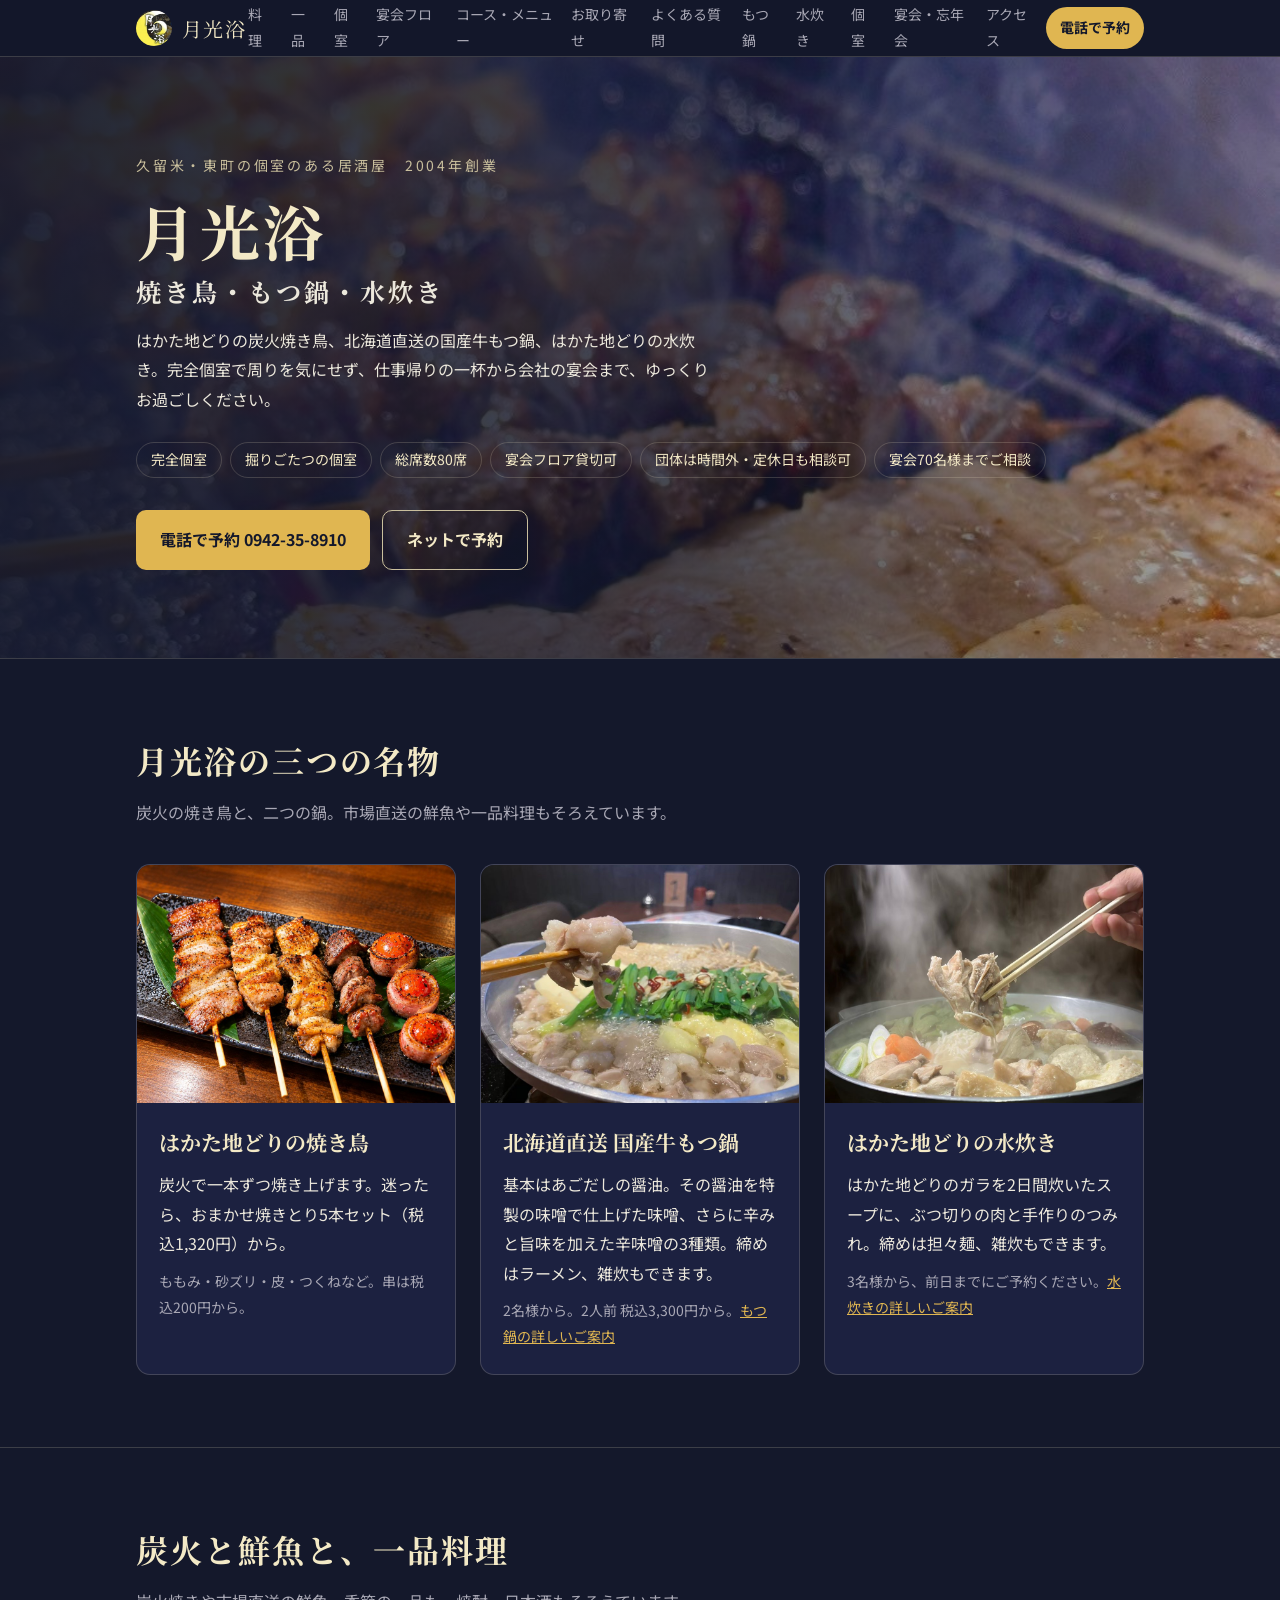
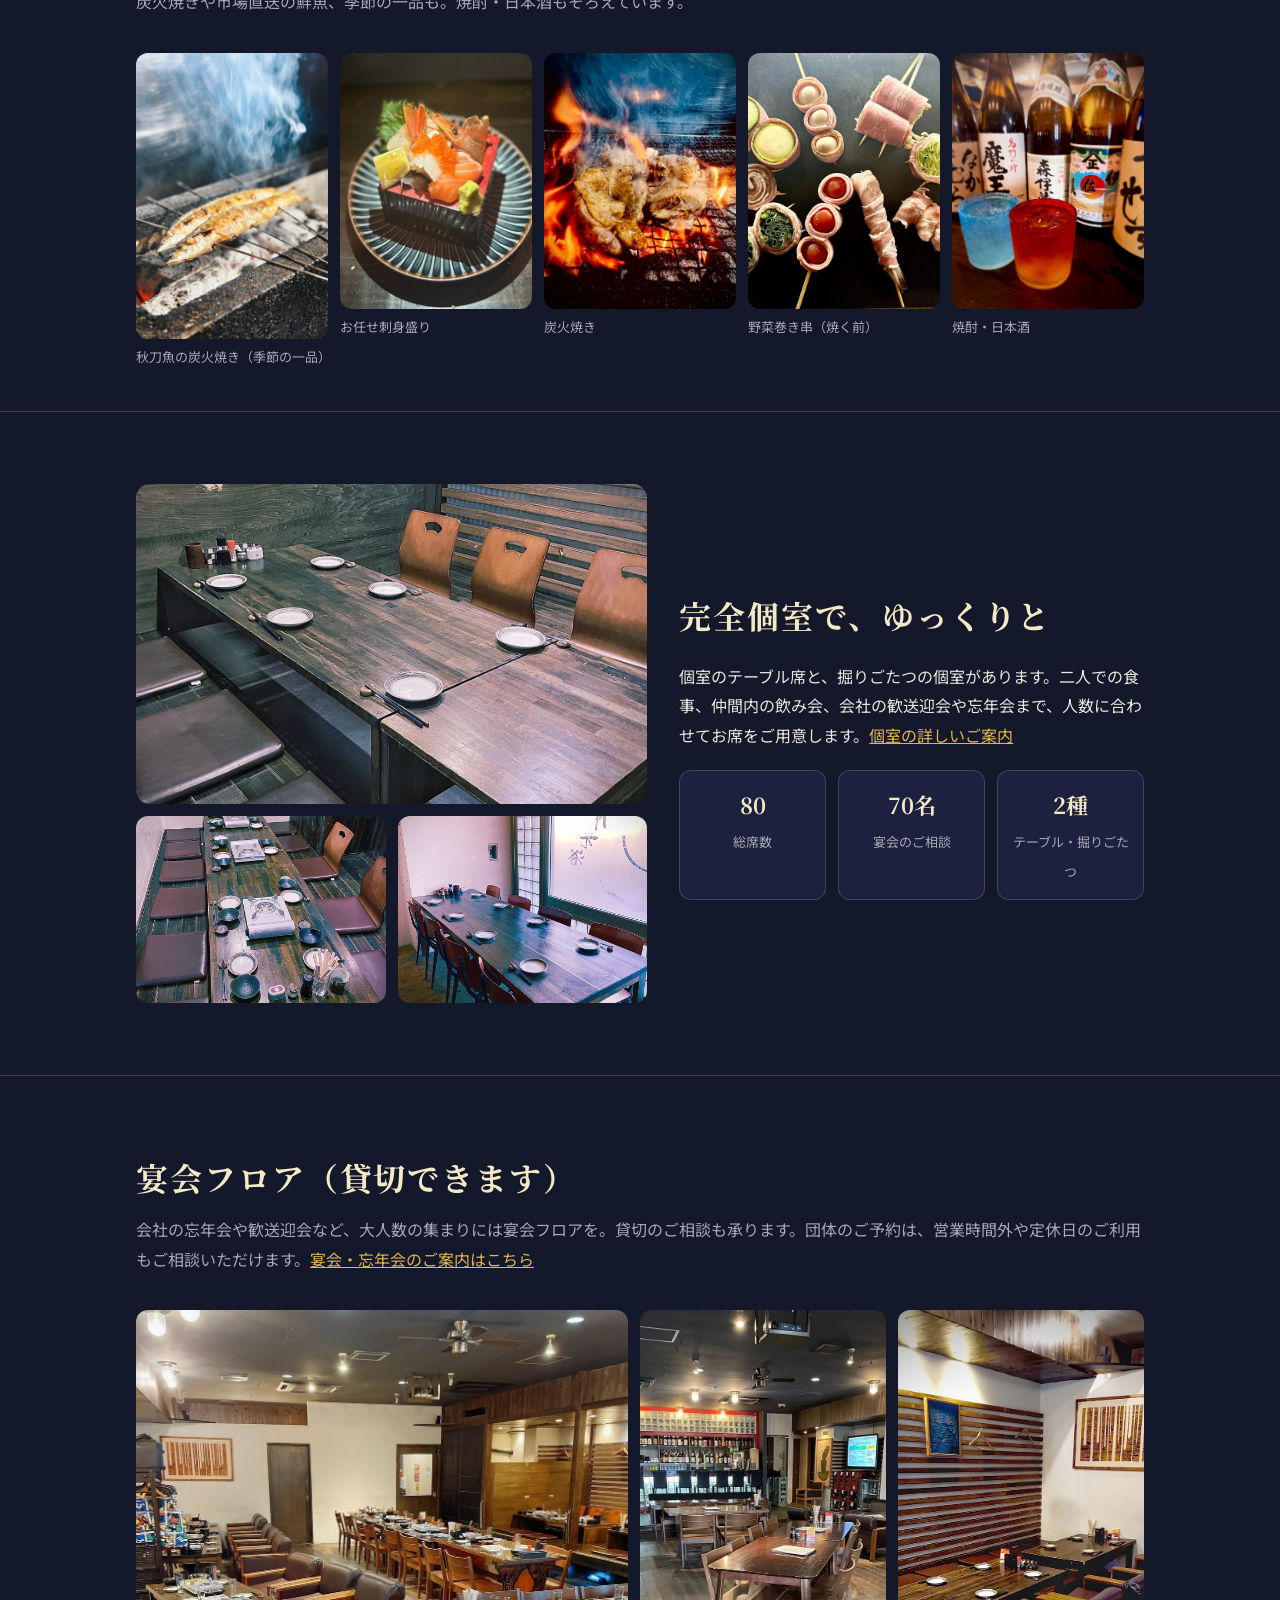
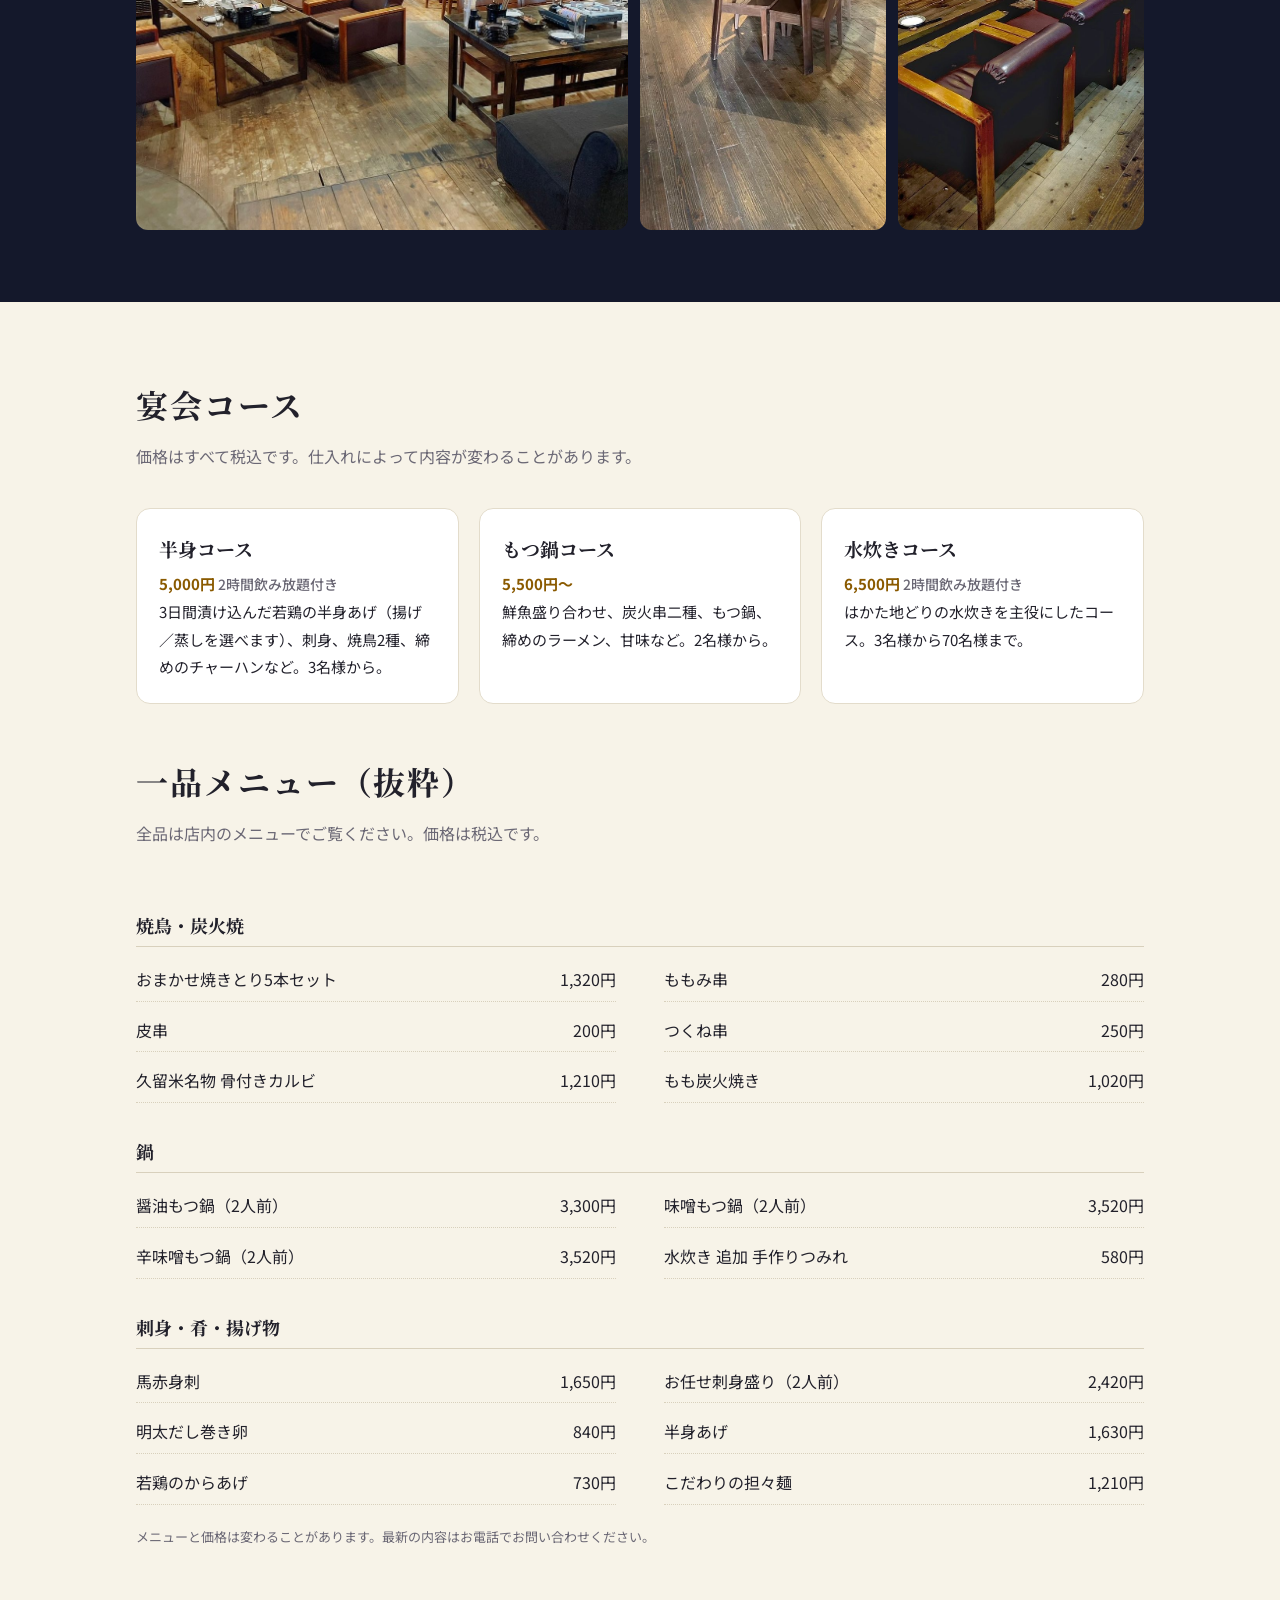
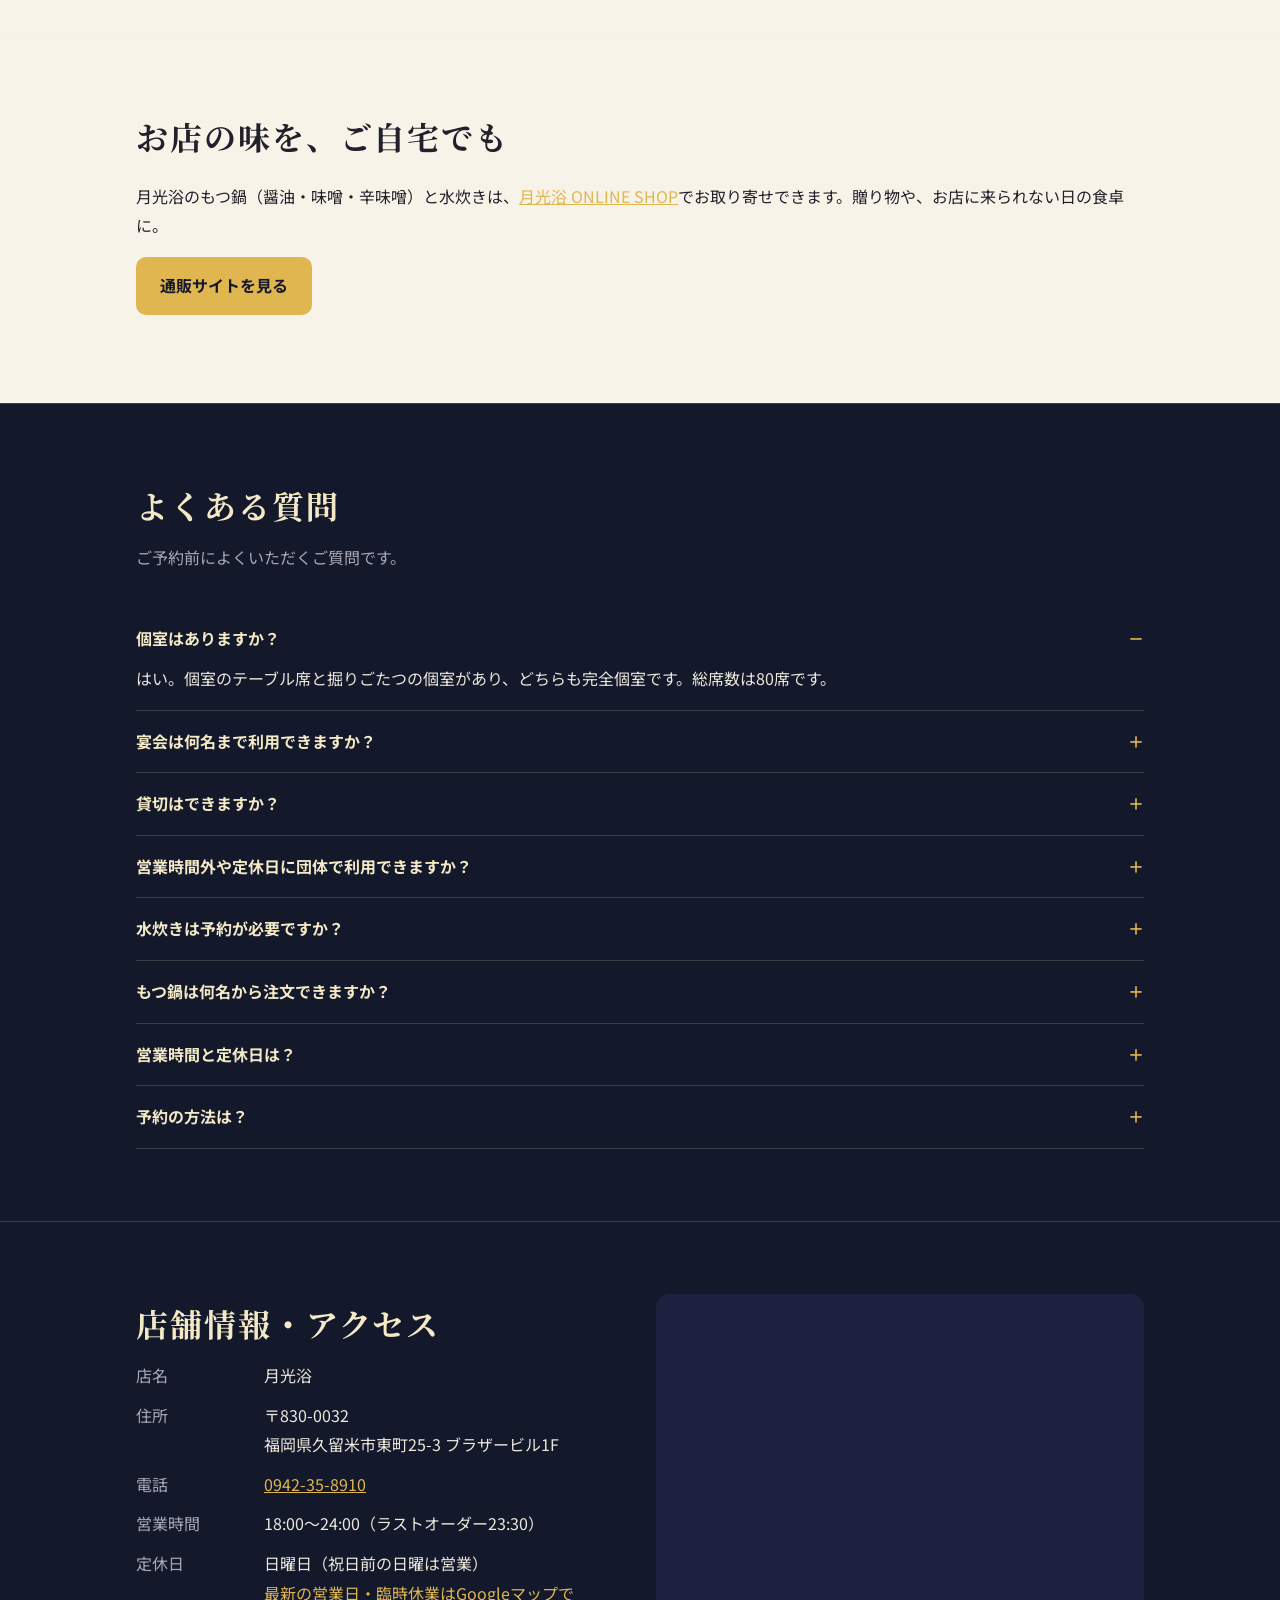
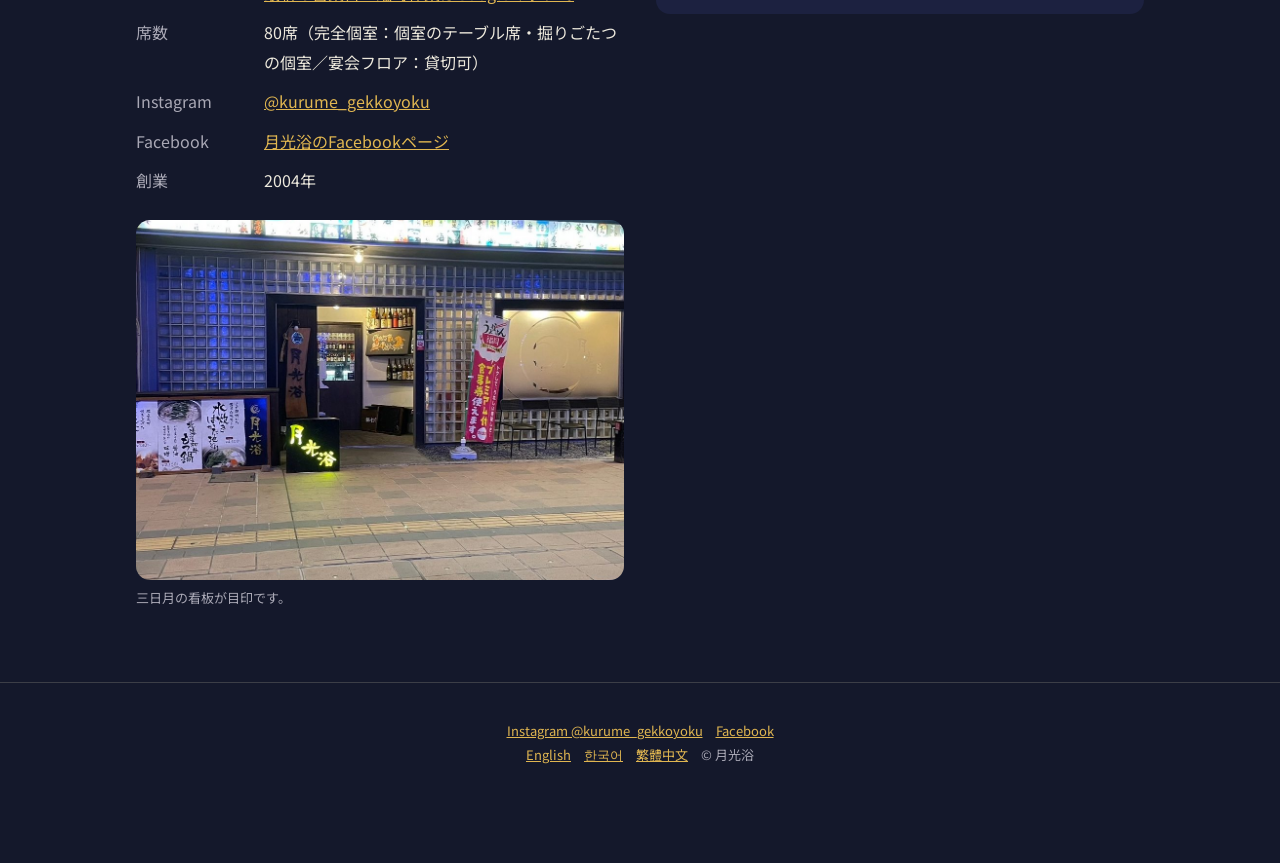
<file: index.html>
<!doctype html>
<html lang="ja">
<head>
<meta name="google-site-verification" content="cUD_s_K6UNd8lzvkbgrQ7DsgsO1ivqpZCBE9WH7XTWg" />
<meta charset="utf-8">
<meta name="viewport" content="width=device-width, initial-scale=1">
<title>月光浴｜久留米 個室のある居酒屋・焼き鳥・もつ鍋・水炊き</title>
<meta name="description" content="久留米・東町の居酒屋「月光浴」。完全個室・掘りごたつの個室あり。はかた地どりの炭火焼き鳥、北海道直送の国産牛もつ鍋、はかた地どりの水炊き。総席数80席で、少人数のお食事から会社の宴会まで。ご予約は0942-35-8910。">
<meta property="og:type" content="restaurant">
<meta property="og:title" content="月光浴｜久留米 個室のある居酒屋">
<meta property="og:description" content="はかた地どりの焼き鳥・もつ鍋・水炊き。完全個室の居酒屋（久留米・東町、2004年創業）">
<meta property="og:image" content="https://imprint283-boop.github.io/gekkoyoku/images/og.jpg">
<meta property="og:url" content="https://imprint283-boop.github.io/gekkoyoku/">
<link rel="canonical" href="https://imprint283-boop.github.io/gekkoyoku/">
<link rel="alternate" hreflang="ja" href="https://imprint283-boop.github.io/gekkoyoku/">
<link rel="alternate" hreflang="en" href="https://imprint283-boop.github.io/gekkoyoku/en/">
<link rel="alternate" hreflang="ko" href="https://imprint283-boop.github.io/gekkoyoku/ko/">
<link rel="alternate" hreflang="zh-Hant" href="https://imprint283-boop.github.io/gekkoyoku/zh-hant/">
<link rel="alternate" hreflang="x-default" href="https://imprint283-boop.github.io/gekkoyoku/">
<meta name="theme-color" content="#14182b">
<link rel="preconnect" href="https://fonts.googleapis.com">
<link rel="preconnect" href="https://fonts.gstatic.com" crossorigin>
<link href="https://fonts.googleapis.com/css2?family=Noto+Serif+JP:wght@500;700&family=Noto+Sans+JP:wght@400;500;700&display=swap" rel="stylesheet">

<script type="application/ld+json">
{
  "@context": "https://schema.org",
  "@type": "Restaurant",
  "@id": "https://imprint283-boop.github.io/gekkoyoku/#restaurant",
  "name": "月光浴",
  "alternateName": "月光浴",
  "url": "https://imprint283-boop.github.io/gekkoyoku/",
  "description": "久留米・東町の個室のある居酒屋。はかた地どりの炭火焼き鳥、北海道直送の国産牛もつ鍋、はかた地どりの水炊き。完全個室、総席数80席。2004年創業。",
  "image": [
    "https://imprint283-boop.github.io/gekkoyoku/images/og.jpg",
    "https://imprint283-boop.github.io/gekkoyoku/images/yakitori.jpg",
    "https://imprint283-boop.github.io/gekkoyoku/images/motsunabe.jpg",
    "https://imprint283-boop.github.io/gekkoyoku/images/mizutaki.jpg",
    "https://imprint283-boop.github.io/gekkoyoku/images/koshitsu.jpg",
    "https://imprint283-boop.github.io/gekkoyoku/images/gaikan.jpg"
  ],
  "logo": "https://imprint283-boop.github.io/gekkoyoku/images/logo.jpg",
  "foundingDate": "2004-11",
  "telephone": "+81-942-35-8910",
  "address": {
    "@type": "PostalAddress",
    "streetAddress": "東町25-3 ブラザービル1F",
    "addressLocality": "久留米市",
    "addressRegion": "福岡県",
    "postalCode": "830-0032",
    "addressCountry": "JP"
  },
  "geo": {
    "@type": "GeoCoordinates",
    "latitude": 33.3133041,
    "longitude": 130.5167326
  },
  "hasMap": "https://www.google.com/maps/search/?api=1&query=%E6%9C%88%E5%85%89%E6%B5%B4%20%E4%B9%85%E7%95%99%E7%B1%B3%E5%B8%82%E6%9D%B1%E7%94%BA25-3",
  "openingHoursSpecification": [
    {
      "@type": "OpeningHoursSpecification",
      "dayOfWeek": [
        "Monday",
        "Tuesday",
        "Wednesday",
        "Thursday",
        "Friday",
        "Saturday"
      ],
      "opens": "18:00",
      "closes": "24:00"
    }
  ],
  "servesCuisine": [
    "居酒屋",
    "焼き鳥",
    "もつ鍋",
    "水炊き"
  ],
  "acceptsReservations": true,
  "maximumAttendeeCapacity": 80,
  "hasMenu": {
    "@type": "Menu",
    "name": "月光浴のメニュー（抜粋・税込）",
    "hasMenuSection": [
      {
        "@type": "MenuSection",
        "name": "宴会コース",
        "hasMenuItem": [
          {
            "@type": "MenuItem",
            "name": "半身コース（2時間飲み放題付き）",
            "offers": {
              "@type": "Offer",
              "price": "5000",
              "priceCurrency": "JPY"
            },
            "description": "若鶏の半身あげ、刺身、焼鳥2種、締めのチャーハンなど。3名様から。"
          },
          {
            "@type": "MenuItem",
            "name": "もつ鍋コース",
            "offers": {
              "@type": "Offer",
              "price": "5500",
              "priceCurrency": "JPY"
            },
            "description": "鮮魚盛り合わせ、炭火串二種、もつ鍋、締めのラーメン、甘味など。2名様から。5,500円〜。"
          },
          {
            "@type": "MenuItem",
            "name": "水炊きコース（2時間飲み放題付き）",
            "offers": {
              "@type": "Offer",
              "price": "6500",
              "priceCurrency": "JPY"
            },
            "description": "はかた地どりの水炊きのコース。3名様から70名様まで。"
          }
        ]
      },
      {
        "@type": "MenuSection",
        "name": "焼鳥・炭火焼",
        "hasMenuItem": [
          {
            "@type": "MenuItem",
            "name": "おまかせ焼きとり5本セット",
            "offers": {
              "@type": "Offer",
              "price": "1320",
              "priceCurrency": "JPY"
            }
          },
          {
            "@type": "MenuItem",
            "name": "ももみ串",
            "offers": {
              "@type": "Offer",
              "price": "280",
              "priceCurrency": "JPY"
            }
          },
          {
            "@type": "MenuItem",
            "name": "皮串",
            "offers": {
              "@type": "Offer",
              "price": "200",
              "priceCurrency": "JPY"
            }
          },
          {
            "@type": "MenuItem",
            "name": "つくね串",
            "offers": {
              "@type": "Offer",
              "price": "250",
              "priceCurrency": "JPY"
            }
          },
          {
            "@type": "MenuItem",
            "name": "久留米名物 骨付きカルビ",
            "offers": {
              "@type": "Offer",
              "price": "1210",
              "priceCurrency": "JPY"
            }
          },
          {
            "@type": "MenuItem",
            "name": "もも炭火焼き",
            "offers": {
              "@type": "Offer",
              "price": "1020",
              "priceCurrency": "JPY"
            }
          }
        ]
      },
      {
        "@type": "MenuSection",
        "name": "鍋",
        "hasMenuItem": [
          {
            "@type": "MenuItem",
            "name": "醤油もつ鍋（2人前）",
            "offers": {
              "@type": "Offer",
              "price": "3300",
              "priceCurrency": "JPY"
            }
          },
          {
            "@type": "MenuItem",
            "name": "味噌もつ鍋（2人前）",
            "offers": {
              "@type": "Offer",
              "price": "3520",
              "priceCurrency": "JPY"
            }
          },
          {
            "@type": "MenuItem",
            "name": "辛味噌もつ鍋（2人前）",
            "offers": {
              "@type": "Offer",
              "price": "3520",
              "priceCurrency": "JPY"
            }
          }
        ]
      },
      {
        "@type": "MenuSection",
        "name": "刺身・肴・揚げ物",
        "hasMenuItem": [
          {
            "@type": "MenuItem",
            "name": "馬赤身刺",
            "offers": {
              "@type": "Offer",
              "price": "1650",
              "priceCurrency": "JPY"
            }
          },
          {
            "@type": "MenuItem",
            "name": "お任せ刺身盛り（2人前）",
            "offers": {
              "@type": "Offer",
              "price": "2420",
              "priceCurrency": "JPY"
            }
          },
          {
            "@type": "MenuItem",
            "name": "明太だし巻き卵",
            "offers": {
              "@type": "Offer",
              "price": "840",
              "priceCurrency": "JPY"
            }
          },
          {
            "@type": "MenuItem",
            "name": "半身あげ",
            "offers": {
              "@type": "Offer",
              "price": "1630",
              "priceCurrency": "JPY"
            }
          },
          {
            "@type": "MenuItem",
            "name": "若鶏のからあげ",
            "offers": {
              "@type": "Offer",
              "price": "730",
              "priceCurrency": "JPY"
            }
          },
          {
            "@type": "MenuItem",
            "name": "こだわりの担々麺",
            "offers": {
              "@type": "Offer",
              "price": "1210",
              "priceCurrency": "JPY"
            }
          }
        ]
      }
    ]
  },
  "currenciesAccepted": "JPY",
  "amenityFeature": [
    {
      "@type": "LocationFeatureSpecification",
      "name": "完全個室",
      "value": true
    },
    {
      "@type": "LocationFeatureSpecification",
      "name": "掘りごたつの個室",
      "value": true
    },
    {
      "@type": "LocationFeatureSpecification",
      "name": "宴会フロア（貸切可）",
      "value": true
    },
    {
      "@type": "LocationFeatureSpecification",
      "name": "総席数80席",
      "value": true
    }
  ],
  "sameAs": [
    "https://tabelog.com/fukuoka/A4008/A400801/40008478/",
    "https://r.gnavi.co.jp/faw2800/",
    "https://www.instagram.com/kurume_gekkoyoku/",
    "https://www.facebook.com/profile.php?id=61574297613695",
    "https://gekkoyoku.com/"
  ]
}
</script>
<script type="application/ld+json">
{
  "@context": "https://schema.org",
  "@type": "FAQPage",
  "mainEntity": [
    { "@type": "Question", "name": "個室はありますか？",
      "acceptedAnswer": { "@type": "Answer", "text": "はい。個室のテーブル席と掘りごたつの個室があり、どちらも完全個室です。総席数は80席です。" } },
    { "@type": "Question", "name": "宴会は何名まで利用できますか？",
      "acceptedAnswer": { "@type": "Answer", "text": "宴会コースは70名様までご相談いただけます。人数や日時に合わせたお席は、お電話（0942-35-8910）でご相談ください。" } },
    { "@type": "Question", "name": "貸切はできますか？",
      "acceptedAnswer": { "@type": "Answer", "text": "はい。宴会フロアの貸切をご相談いただけます。日時と人数をお電話（0942-35-8910）でお知らせください。" } },
    { "@type": "Question", "name": "営業時間外や定休日に団体で利用できますか？",
      "acceptedAnswer": { "@type": "Answer", "text": "はい。団体のご予約は、営業時間外や定休日のご利用もご相談いただけます。日時と人数をお電話（0942-35-8910）でお知らせください。" } },
    { "@type": "Question", "name": "水炊きは予約が必要ですか？",
      "acceptedAnswer": { "@type": "Answer", "text": "はかた地どりの水炊きは3名様から、前日までのご予約が必要です。" } },
    { "@type": "Question", "name": "もつ鍋は何名から注文できますか？",
      "acceptedAnswer": { "@type": "Answer", "text": "もつ鍋は2名様からご注文いただけます。味は醤油・味噌・辛味噌の3種類です。" } },
    { "@type": "Question", "name": "営業時間と定休日は？",
      "acceptedAnswer": { "@type": "Answer", "text": "営業時間は18:00〜24:00（ラストオーダー23:30）です。定休日は日曜日ですが、祝日前の日曜は営業します。休業日は暦によって変わるため、最新の営業日はGoogleマップでご確認ください。" } },
    { "@type": "Question", "name": "予約の方法は？",
      "acceptedAnswer": { "@type": "Answer", "text": "お電話（0942-35-8910）のほか、食べログ・ぐるなびのネット予約もご利用いただけます。" } }
  ]
}
</script>

<link rel="preload" as="image" href="images/hero.jpg">
<link rel="stylesheet" href="style.css">
</head>
<body>

<header class="bar">
  <div class="wrap">
    <a class="logo" href="#top"><img src="https://imprint283-boop.github.io/gekkoyoku/images/logo.jpg" alt="" width="36" height="36">月光浴</a>
    <nav aria-label="ページ内">
      <a href="#ryouri">料理</a>
      <a href="#ippin">一品</a>
      <a href="#koshitsu">個室</a>
      <a href="#enkai">宴会フロア</a>
      <a href="#menu">コース・メニュー</a>
      <a href="#otoriyose">お取り寄せ</a>
      <a href="#faq">よくある質問</a>
      <a href="motsunabe/">もつ鍋</a>
      <a href="mizutaki/">水炊き</a>
      <a href="koshitsu/">個室</a>
      <a href="enkai/">宴会・忘年会</a>
      <a href="#access">アクセス</a>
    </nav>
    <a class="tel-btn" href="tel:0942358910">電話で予約</a>
  </div>
</header>

<main id="top">
  <div class="hero">
    <div class="wrap">
      <p class="eyebrow">久留米・東町の個室のある居酒屋　2004年創業</p>
      <h1>月光浴<small>焼き鳥・もつ鍋・水炊き</small></h1>
      <p class="lead">はかた地どりの炭火焼き鳥、北海道直送の国産牛もつ鍋、はかた地どりの水炊き。完全個室で周りを気にせず、仕事帰りの一杯から会社の宴会まで、ゆっくりお過ごしください。</p>
      <ul class="chips">
        <li>完全個室</li><li>掘りごたつの個室</li><li>総席数80席</li><li>宴会フロア貸切可</li><li>団体は時間外・定休日も相談可</li><li>宴会70名様までご相談</li>
      </ul>
      <div class="cta">
        <a class="btn primary" href="tel:0942358910">電話で予約 0942-35-8910</a>
        <a class="btn ghost" href="https://tabelog.com/fukuoka/A4008/A400801/40008478/" rel="noopener">ネットで予約</a>
      </div>
    </div>
  </div>

  <section id="ryouri">
    <div class="wrap">
      <h2>月光浴の三つの名物</h2>
      <p class="sub">炭火の焼き鳥と、二つの鍋。市場直送の鮮魚や一品料理もそろえています。</p>
      <div class="dishes">
        <article class="dish">
          <img class="photo" src="https://imprint283-boop.github.io/gekkoyoku/images/yakitori.jpg" alt="炭火で焼いている焼き鳥" width="1000" height="750" loading="lazy">
          <div class="body">
            <h3>はかた地どりの焼き鳥</h3>
            <p>炭火で一本ずつ焼き上げます。迷ったら、おまかせ焼きとり5本セット（税込1,320円）から。</p>
            <p class="note">ももみ・砂ズリ・皮・つくねなど。串は税込200円から。</p>
          </div>
        </article>
        <article class="dish">
          <img class="photo" src="https://imprint283-boop.github.io/gekkoyoku/images/motsunabe.jpg" alt="湯気の立つもつ鍋" width="1000" height="750" loading="lazy">
          <div class="body">
            <h3>北海道直送 国産牛もつ鍋</h3>
            <p>基本はあごだしの醤油。その醤油を特製の味噌で仕上げた味噌、さらに辛みと旨味を加えた辛味噌の3種類。締めはラーメン、雑炊もできます。</p>
            <p class="note">2名様から。2人前 税込3,300円から。<a href="motsunabe/">もつ鍋の詳しいご案内</a></p>
          </div>
        </article>
        <article class="dish">
          <img class="photo" src="https://imprint283-boop.github.io/gekkoyoku/images/mizutaki.jpg" alt="はかた地どりの水炊き" width="1000" height="750" loading="lazy">
          <div class="body">
            <h3>はかた地どりの水炊き</h3>
            <p>はかた地どりのガラを2日間炊いたスープに、ぶつ切りの肉と手作りのつみれ。締めは担々麺、雑炊もできます。</p>
            <p class="note">3名様から、前日までにご予約ください。<a href="mizutaki/">水炊きの詳しいご案内</a></p>
          </div>
        </article>
      </div>
    </div>
  </section>

  <section id="ippin">
    <div class="wrap">
      <h2>炭火と鮮魚と、一品料理</h2>
      <p class="sub">炭火焼きや市場直送の鮮魚、季節の一品も。焼酎・日本酒もそろえています。</p>
      <div class="gallery">
        <figure><img src="https://imprint283-boop.github.io/gekkoyoku/images/sanma.jpg" width="900" height="1200" alt="炭火で焼く秋刀魚" loading="lazy"><figcaption>秋刀魚の炭火焼き（季節の一品）</figcaption></figure>
        <figure><img src="https://imprint283-boop.github.io/gekkoyoku/images/sashimi.jpg" width="900" height="1085" alt="お任せ刺身盛り" loading="lazy"><figcaption>お任せ刺身盛り</figcaption></figure>
        <figure><img src="https://imprint283-boop.github.io/gekkoyoku/images/momo.jpg" width="900" height="1200" alt="炭火で焼く鶏肉" loading="lazy"><figcaption>炭火焼き</figcaption></figure>
        <figure><img src="https://imprint283-boop.github.io/gekkoyoku/images/makigushi.jpg" width="900" height="666" alt="焼く前の野菜巻き串" loading="lazy"><figcaption>野菜巻き串（焼く前）</figcaption></figure>
        <figure><img src="https://imprint283-boop.github.io/gekkoyoku/images/shochu.jpg" width="900" height="1200" alt="焼酎のボトルとグラス" loading="lazy"><figcaption>焼酎・日本酒</figcaption></figure>
      </div>
    </div>
  </section>

  <section id="koshitsu">
    <div class="wrap room">
      <div>
        <img class="photo" src="https://imprint283-boop.github.io/gekkoyoku/images/koshitsu.jpg" alt="掘りごたつの個室" width="1200" height="1600" loading="lazy">
        <div class="room-sub">
          <img src="https://imprint283-boop.github.io/gekkoyoku/images/horigotatsu.jpg" width="900" height="1200" alt="鍋の準備ができた掘りごたつの個室" loading="lazy">
          <img src="https://imprint283-boop.github.io/gekkoyoku/images/table-room.jpg" width="900" height="1200" alt="窓のある個室のテーブル席" loading="lazy">
        </div>
      </div>
      <div>
        <h2>完全個室で、ゆっくりと</h2>
        <p>個室のテーブル席と、掘りごたつの個室があります。二人での食事、仲間内の飲み会、会社の歓送迎会や忘年会まで、人数に合わせてお席をご用意します。<a href="koshitsu/">個室の詳しいご案内</a></p>
        <ul class="facts">
          <li><b>80</b><small>総席数</small></li>
          <li><b>70名</b><small>宴会のご相談</small></li>
          <li><b>2種</b><small>テーブル・掘りごたつ</small></li>
        </ul>
      </div>
    </div>
  </section>

  <section id="enkai">
    <div class="wrap">
      <h2>宴会フロア（貸切できます）</h2>
      <p class="sub">会社の忘年会や歓送迎会など、大人数の集まりには宴会フロアを。貸切のご相談も承ります。団体のご予約は、営業時間外や定休日のご利用もご相談いただけます。<a href="enkai/">宴会・忘年会のご案内はこちら</a></p>
      <div class="floor">
        <img src="https://imprint283-boop.github.io/gekkoyoku/images/floor.jpg" width="1000" height="1333" alt="長テーブルが並ぶ宴会フロア" loading="lazy">
        <img src="https://imprint283-boop.github.io/gekkoyoku/images/counter.jpg" width="1000" height="1333" alt="カウンターとテーブル席のあるフロア" loading="lazy">
        <img src="https://imprint283-boop.github.io/gekkoyoku/images/sofa.jpg" width="1000" height="1333" alt="ソファ席" loading="lazy">
      </div>
    </div>
  </section>

  <section id="menu" class="paper">
    <div class="wrap">
      <h2>宴会コース</h2>
      <p class="sub">価格はすべて税込です。仕入れによって内容が変わることがあります。</p>
      <div class="courses">
        <div class="course">
          <h3>半身コース</h3>
          <p class="price">5,000円 <small>2時間飲み放題付き</small></p>
          <p>3日間漬け込んだ若鶏の半身あげ（揚げ／蒸しを選べます）、刺身、焼鳥2種、締めのチャーハンなど。3名様から。</p>
        </div>
        <div class="course">
          <h3>もつ鍋コース</h3>
          <p class="price">5,500円〜</p>
          <p>鮮魚盛り合わせ、炭火串二種、もつ鍋、締めのラーメン、甘味など。2名様から。</p>
        </div>
        <div class="course">
          <h3>水炊きコース</h3>
          <p class="price">6,500円 <small>2時間飲み放題付き</small></p>
          <p>はかた地どりの水炊きを主役にしたコース。3名様から70名様まで。</p>
        </div>
      </div>

      <h2>一品メニュー（抜粋）</h2>
      <p class="sub">全品は店内のメニューでご覧ください。価格は税込です。</p>
      <div class="menu">
        <h3>焼鳥・炭火焼</h3>
        <div class="item"><span>おまかせ焼きとり5本セット</span><span>1,320円</span></div>
        <div class="item"><span>ももみ串</span><span>280円</span></div>
        <div class="item"><span>皮串</span><span>200円</span></div>
        <div class="item"><span>つくね串</span><span>250円</span></div>
        <div class="item"><span>久留米名物 骨付きカルビ</span><span>1,210円</span></div>
        <div class="item"><span>もも炭火焼き</span><span>1,020円</span></div>
        <h3>鍋</h3>
        <div class="item"><span>醤油もつ鍋（2人前）</span><span>3,300円</span></div>
        <div class="item"><span>味噌もつ鍋（2人前）</span><span>3,520円</span></div>
        <div class="item"><span>辛味噌もつ鍋（2人前）</span><span>3,520円</span></div>
        <div class="item"><span>水炊き 追加 手作りつみれ</span><span>580円</span></div>
        <h3>刺身・肴・揚げ物</h3>
        <div class="item"><span>馬赤身刺</span><span>1,650円</span></div>
        <div class="item"><span>お任せ刺身盛り（2人前）</span><span>2,420円</span></div>
        <div class="item"><span>明太だし巻き卵</span><span>840円</span></div>
        <div class="item"><span>半身あげ</span><span>1,630円</span></div>
        <div class="item"><span>若鶏のからあげ</span><span>730円</span></div>
        <div class="item"><span>こだわりの担々麺</span><span>1,210円</span></div>
      </div>
      <p class="fine">メニューと価格は変わることがあります。最新の内容はお電話でお問い合わせください。</p>
    </div>
  </section>

  <section id="otoriyose" class="paper">
    <div class="wrap">
      <h2>お店の味を、ご自宅でも</h2>
      <p>月光浴のもつ鍋（醤油・味噌・辛味噌）と水炊きは、<a href="https://gekkoyoku.com/" rel="noopener">月光浴 ONLINE SHOP</a>でお取り寄せできます。贈り物や、お店に来られない日の食卓に。</p>
      <p><a class="btn primary" href="https://gekkoyoku.com/" rel="noopener">通販サイトを見る</a></p>
    </div>
  </section>

  <section id="faq">
    <div class="wrap">
      <h2>よくある質問</h2>
      <p class="sub">ご予約前によくいただくご質問です。</p>
      <details open><summary>個室はありますか？</summary><p>はい。個室のテーブル席と掘りごたつの個室があり、どちらも完全個室です。総席数は80席です。</p></details>
      <details><summary>宴会は何名まで利用できますか？</summary><p>宴会コースは70名様までご相談いただけます。人数や日時に合わせたお席は、お電話（0942-35-8910）でご相談ください。</p></details>
      <details><summary>貸切はできますか？</summary><p>はい。宴会フロアの貸切をご相談いただけます。日時と人数をお電話（0942-35-8910）でお知らせください。</p></details>
      <details><summary>営業時間外や定休日に団体で利用できますか？</summary><p>はい。団体のご予約は、営業時間外や定休日のご利用もご相談いただけます。日時と人数をお電話（0942-35-8910）でお知らせください。</p></details>
      <details><summary>水炊きは予約が必要ですか？</summary><p>はかた地どりの水炊きは3名様から、前日までのご予約が必要です。</p></details>
      <details><summary>もつ鍋は何名から注文できますか？</summary><p>もつ鍋は2名様からご注文いただけます。味は醤油・味噌・辛味噌の3種類です。</p></details>
      <details><summary>営業時間と定休日は？</summary><p>営業時間は18:00〜24:00（ラストオーダー23:30）です。定休日は日曜日ですが、祝日前の日曜は営業します。休業日は暦によって変わるため、最新の営業日は<a href="https://www.google.com/maps/search/?api=1&amp;query=%E6%9C%88%E5%85%89%E6%B5%B4%20%E4%B9%85%E7%95%99%E7%B1%B3%E5%B8%82%E6%9D%B1%E7%94%BA25-3" rel="noopener">Googleマップ</a>でご確認ください。</p></details>
      <details><summary>予約の方法は？</summary><p>お電話（0942-35-8910）のほか、<a href="https://tabelog.com/fukuoka/A4008/A400801/40008478/" rel="noopener">食べログ</a>・<a href="https://r.gnavi.co.jp/faw2800/" rel="noopener">ぐるなび</a>のネット予約もご利用いただけます。</p></details>
    </div>
  </section>

  <section id="access">
    <div class="wrap info">
      <div>
        <h2>店舗情報・アクセス</h2>
        <dl>
          <dt>店名</dt><dd>月光浴</dd>
          <dt>住所</dt><dd>〒830-0032<br>福岡県久留米市東町25-3 ブラザービル1F</dd>
          <dt>電話</dt><dd><a href="tel:0942358910">0942-35-8910</a></dd>
          <dt>営業時間</dt><dd>18:00〜24:00（ラストオーダー23:30）</dd>
          <dt>定休日</dt><dd>日曜日（祝日前の日曜は営業）<br><a href="https://www.google.com/maps/search/?api=1&amp;query=%E6%9C%88%E5%85%89%E6%B5%B4%20%E4%B9%85%E7%95%99%E7%B1%B3%E5%B8%82%E6%9D%B1%E7%94%BA25-3" rel="noopener">最新の営業日・臨時休業はGoogleマップで</a></dd>
          <dt>席数</dt><dd>80席（完全個室：個室のテーブル席・掘りごたつの個室／宴会フロア：貸切可）</dd>
          <dt>Instagram</dt><dd><a href="https://www.instagram.com/kurume_gekkoyoku/" rel="noopener">@kurume_gekkoyoku</a></dd>
          <dt>Facebook</dt><dd><a href="https://www.facebook.com/profile.php?id=61574297613695" rel="noopener">月光浴のFacebookページ</a></dd>
          <dt>創業</dt><dd>2004年</dd>
        </dl>
        <figure class="front"><img src="https://imprint283-boop.github.io/gekkoyoku/images/gaikan.jpg" width="1000" height="1333" alt="月光浴の店の入口" loading="lazy"><figcaption>三日月の看板が目印です。</figcaption></figure>
      </div>
      <iframe class="map" title="月光浴の地図" loading="lazy" referrerpolicy="no-referrer-when-downgrade"
        src="https://maps.google.com/maps?q=33.3133041,130.5167326&z=17&output=embed"></iframe>
    </div>
  </section>
</main>

<footer>
  <div class="wrap"><a href="https://www.instagram.com/kurume_gekkoyoku/" rel="noopener">Instagram @kurume_gekkoyoku</a>　<a href="https://www.facebook.com/profile.php?id=61574297613695" rel="noopener">Facebook</a>　<br><a href="en/" hreflang="en" lang="en">English</a>　<a href="ko/" hreflang="ko" lang="ko">한국어</a>　<a href="zh-hant/" hreflang="zh-Hant" lang="zh-Hant">繁體中文</a>　© 月光浴</div>
</footer>

<div class="float-tel"><a class="btn primary" href="tel:0942358910">電話で予約 0942-35-8910</a></div>

</body>
</html>
</file>
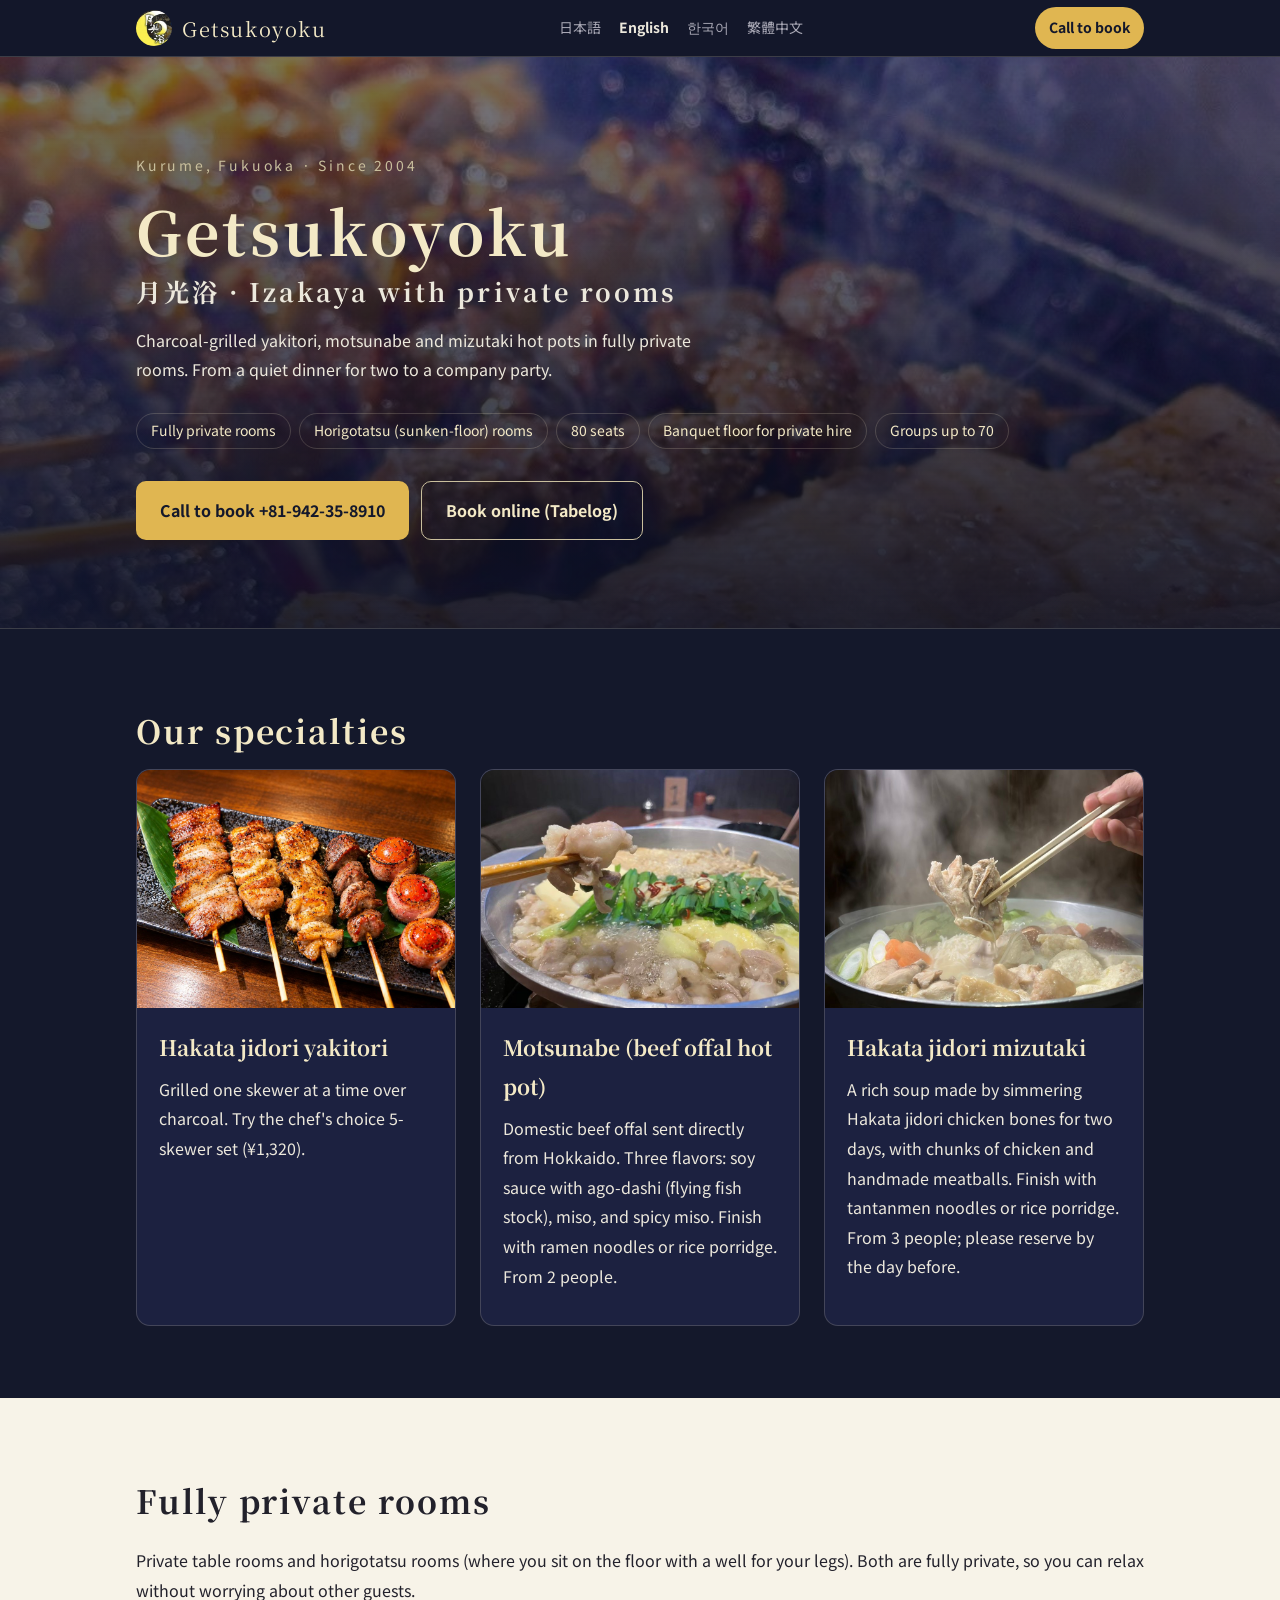
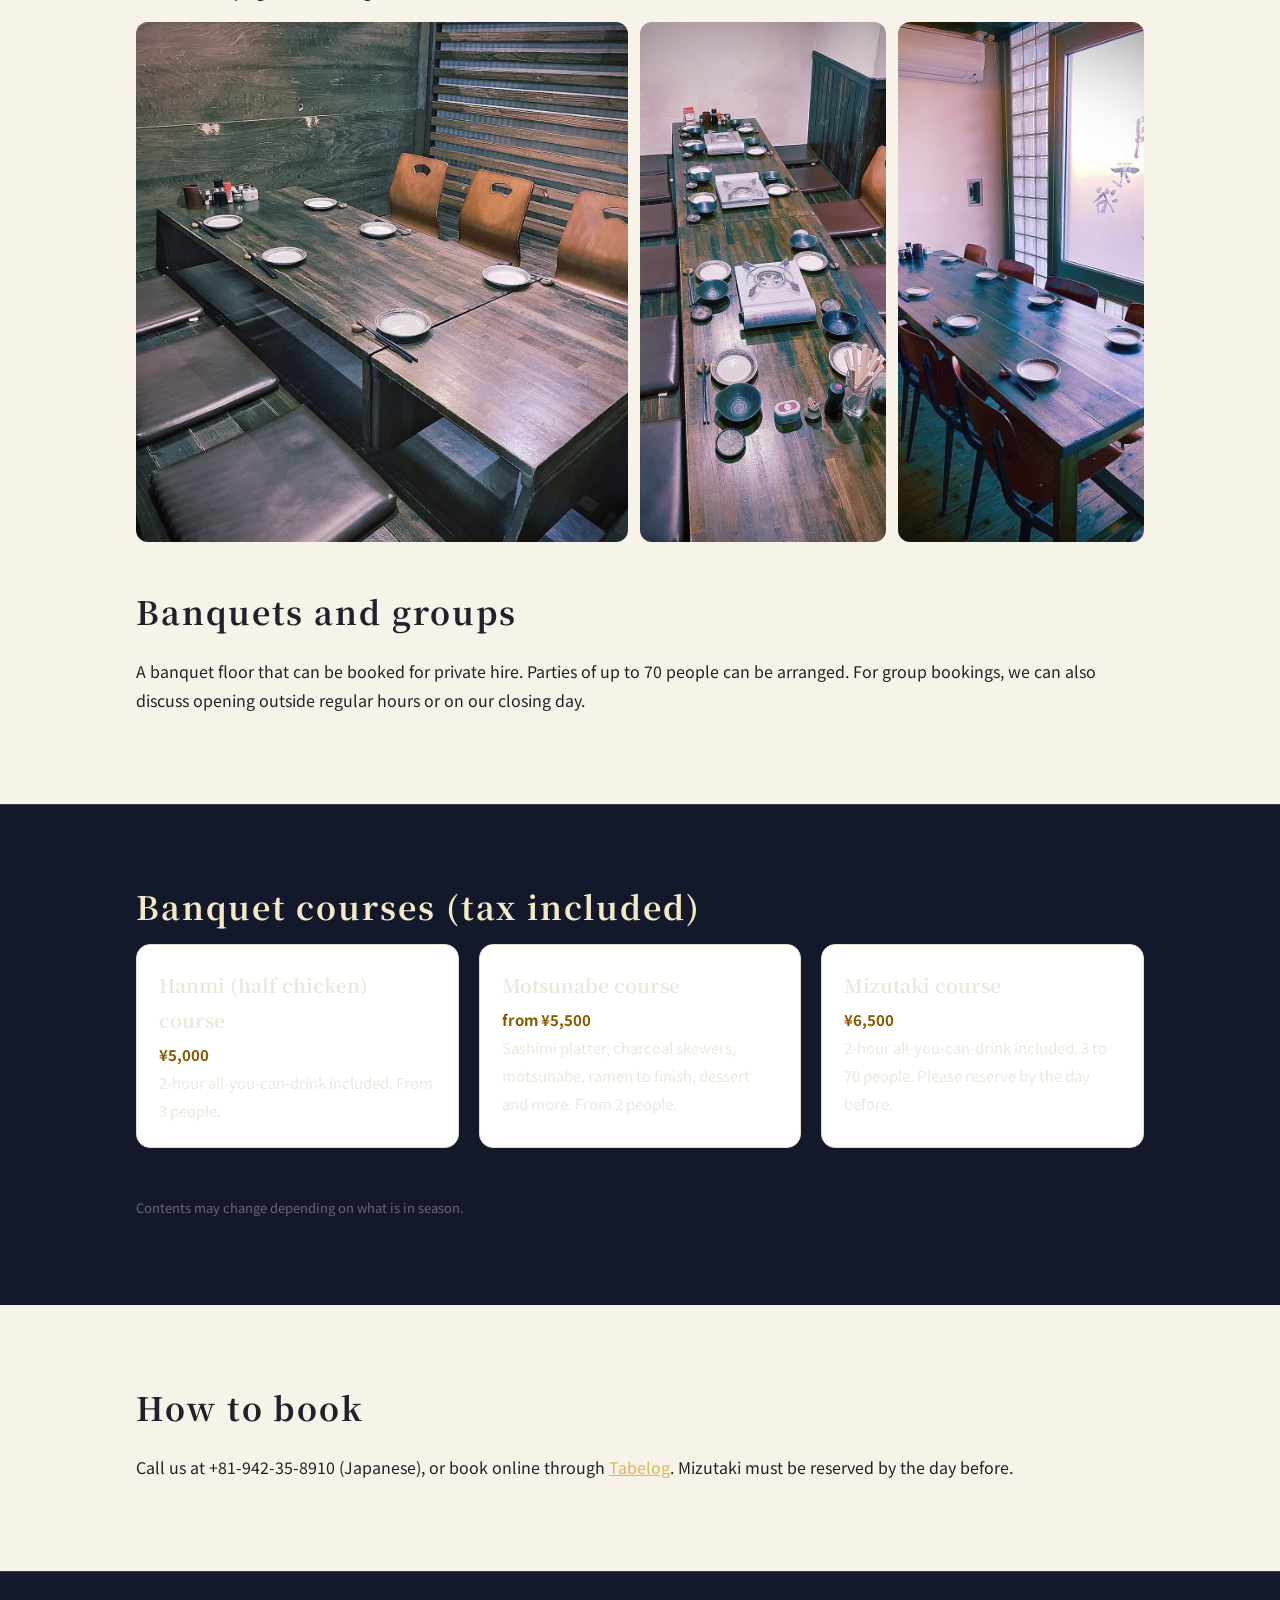
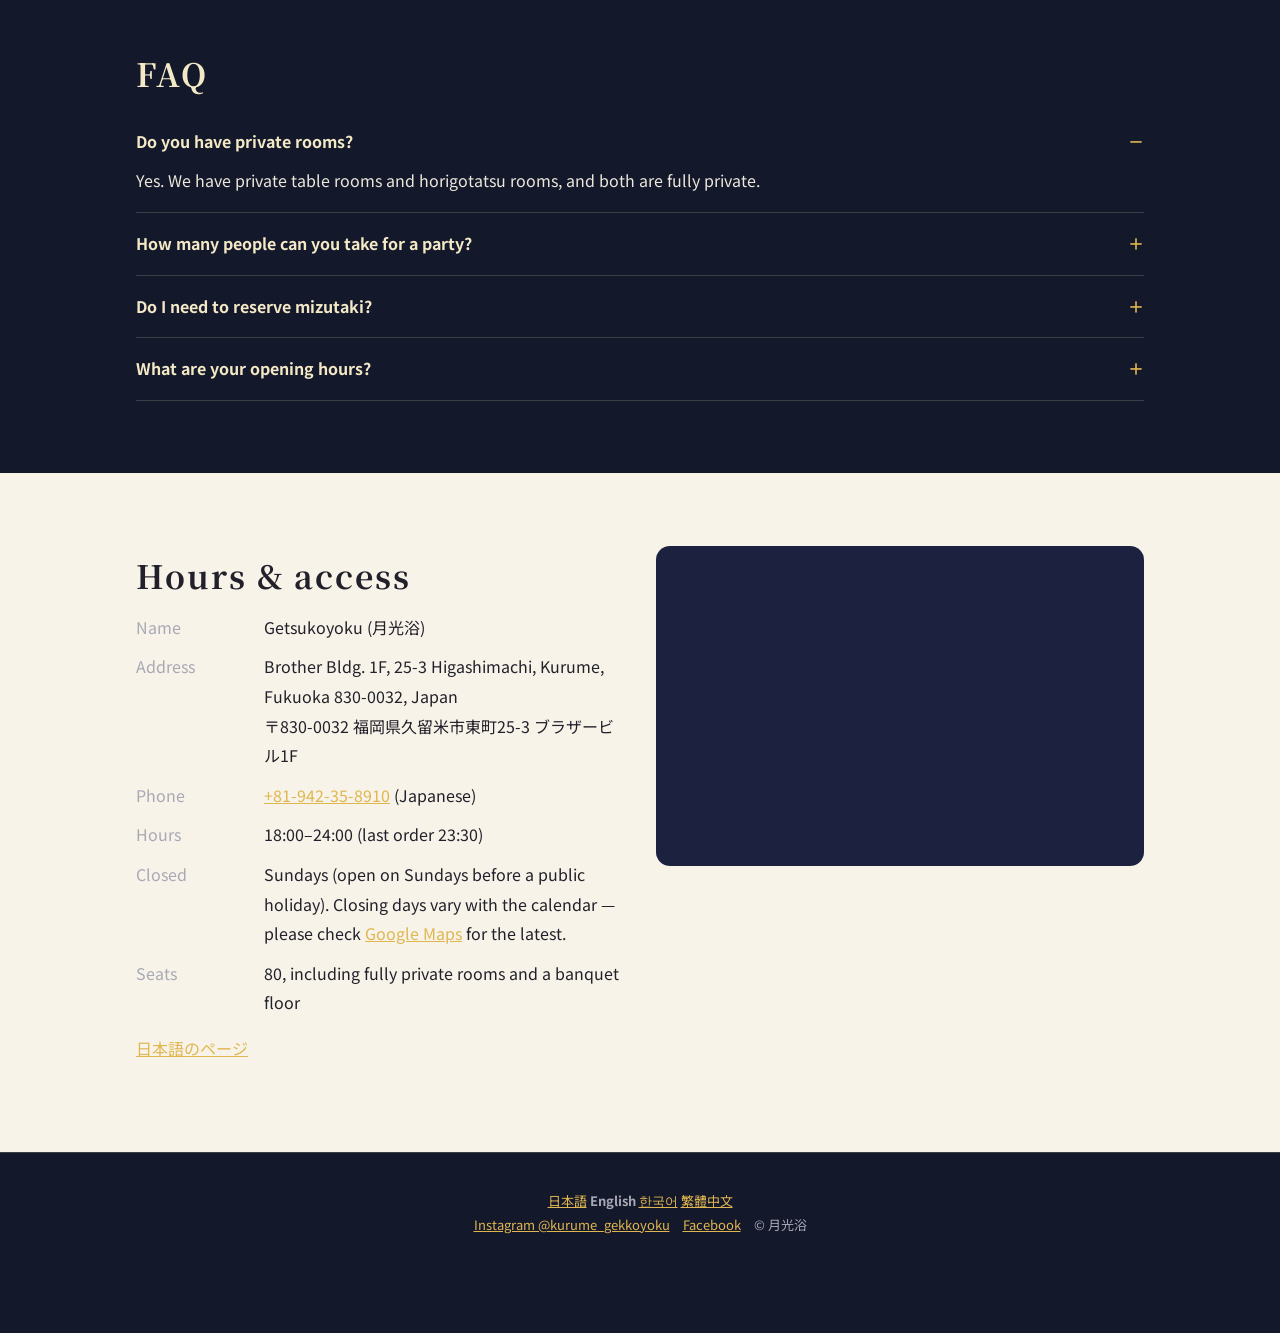
<file: en/index.html>
<!doctype html>
<html lang="en">
<head>
<meta charset="utf-8">
<meta name="viewport" content="width=device-width, initial-scale=1">
<title>Getsukoyoku | Izakaya with private rooms in Kurume, Fukuoka – yakitori, motsunabe, mizutaki</title>
<meta name="description" content="Getsukoyoku (月光浴) is an izakaya in Higashimachi, Kurume, Fukuoka, open since 2004. Charcoal-grilled Hakata jidori yakitori, motsunabe hot pot and mizutaki chicken hot pot, served in fully private rooms. Banquet floor for groups up to 70.">
<meta property="og:type" content="restaurant">
<meta property="og:title" content="Getsukoyoku | Izakaya with private rooms in Kurume, Fukuoka – yakitori, motsunabe, mizutaki">
<meta property="og:description" content="Getsukoyoku (月光浴) is an izakaya in Higashimachi, Kurume, Fukuoka, open since 2004. Charcoal-grilled Hakata jidori yakitori, motsunabe hot pot and mizutaki chicken hot pot, served in fully private rooms. Banquet floor for groups up to 70.">
<meta property="og:image" content="https://imprint283-boop.github.io/gekkoyoku/images/og.jpg">
<meta property="og:url" content="https://imprint283-boop.github.io/gekkoyoku/en/">
<link rel="canonical" href="https://imprint283-boop.github.io/gekkoyoku/en/">
<link rel="alternate" hreflang="ja" href="https://imprint283-boop.github.io/gekkoyoku/">
<link rel="alternate" hreflang="en" href="https://imprint283-boop.github.io/gekkoyoku/en/">
<link rel="alternate" hreflang="ko" href="https://imprint283-boop.github.io/gekkoyoku/ko/">
<link rel="alternate" hreflang="zh-Hant" href="https://imprint283-boop.github.io/gekkoyoku/zh-hant/">
<link rel="alternate" hreflang="x-default" href="https://imprint283-boop.github.io/gekkoyoku/">
<meta name="theme-color" content="#14182b">
<link rel="preconnect" href="https://fonts.googleapis.com">
<link rel="preconnect" href="https://fonts.gstatic.com" crossorigin>
<link href="https://fonts.googleapis.com/css2?family=Noto+Serif+JP:wght@500;700&family=Noto+Sans+JP:wght@400;500;700&display=swap" rel="stylesheet">
<link rel="stylesheet" href="../style.css">
<script type="application/ld+json">
{
  "@context": "https://schema.org",
  "@type": "Restaurant",
  "@id": "https://imprint283-boop.github.io/gekkoyoku/#restaurant",
  "name": "月光浴",
  "alternateName": "Getsukoyoku",
  "url": "https://imprint283-boop.github.io/gekkoyoku/",
  "telephone": "+81-942-35-8910",
  "inLanguage": "en",
  "description": "Getsukoyoku (月光浴) is an izakaya in Higashimachi, Kurume, Fukuoka, open since 2004. Charcoal-grilled Hakata jidori yakitori, motsunabe hot pot and mizutaki chicken hot pot, served in fully private rooms. Banquet floor for groups up to 70.",
  "address": {
    "@type": "PostalAddress",
    "streetAddress": "東町25-3 ブラザービル1F",
    "addressLocality": "久留米市",
    "addressRegion": "福岡県",
    "postalCode": "830-0032",
    "addressCountry": "JP"
  }
}
</script>
<script type="application/ld+json">
{
  "@context": "https://schema.org",
  "@type": "FAQPage",
  "inLanguage": "en",
  "about": {
    "@id": "https://imprint283-boop.github.io/gekkoyoku/#restaurant"
  },
  "mainEntity": [
    {
      "@type": "Question",
      "name": "Do you have private rooms?",
      "acceptedAnswer": {
        "@type": "Answer",
        "text": "Yes. We have private table rooms and horigotatsu rooms, and both are fully private."
      }
    },
    {
      "@type": "Question",
      "name": "How many people can you take for a party?",
      "acceptedAnswer": {
        "@type": "Answer",
        "text": "Parties of up to 70 people can be arranged, and the banquet floor can be booked for private hire."
      }
    },
    {
      "@type": "Question",
      "name": "Do I need to reserve mizutaki?",
      "acceptedAnswer": {
        "@type": "Answer",
        "text": "Yes. Mizutaki is for 3 or more people and must be reserved by the day before."
      }
    },
    {
      "@type": "Question",
      "name": "What are your opening hours?",
      "acceptedAnswer": {
        "@type": "Answer",
        "text": "18:00–24:00 (last order 23:30). Closed on Sundays, except Sundays before a public holiday. Please check Google Maps for the latest opening days."
      }
    }
  ]
}
</script>
</head>
<body>

<header class="bar">
  <div class="wrap">
    <a class="logo" href="./"><img src="https://imprint283-boop.github.io/gekkoyoku/images/logo.jpg" alt="" width="36" height="36">Getsukoyoku</a>
    <nav aria-label="Language">
      <a href="https://imprint283-boop.github.io/gekkoyoku/" hreflang="ja" lang="ja">日本語</a> <strong>English</strong> <a href="https://imprint283-boop.github.io/gekkoyoku/ko/" hreflang="ko" lang="ko">한국어</a> <a href="https://imprint283-boop.github.io/gekkoyoku/zh-hant/" hreflang="zh-Hant" lang="zh-Hant">繁體中文</a>
    </nav>
    <a class="tel-btn" href="tel:+81942358910">Call to book</a>
  </div>
</header>

<main id="top">
  <div class="hero" style="background-image:linear-gradient(180deg, rgba(14,17,36,.55), rgba(14,17,36,.92)), url(../images/hero.jpg)">
    <div class="wrap">
      <p class="eyebrow">Kurume, Fukuoka · Since 2004</p>
      <h1>Getsukoyoku<small>月光浴 · Izakaya with private rooms</small></h1>
      <p class="lead">Charcoal-grilled yakitori, motsunabe and mizutaki hot pots in fully private rooms. From a quiet dinner for two to a company party.</p>
      <ul class="chips"><li>Fully private rooms</li><li>Horigotatsu (sunken-floor) rooms</li><li>80 seats</li><li>Banquet floor for private hire</li><li>Groups up to 70</li></ul>
      <div class="cta">
        <a class="btn primary" href="tel:+81942358910">Call to book +81-942-35-8910</a>
        <a class="btn ghost" href="https://tabelog.com/fukuoka/A4008/A400801/40008478/" rel="noopener">Book online (Tabelog)</a>
      </div>
    </div>
  </div>

  <section>
    <div class="wrap">
      <h2>Our specialties</h2>
      <div class="dishes">
        <article class="dish">
          <img class="photo" src="https://imprint283-boop.github.io/gekkoyoku/images/yakitori.jpg" width="1000" height="750" alt="Charcoal-grilled yakitori" loading="lazy">
          <div class="body">
            <h3>Hakata jidori yakitori</h3>
            <p>Grilled one skewer at a time over charcoal. Try the chef's choice 5-skewer set (¥1,320).</p>
          </div>
        </article>
        <article class="dish">
          <img class="photo" src="https://imprint283-boop.github.io/gekkoyoku/images/motsunabe.jpg" width="1000" height="750" alt="Motsunabe hot pot" loading="lazy">
          <div class="body">
            <h3>Motsunabe (beef offal hot pot)</h3>
            <p>Domestic beef offal sent directly from Hokkaido. Three flavors: soy sauce with ago-dashi (flying fish stock), miso, and spicy miso. Finish with ramen noodles or rice porridge. From 2 people.</p>
          </div>
        </article>
        <article class="dish">
          <img class="photo" src="https://imprint283-boop.github.io/gekkoyoku/images/mizutaki.jpg" width="1000" height="750" alt="Mizutaki chicken hot pot" loading="lazy">
          <div class="body">
            <h3>Hakata jidori mizutaki</h3>
            <p>A rich soup made by simmering Hakata jidori chicken bones for two days, with chunks of chicken and handmade meatballs. Finish with tantanmen noodles or rice porridge. From 3 people; please reserve by the day before.</p>
          </div>
        </article>
      </div>
    </div>
  </section>

  <section class="paper">
    <div class="wrap">
      <h2>Fully private rooms</h2>
      <p>Private table rooms and horigotatsu rooms (where you sit on the floor with a well for your legs). Both are fully private, so you can relax without worrying about other guests.</p>
      <div class="floor"><img src="https://imprint283-boop.github.io/gekkoyoku/images/koshitsu.jpg" width="1200" height="1600" alt="Fully private rooms" loading="lazy"><img src="https://imprint283-boop.github.io/gekkoyoku/images/horigotatsu.jpg" width="900" height="1200" alt="Fully private rooms" loading="lazy"><img src="https://imprint283-boop.github.io/gekkoyoku/images/table-room.jpg" width="900" height="1200" alt="Fully private rooms" loading="lazy"></div>
      <h2 style="margin-top:40px">Banquets and groups</h2>
      <p>A banquet floor that can be booked for private hire. Parties of up to 70 people can be arranged. For group bookings, we can also discuss opening outside regular hours or on our closing day.</p>
    </div>
  </section>

  <section>
    <div class="wrap">
      <h2>Banquet courses (tax included)</h2>
      <div class="courses">
        <div class="course">
          <h3>Hanmi (half chicken) course</h3>
          <p class="price">¥5,000</p>
          <p>2-hour all-you-can-drink included. From 3 people.</p>
        </div>
        <div class="course">
          <h3>Motsunabe course</h3>
          <p class="price">from ¥5,500</p>
          <p>Sashimi platter, charcoal skewers, motsunabe, ramen to finish, dessert and more. From 2 people.</p>
        </div>
        <div class="course">
          <h3>Mizutaki course</h3>
          <p class="price">¥6,500</p>
          <p>2-hour all-you-can-drink included. 3 to 70 people. Please reserve by the day before.</p>
        </div>
      </div>
      <p class="fine">Contents may change depending on what is in season.</p>
    </div>
  </section>

  <section class="paper">
    <div class="wrap">
      <h2>How to book</h2>
      <p>Call us at +81-942-35-8910 (Japanese), or book online through <a href="https://tabelog.com/fukuoka/A4008/A400801/40008478/" rel="noopener">Tabelog</a>. Mizutaki must be reserved by the day before.</p>
    </div>
  </section>

  <section id="faq">
    <div class="wrap">
      <h2>FAQ</h2>
      <details open><summary>Do you have private rooms?</summary><p>Yes. We have private table rooms and horigotatsu rooms, and both are fully private.</p></details>
      <details><summary>How many people can you take for a party?</summary><p>Parties of up to 70 people can be arranged, and the banquet floor can be booked for private hire.</p></details>
      <details><summary>Do I need to reserve mizutaki?</summary><p>Yes. Mizutaki is for 3 or more people and must be reserved by the day before.</p></details>
      <details><summary>What are your opening hours?</summary><p>18:00–24:00 (last order 23:30). Closed on Sundays, except Sundays before a public holiday. Please check Google Maps for the latest opening days.</p></details>
    </div>
  </section>

  <section id="access" class="paper">
    <div class="wrap info">
      <div>
        <h2>Hours & access</h2>
        <dl>
          <dt>Name</dt><dd>Getsukoyoku (月光浴)</dd>
          <dt>Address</dt><dd>Brother Bldg. 1F, 25-3 Higashimachi, Kurume, Fukuoka 830-0032, Japan<br><span lang="ja">〒830-0032 福岡県久留米市東町25-3 ブラザービル1F</span></dd>
          <dt>Phone</dt><dd><a href="tel:+81942358910">+81-942-35-8910</a> (Japanese)</dd>
          <dt>Hours</dt><dd>18:00–24:00 (last order 23:30)</dd>
          <dt>Closed</dt><dd>Sundays (open on Sundays before a public holiday). Closing days vary with the calendar — please check <a href="https://www.google.com/maps/search/?api=1&amp;query=%E6%9C%88%E5%85%89%E6%B5%B4%20%E4%B9%85%E7%95%99%E7%B1%B3%E5%B8%82%E6%9D%B1%E7%94%BA25-3" rel="noopener">Google Maps</a> for the latest.</dd>
          <dt>Seats</dt><dd>80, including fully private rooms and a banquet floor</dd>
        </dl>
        <p><a href="https://imprint283-boop.github.io/gekkoyoku/" hreflang="ja" lang="ja">日本語のページ</a></p>
      </div>
      <iframe class="map" title="Map" loading="lazy" referrerpolicy="no-referrer-when-downgrade"
        src="https://maps.google.com/maps?q=33.3133041,130.5167326&z=17&output=embed"></iframe>
    </div>
  </section>
</main>

<footer>
  <div class="wrap"><a href="https://imprint283-boop.github.io/gekkoyoku/" hreflang="ja" lang="ja">日本語</a> <strong>English</strong> <a href="https://imprint283-boop.github.io/gekkoyoku/ko/" hreflang="ko" lang="ko">한국어</a> <a href="https://imprint283-boop.github.io/gekkoyoku/zh-hant/" hreflang="zh-Hant" lang="zh-Hant">繁體中文</a><br><a href="https://www.instagram.com/kurume_gekkoyoku/" rel="noopener">Instagram @kurume_gekkoyoku</a>　<a href="https://www.facebook.com/profile.php?id=61574297613695" rel="noopener">Facebook</a>　© 月光浴</div>
</footer>

<div class="float-tel"><a class="btn primary" href="tel:+81942358910">Call to book +81-942-35-8910</a></div>
</body>
</html>
</file>
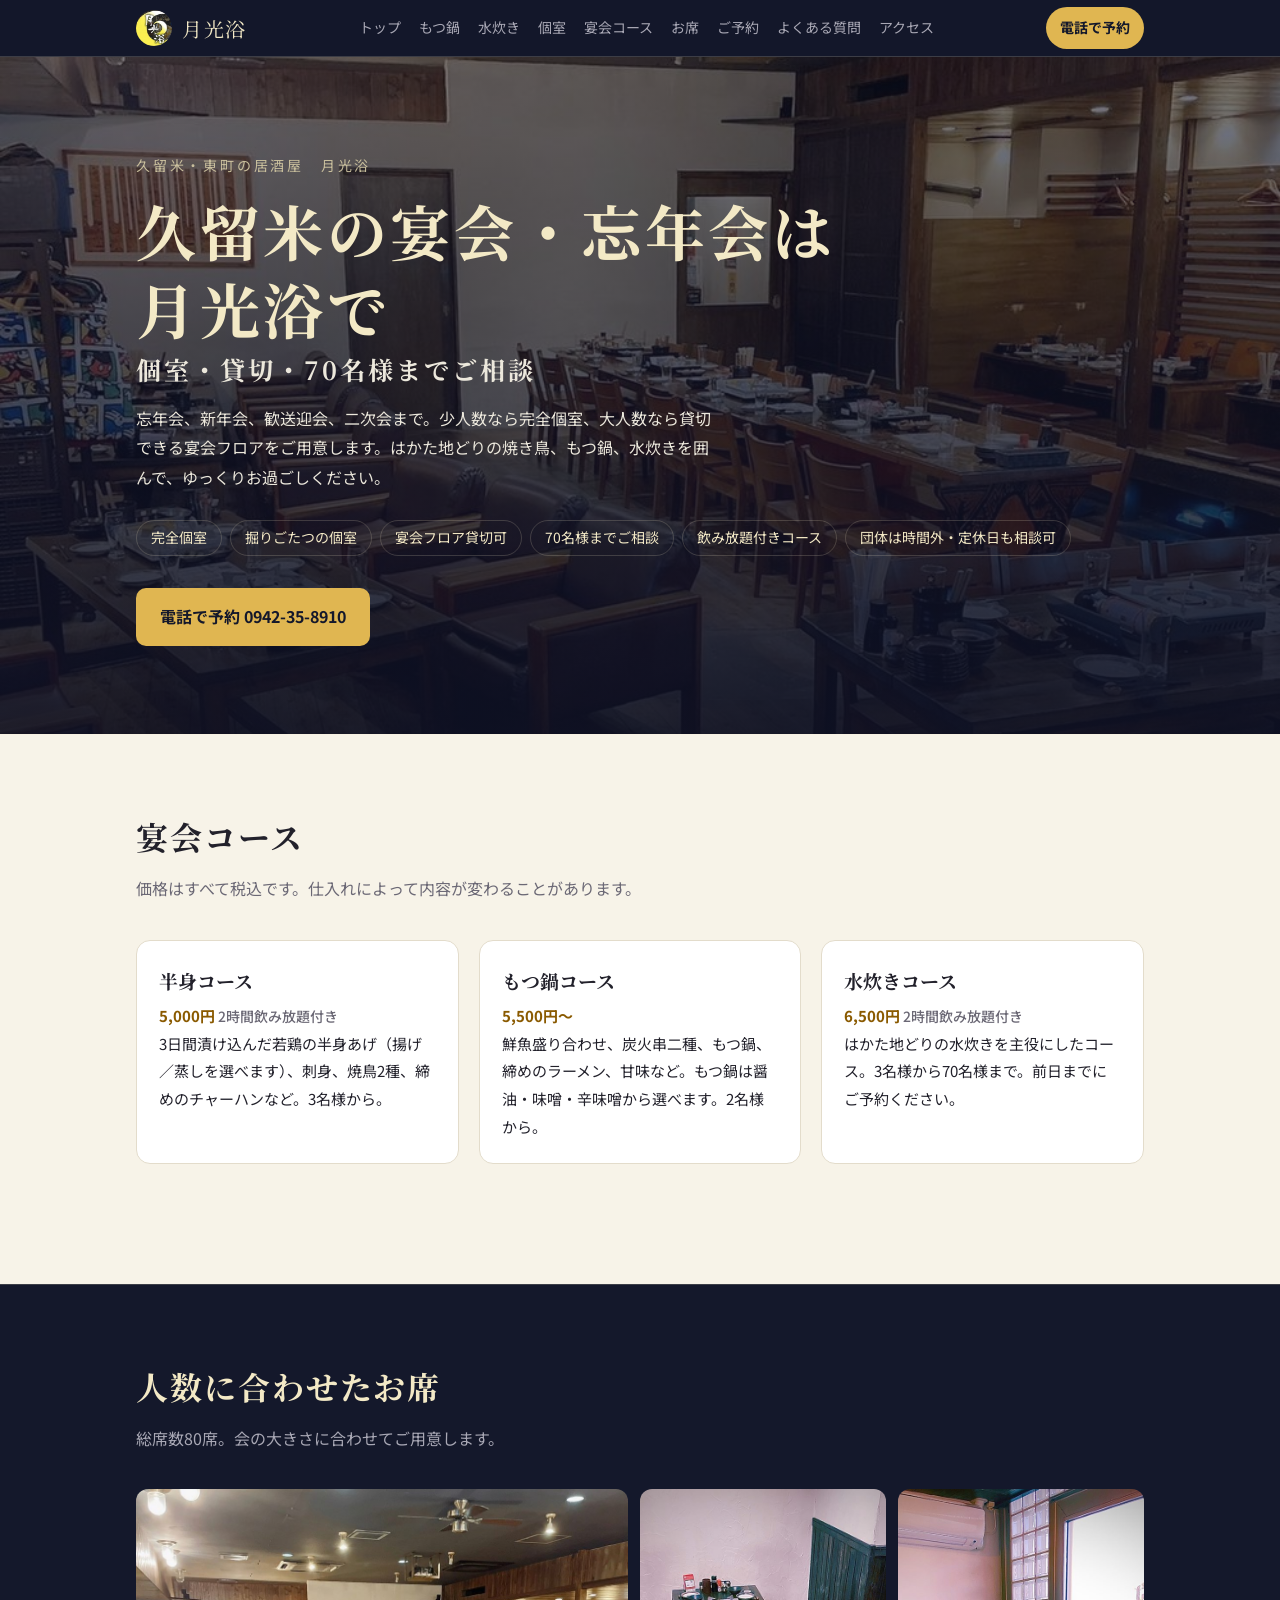
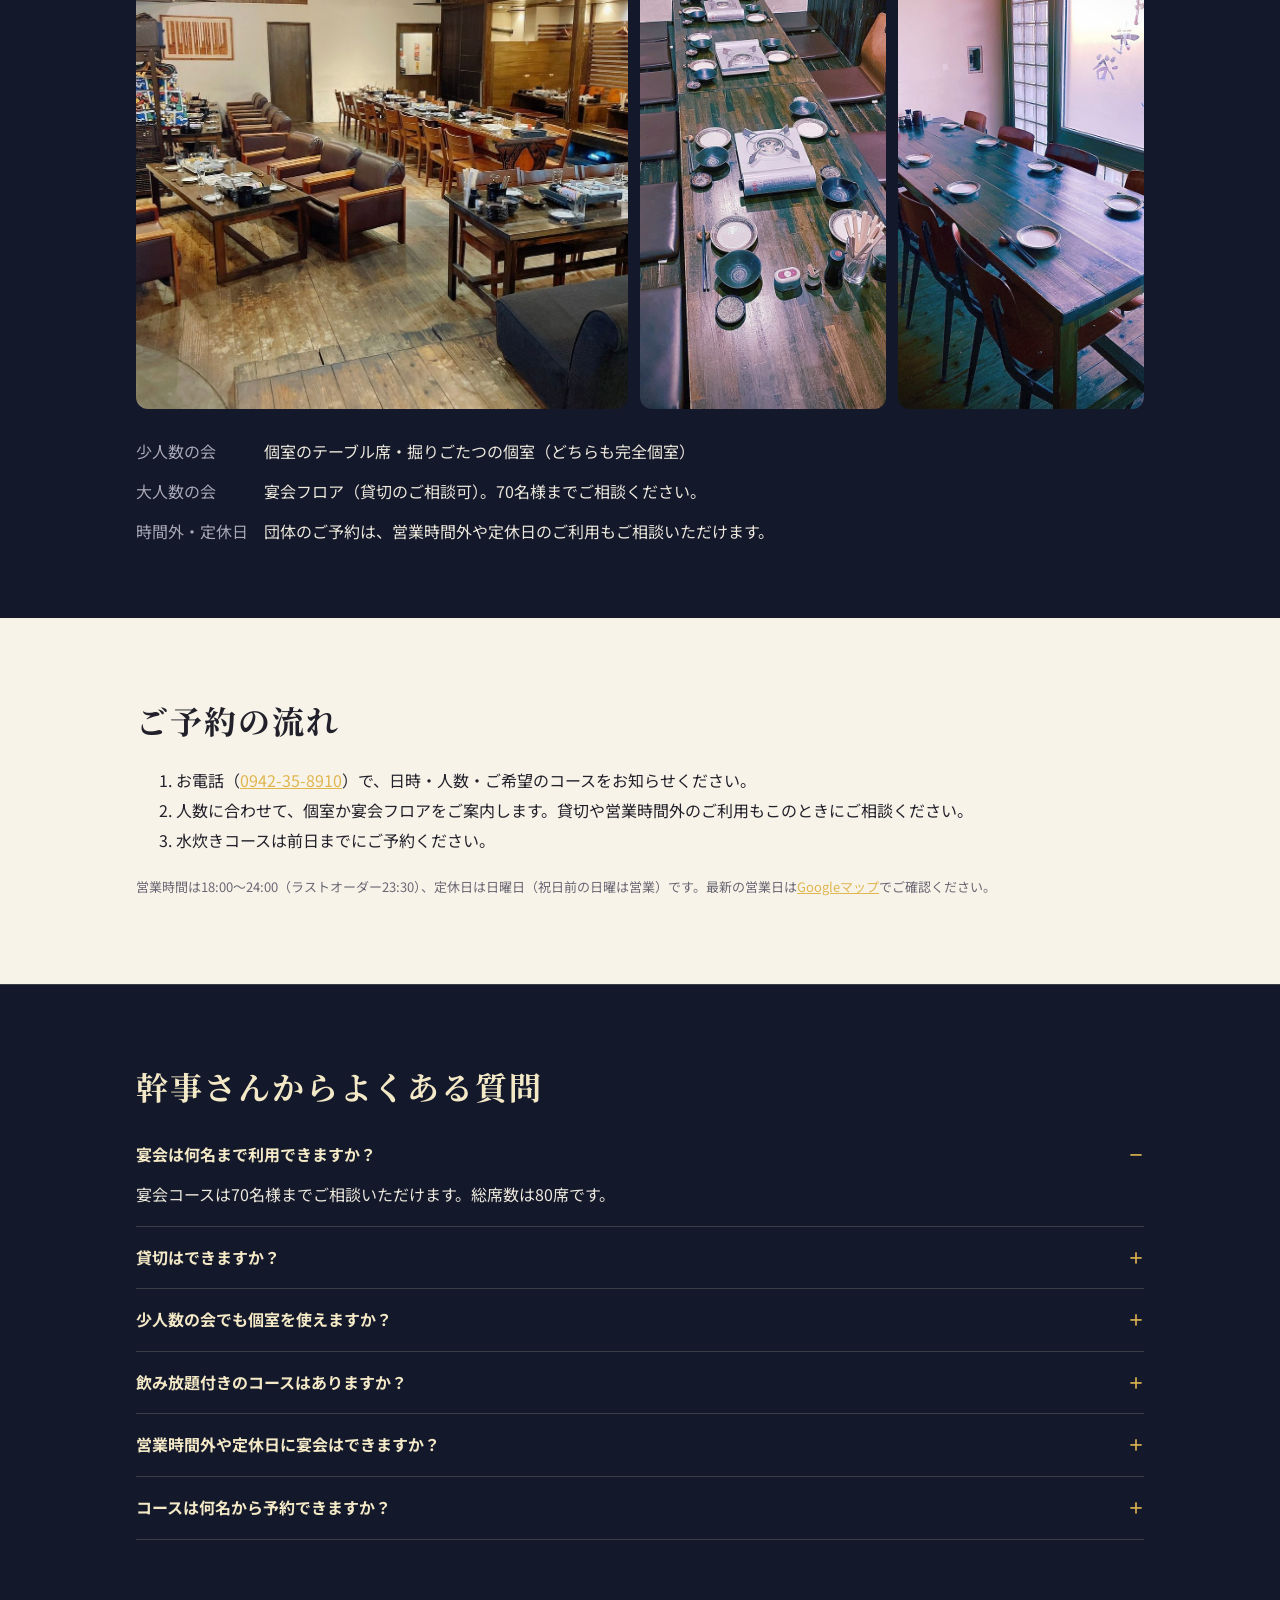
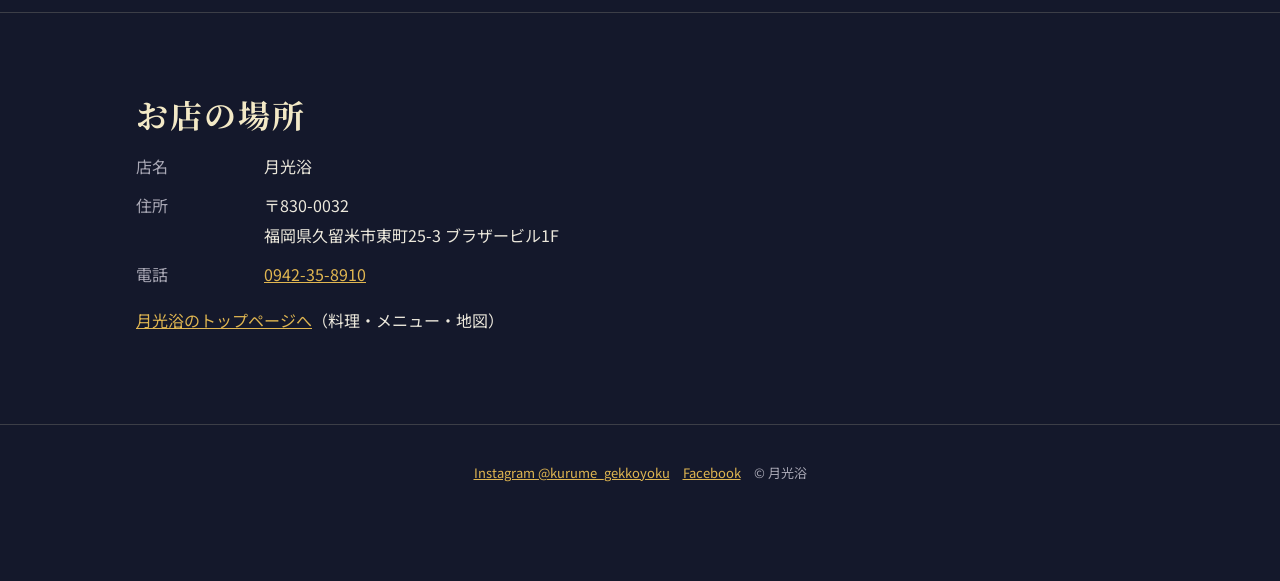
<file: enkai/index.html>
<!doctype html>
<html lang="ja">
<head>
<meta charset="utf-8">
<meta name="viewport" content="width=device-width, initial-scale=1">
<title>久留米の宴会・忘年会・歓送迎会｜月光浴（個室・貸切・70名様まで）</title>
<meta name="description" content="久留米・東町の居酒屋「月光浴」の宴会案内。完全個室と貸切できる宴会フロア、飲み放題付きコース5,000円から。忘年会・新年会・歓送迎会・二次会に。70名様までご相談、団体は営業時間外や定休日もご相談ください。ご予約は0942-35-8910。">
<meta property="og:type" content="website">
<meta property="og:title" content="久留米の宴会・忘年会は月光浴｜個室・貸切・70名様まで">
<meta property="og:description" content="完全個室と貸切できる宴会フロア。飲み放題付きコース5,000円から。">
<meta property="og:image" content="https://imprint283-boop.github.io/gekkoyoku/images/floor.jpg">
<meta property="og:url" content="https://imprint283-boop.github.io/gekkoyoku/enkai/">
<link rel="canonical" href="https://imprint283-boop.github.io/gekkoyoku/enkai/">
<meta name="theme-color" content="#14182b">
<link rel="preconnect" href="https://fonts.googleapis.com">
<link rel="preconnect" href="https://fonts.gstatic.com" crossorigin>
<link href="https://fonts.googleapis.com/css2?family=Noto+Serif+JP:wght@500;700&family=Noto+Sans+JP:wght@400;500;700&display=swap" rel="stylesheet">
<link rel="stylesheet" href="../style.css">
<script type="application/ld+json">
{
  "@context": "https://schema.org",
  "@type": "BreadcrumbList",
  "itemListElement": [
    { "@type": "ListItem", "position": 1, "name": "月光浴", "item": "https://imprint283-boop.github.io/gekkoyoku/" },
    { "@type": "ListItem", "position": 2, "name": "宴会・忘年会", "item": "https://imprint283-boop.github.io/gekkoyoku/enkai/" }
  ]
}
</script>
<script type="application/ld+json">
{
  "@context": "https://schema.org",
  "@type": "FAQPage",
  "about": { "@id": "https://imprint283-boop.github.io/gekkoyoku/#restaurant" },
  "mainEntity": [
    { "@type": "Question", "name": "宴会は何名まで利用できますか？",
      "acceptedAnswer": { "@type": "Answer", "text": "宴会コースは70名様までご相談いただけます。総席数は80席です。" } },
    { "@type": "Question", "name": "貸切はできますか？",
      "acceptedAnswer": { "@type": "Answer", "text": "はい。宴会フロアの貸切をご相談いただけます。日時と人数をお電話（0942-35-8910）でお知らせください。" } },
    { "@type": "Question", "name": "少人数の会でも個室を使えますか？",
      "acceptedAnswer": { "@type": "Answer", "text": "はい。個室のテーブル席と掘りごたつの個室があり、どちらも完全個室です。人数に合わせてお席をご用意します。" } },
    { "@type": "Question", "name": "飲み放題付きのコースはありますか？",
      "acceptedAnswer": { "@type": "Answer", "text": "半身コース（5,000円）と水炊きコース（6,500円）は2時間飲み放題付きです。もつ鍋コースは5,500円からです。価格はすべて税込です。" } },
    { "@type": "Question", "name": "営業時間外や定休日に宴会はできますか？",
      "acceptedAnswer": { "@type": "Answer", "text": "団体のご予約は、営業時間外や定休日のご利用もご相談いただけます。お早めにお電話でご相談ください。" } },
    { "@type": "Question", "name": "コースは何名から予約できますか？",
      "acceptedAnswer": { "@type": "Answer", "text": "半身コースと水炊きコースは3名様から、もつ鍋コースは2名様からです。水炊きは前日までのご予約が必要です。" } }
  ]
}
</script>
</head>
<body>

<header class="bar">
  <div class="wrap">
    <a class="logo" href="../"><img src="https://imprint283-boop.github.io/gekkoyoku/images/logo.jpg" alt="" width="36" height="36">月光浴</a>
    <nav aria-label="サイト内">
      <a href="../">トップ</a>
      <a href="../motsunabe/">もつ鍋</a>
      <a href="../mizutaki/">水炊き</a>
      <a href="../koshitsu/">個室</a>
      <a href="#course">宴会コース</a>
      <a href="#seki">お席</a>
      <a href="#yoyaku">ご予約</a>
      <a href="#faq">よくある質問</a>
      <a href="../#access">アクセス</a>
    </nav>
    <a class="tel-btn" href="tel:0942358910">電話で予約</a>
  </div>
</header>

<main id="top">
  <div class="hero" style="background-image:linear-gradient(180deg, rgba(14,17,36,.55), rgba(14,17,36,.92)), url(../images/floor.jpg)">
    <div class="wrap">
      <p class="eyebrow">久留米・東町の居酒屋　月光浴</p>
      <h1>久留米の宴会・忘年会は<br>月光浴で<small>個室・貸切・70名様までご相談</small></h1>
      <p class="lead">忘年会、新年会、歓送迎会、二次会まで。少人数なら完全個室、大人数なら貸切できる宴会フロアをご用意します。はかた地どりの焼き鳥、もつ鍋、水炊きを囲んで、ゆっくりお過ごしください。</p>
      <ul class="chips">
        <li>完全個室</li><li>掘りごたつの個室</li><li>宴会フロア貸切可</li><li>70名様までご相談</li><li>飲み放題付きコース</li><li>団体は時間外・定休日も相談可</li>
      </ul>
      <div class="cta">
        <a class="btn primary" href="tel:0942358910">電話で予約 0942-35-8910</a>
      </div>
    </div>
  </div>

  <section id="course" class="paper">
    <div class="wrap">
      <h2>宴会コース</h2>
      <p class="sub">価格はすべて税込です。仕入れによって内容が変わることがあります。</p>
      <div class="courses">
        <div class="course">
          <h3>半身コース</h3>
          <p class="price">5,000円 <small>2時間飲み放題付き</small></p>
          <p>3日間漬け込んだ若鶏の半身あげ（揚げ／蒸しを選べます）、刺身、焼鳥2種、締めのチャーハンなど。3名様から。</p>
        </div>
        <div class="course">
          <h3>もつ鍋コース</h3>
          <p class="price">5,500円〜</p>
          <p>鮮魚盛り合わせ、炭火串二種、もつ鍋、締めのラーメン、甘味など。もつ鍋は醤油・味噌・辛味噌から選べます。2名様から。</p>
        </div>
        <div class="course">
          <h3>水炊きコース</h3>
          <p class="price">6,500円 <small>2時間飲み放題付き</small></p>
          <p>はかた地どりの水炊きを主役にしたコース。3名様から70名様まで。前日までにご予約ください。</p>
        </div>
      </div>
    </div>
  </section>

  <section id="seki">
    <div class="wrap">
      <h2>人数に合わせたお席</h2>
      <p class="sub">総席数80席。会の大きさに合わせてご用意します。</p>
      <div class="floor">
        <img src="https://imprint283-boop.github.io/gekkoyoku/images/floor.jpg" width="1000" height="1333" alt="長テーブルが並ぶ宴会フロア" loading="lazy">
        <img src="https://imprint283-boop.github.io/gekkoyoku/images/horigotatsu.jpg" width="900" height="1200" alt="鍋の準備ができた掘りごたつの個室" loading="lazy">
        <img src="https://imprint283-boop.github.io/gekkoyoku/images/table-room.jpg" width="900" height="1200" alt="窓のある個室のテーブル席" loading="lazy">
      </div>
      <dl style="margin-top:28px">
        <dt>少人数の会</dt><dd>個室のテーブル席・掘りごたつの個室（どちらも完全個室）</dd>
        <dt>大人数の会</dt><dd>宴会フロア（貸切のご相談可）。70名様までご相談ください。</dd>
        <dt>時間外・定休日</dt><dd>団体のご予約は、営業時間外や定休日のご利用もご相談いただけます。</dd>
      </dl>
    </div>
  </section>

  <section id="yoyaku" class="paper">
    <div class="wrap">
      <h2>ご予約の流れ</h2>
      <ol>
        <li>お電話（<a href="tel:0942358910">0942-35-8910</a>）で、日時・人数・ご希望のコースをお知らせください。</li>
        <li>人数に合わせて、個室か宴会フロアをご案内します。貸切や営業時間外のご利用もこのときにご相談ください。</li>
        <li>水炊きコースは前日までにご予約ください。</li>
      </ol>
      <p class="fine">営業時間は18:00〜24:00（ラストオーダー23:30）、定休日は日曜日（祝日前の日曜は営業）です。最新の営業日は<a href="https://www.google.com/maps/search/?api=1&amp;query=%E6%9C%88%E5%85%89%E6%B5%B4%20%E4%B9%85%E7%95%99%E7%B1%B3%E5%B8%82%E6%9D%B1%E7%94%BA25-3" rel="noopener">Googleマップ</a>でご確認ください。</p>
    </div>
  </section>

  <section id="faq">
    <div class="wrap">
      <h2>幹事さんからよくある質問</h2>
      <details open><summary>宴会は何名まで利用できますか？</summary><p>宴会コースは70名様までご相談いただけます。総席数は80席です。</p></details>
      <details><summary>貸切はできますか？</summary><p>はい。宴会フロアの貸切をご相談いただけます。日時と人数をお電話（0942-35-8910）でお知らせください。</p></details>
      <details><summary>少人数の会でも個室を使えますか？</summary><p>はい。個室のテーブル席と掘りごたつの個室があり、どちらも完全個室です。人数に合わせてお席をご用意します。</p></details>
      <details><summary>飲み放題付きのコースはありますか？</summary><p>半身コース（5,000円）と水炊きコース（6,500円）は2時間飲み放題付きです。もつ鍋コースは5,500円からです。価格はすべて税込です。</p></details>
      <details><summary>営業時間外や定休日に宴会はできますか？</summary><p>団体のご予約は、営業時間外や定休日のご利用もご相談いただけます。お早めにお電話でご相談ください。</p></details>
      <details><summary>コースは何名から予約できますか？</summary><p>半身コースと水炊きコースは3名様から、もつ鍋コースは2名様からです。水炊きは前日までのご予約が必要です。</p></details>
    </div>
  </section>

  <section id="access">
    <div class="wrap">
      <h2>お店の場所</h2>
      <dl>
        <dt>店名</dt><dd>月光浴</dd>
        <dt>住所</dt><dd>〒830-0032<br>福岡県久留米市東町25-3 ブラザービル1F</dd>
        <dt>電話</dt><dd><a href="tel:0942358910">0942-35-8910</a></dd>
      </dl>
      <p><a href="../">月光浴のトップページへ</a>（料理・メニュー・地図）</p>
    </div>
  </section>
</main>

<footer>
  <div class="wrap"><a href="https://www.instagram.com/kurume_gekkoyoku/" rel="noopener">Instagram @kurume_gekkoyoku</a>　<a href="https://www.facebook.com/profile.php?id=61574297613695" rel="noopener">Facebook</a>　© 月光浴</div>
</footer>

<div class="float-tel"><a class="btn primary" href="tel:0942358910">電話で予約 0942-35-8910</a></div>
</body>
</html>
</file>
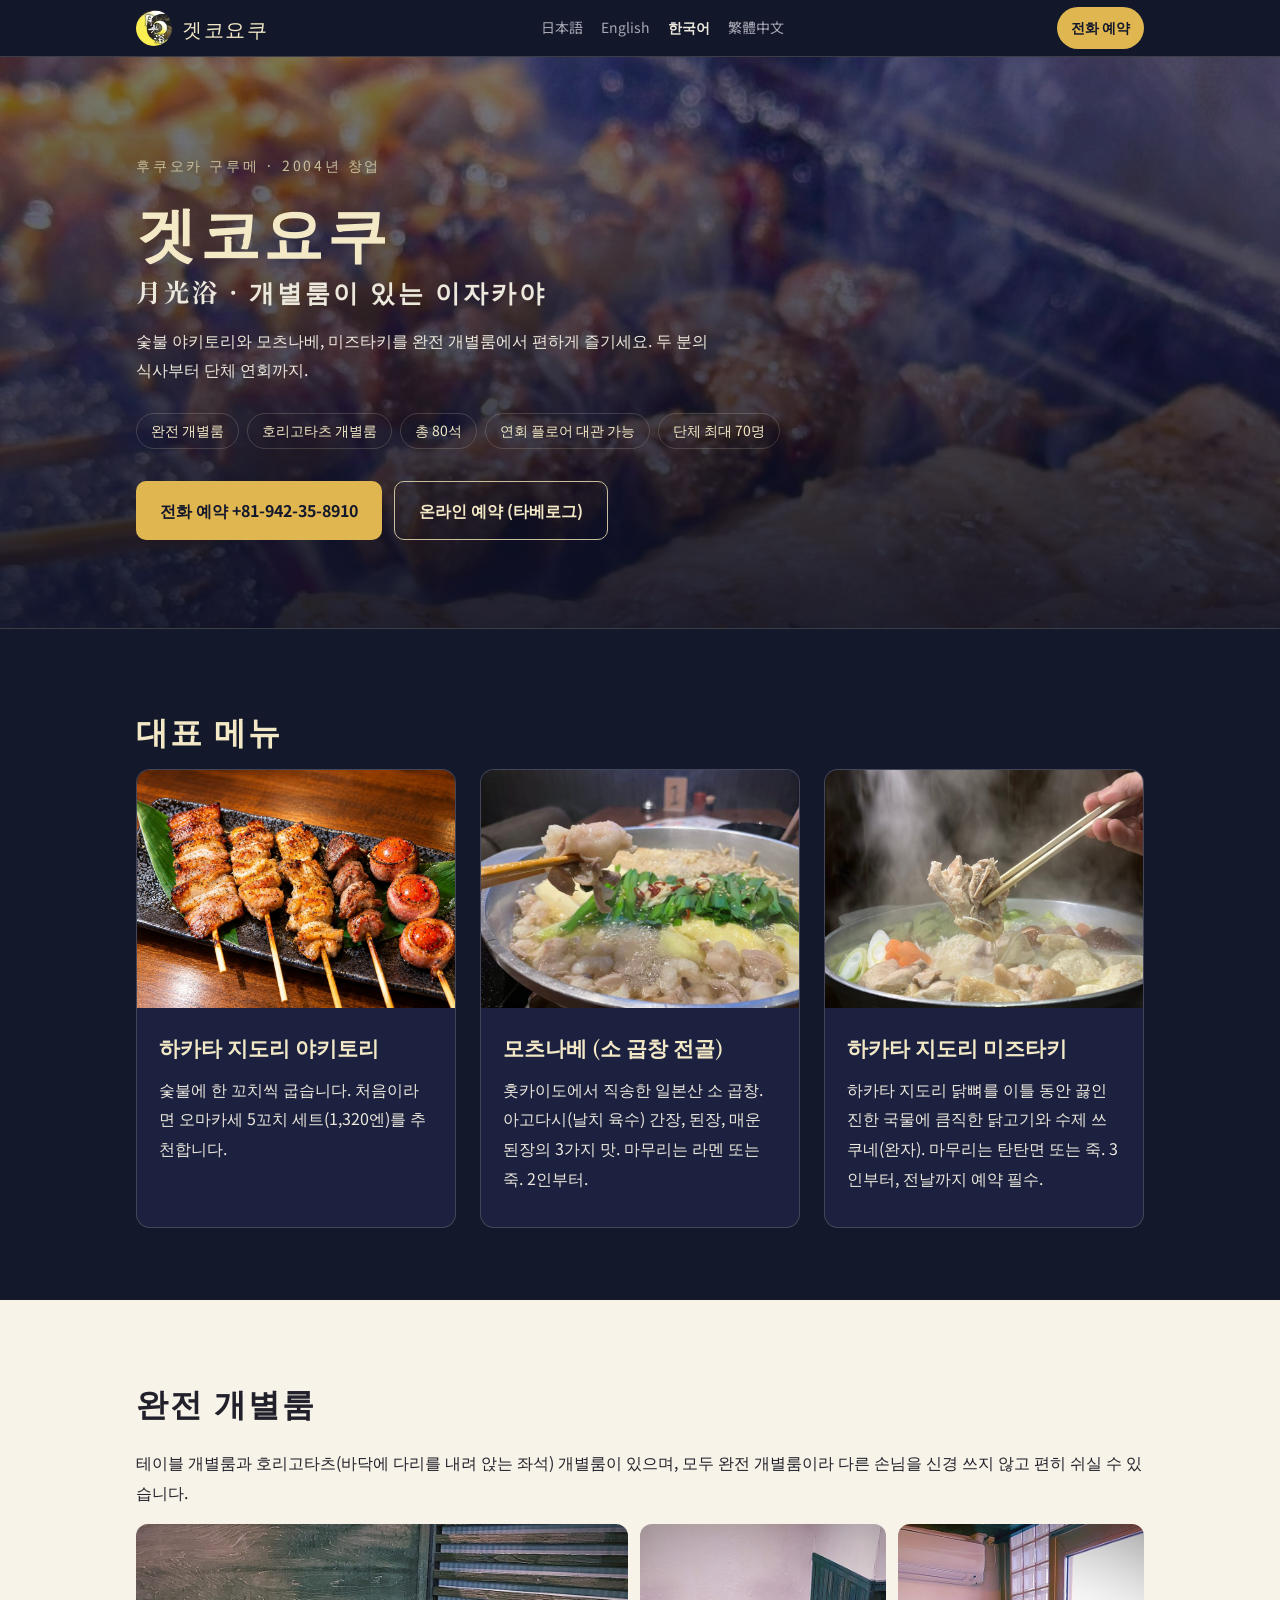
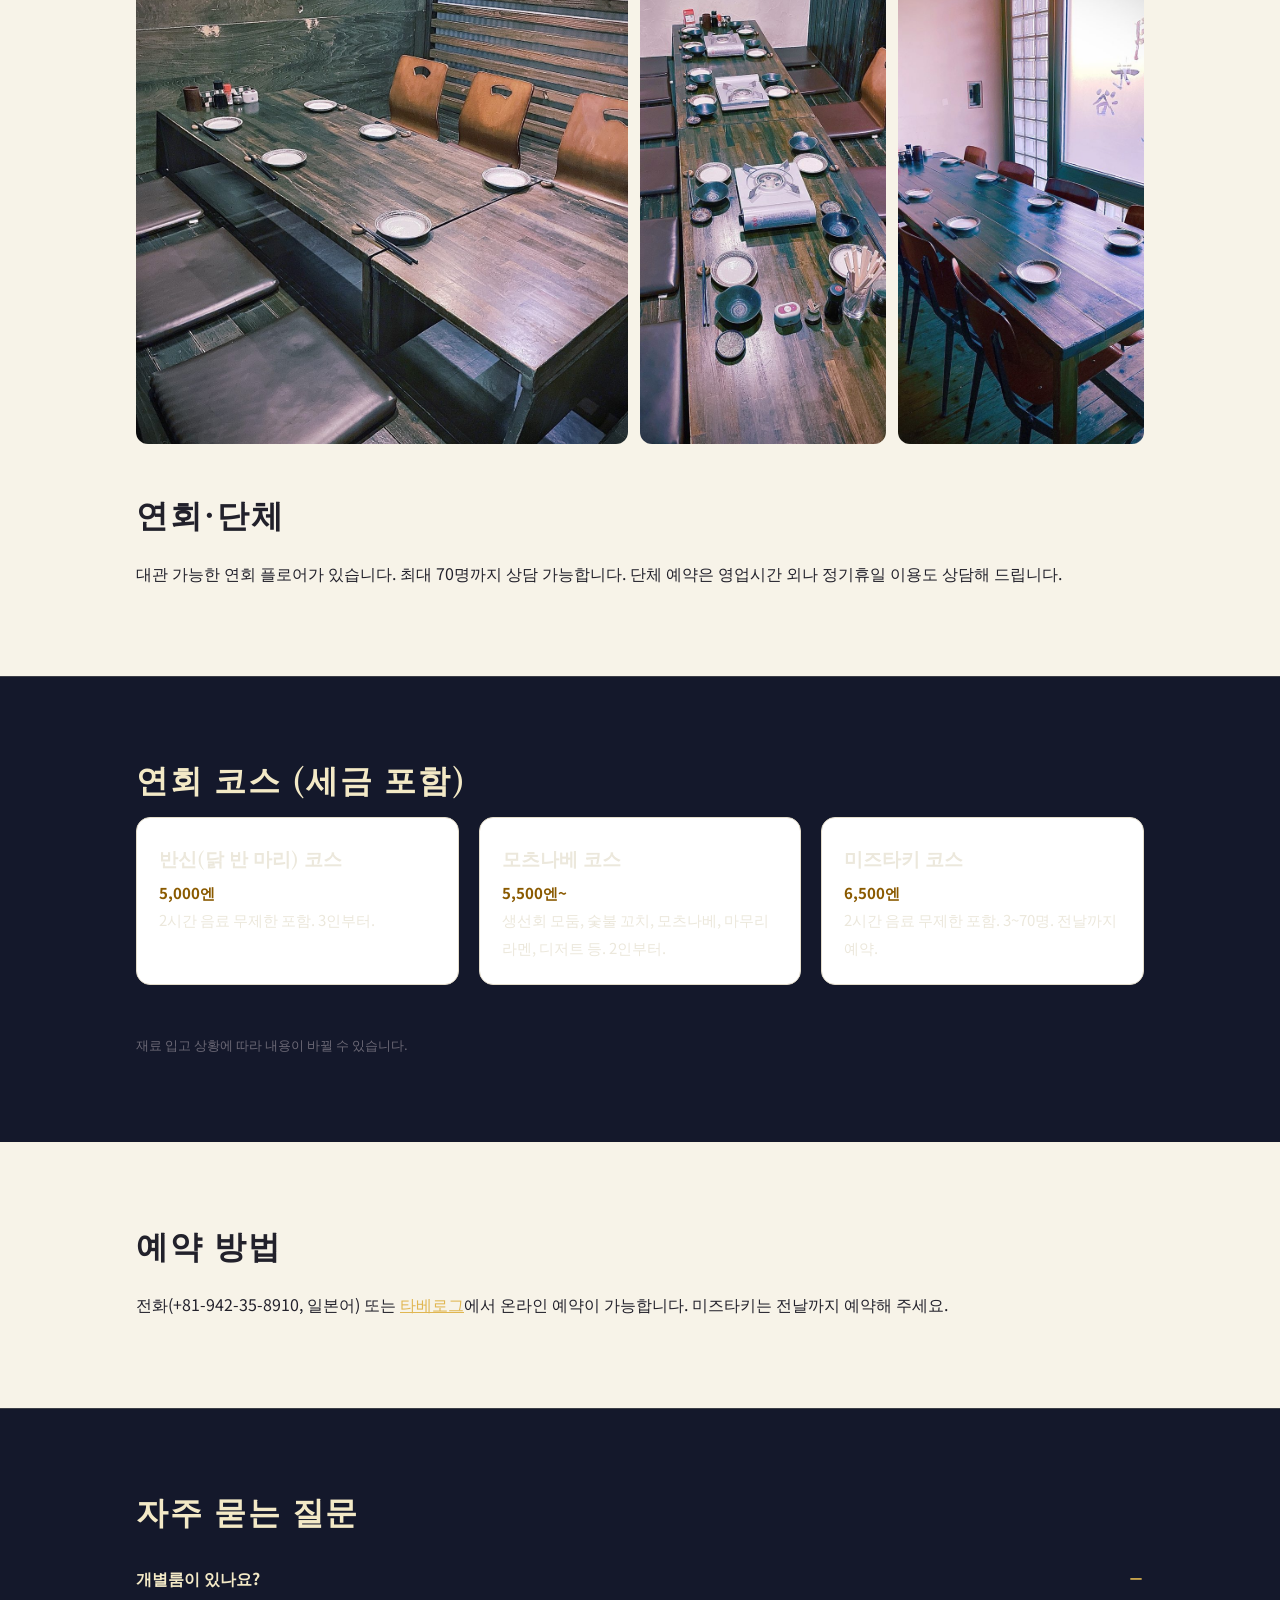
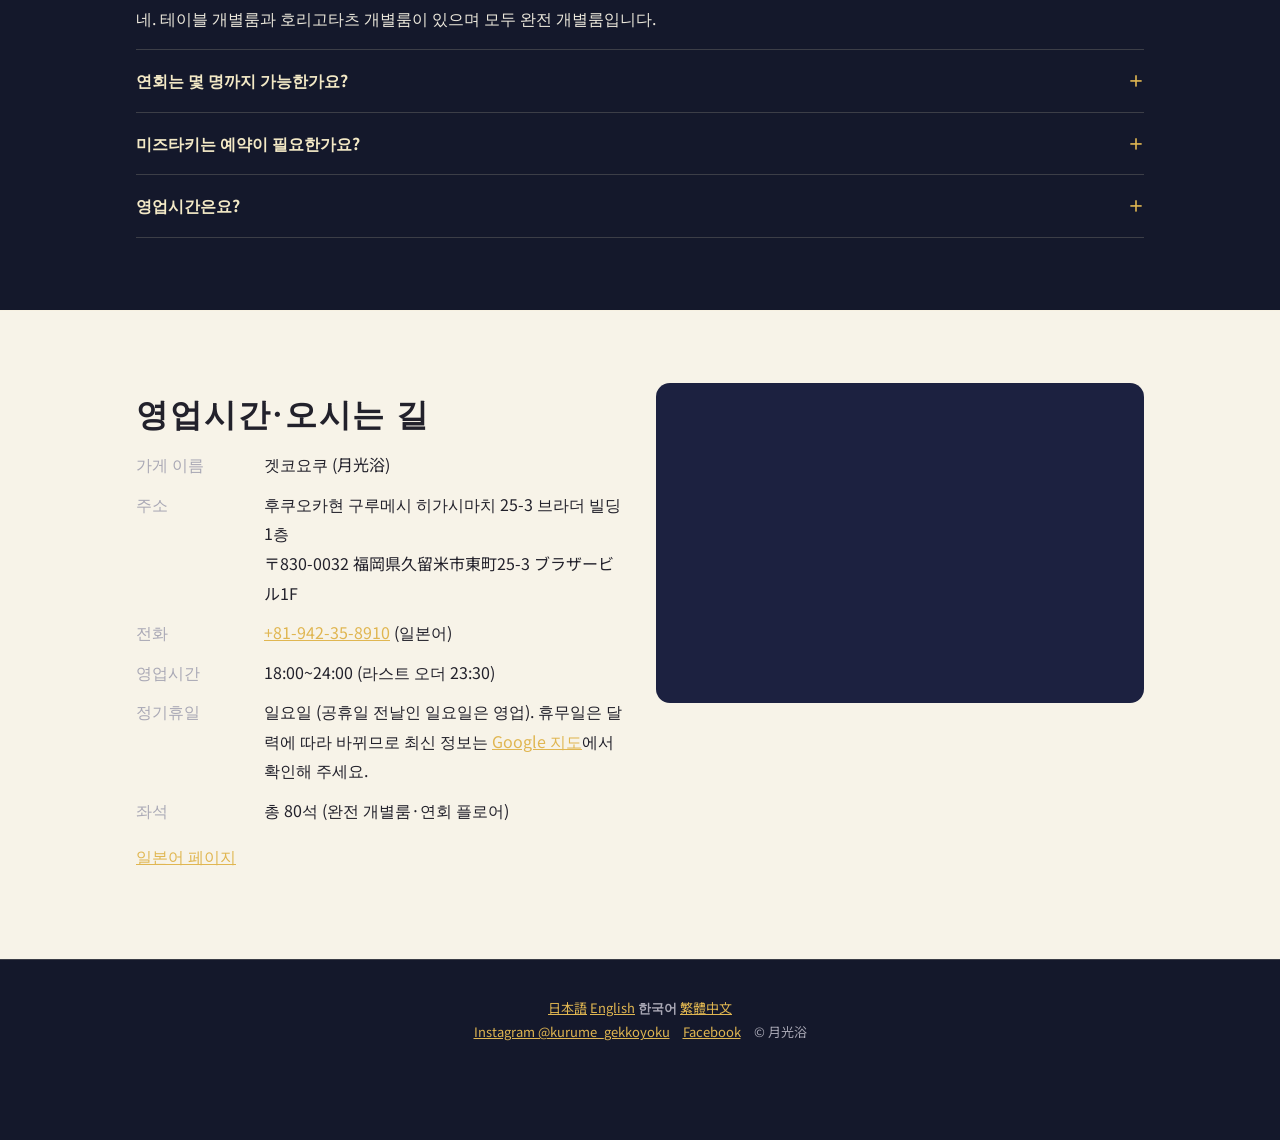
<file: ko/index.html>
<!doctype html>
<html lang="ko">
<head>
<meta charset="utf-8">
<meta name="viewport" content="width=device-width, initial-scale=1">
<title>겟코요쿠(月光浴)｜후쿠오카 구루메 개별룸 이자카야 – 야키토리·모츠나베·미즈타키</title>
<meta name="description" content="후쿠오카현 구루메시 히가시마치의 이자카야 ‘겟코요쿠(月光浴)’. 2004년 창업. 하카타 지도리 숯불 야키토리, 모츠나베, 미즈타키를 완전 개별룸에서. 최대 70명까지 연회 상담 가능.">
<meta property="og:type" content="restaurant">
<meta property="og:title" content="겟코요쿠(月光浴)｜후쿠오카 구루메 개별룸 이자카야 – 야키토리·모츠나베·미즈타키">
<meta property="og:description" content="후쿠오카현 구루메시 히가시마치의 이자카야 ‘겟코요쿠(月光浴)’. 2004년 창업. 하카타 지도리 숯불 야키토리, 모츠나베, 미즈타키를 완전 개별룸에서. 최대 70명까지 연회 상담 가능.">
<meta property="og:image" content="https://imprint283-boop.github.io/gekkoyoku/images/og.jpg">
<meta property="og:url" content="https://imprint283-boop.github.io/gekkoyoku/ko/">
<link rel="canonical" href="https://imprint283-boop.github.io/gekkoyoku/ko/">
<link rel="alternate" hreflang="ja" href="https://imprint283-boop.github.io/gekkoyoku/">
<link rel="alternate" hreflang="en" href="https://imprint283-boop.github.io/gekkoyoku/en/">
<link rel="alternate" hreflang="ko" href="https://imprint283-boop.github.io/gekkoyoku/ko/">
<link rel="alternate" hreflang="zh-Hant" href="https://imprint283-boop.github.io/gekkoyoku/zh-hant/">
<link rel="alternate" hreflang="x-default" href="https://imprint283-boop.github.io/gekkoyoku/">
<meta name="theme-color" content="#14182b">
<link rel="preconnect" href="https://fonts.googleapis.com">
<link rel="preconnect" href="https://fonts.gstatic.com" crossorigin>
<link href="https://fonts.googleapis.com/css2?family=Noto+Serif+JP:wght@500;700&family=Noto+Sans+JP:wght@400;500;700&display=swap" rel="stylesheet">
<link rel="stylesheet" href="../style.css">
<script type="application/ld+json">
{
  "@context": "https://schema.org",
  "@type": "Restaurant",
  "@id": "https://imprint283-boop.github.io/gekkoyoku/#restaurant",
  "name": "月光浴",
  "alternateName": "Getsukoyoku",
  "url": "https://imprint283-boop.github.io/gekkoyoku/",
  "telephone": "+81-942-35-8910",
  "inLanguage": "ko",
  "description": "후쿠오카현 구루메시 히가시마치의 이자카야 ‘겟코요쿠(月光浴)’. 2004년 창업. 하카타 지도리 숯불 야키토리, 모츠나베, 미즈타키를 완전 개별룸에서. 최대 70명까지 연회 상담 가능.",
  "address": {
    "@type": "PostalAddress",
    "streetAddress": "東町25-3 ブラザービル1F",
    "addressLocality": "久留米市",
    "addressRegion": "福岡県",
    "postalCode": "830-0032",
    "addressCountry": "JP"
  }
}
</script>
<script type="application/ld+json">
{
  "@context": "https://schema.org",
  "@type": "FAQPage",
  "inLanguage": "ko",
  "about": {
    "@id": "https://imprint283-boop.github.io/gekkoyoku/#restaurant"
  },
  "mainEntity": [
    {
      "@type": "Question",
      "name": "개별룸이 있나요?",
      "acceptedAnswer": {
        "@type": "Answer",
        "text": "네. 테이블 개별룸과 호리고타츠 개별룸이 있으며 모두 완전 개별룸입니다."
      }
    },
    {
      "@type": "Question",
      "name": "연회는 몇 명까지 가능한가요?",
      "acceptedAnswer": {
        "@type": "Answer",
        "text": "최대 70명까지 상담 가능하며, 연회 플로어 대관도 가능합니다."
      }
    },
    {
      "@type": "Question",
      "name": "미즈타키는 예약이 필요한가요?",
      "acceptedAnswer": {
        "@type": "Answer",
        "text": "네. 미즈타키는 3인부터이며 전날까지 예약이 필요합니다."
      }
    },
    {
      "@type": "Question",
      "name": "영업시간은요?",
      "acceptedAnswer": {
        "@type": "Answer",
        "text": "18:00~24:00 (라스트 오더 23:30). 일요일 휴무이며 공휴일 전날인 일요일은 영업합니다. 최신 영업일은 Google 지도에서 확인해 주세요."
      }
    }
  ]
}
</script>
</head>
<body>

<header class="bar">
  <div class="wrap">
    <a class="logo" href="./"><img src="https://imprint283-boop.github.io/gekkoyoku/images/logo.jpg" alt="" width="36" height="36">겟코요쿠</a>
    <nav aria-label="언어">
      <a href="https://imprint283-boop.github.io/gekkoyoku/" hreflang="ja" lang="ja">日本語</a> <a href="https://imprint283-boop.github.io/gekkoyoku/en/" hreflang="en" lang="en">English</a> <strong>한국어</strong> <a href="https://imprint283-boop.github.io/gekkoyoku/zh-hant/" hreflang="zh-Hant" lang="zh-Hant">繁體中文</a>
    </nav>
    <a class="tel-btn" href="tel:+81942358910">전화 예약</a>
  </div>
</header>

<main id="top">
  <div class="hero" style="background-image:linear-gradient(180deg, rgba(14,17,36,.55), rgba(14,17,36,.92)), url(../images/hero.jpg)">
    <div class="wrap">
      <p class="eyebrow">후쿠오카 구루메 · 2004년 창업</p>
      <h1>겟코요쿠<small>月光浴 · 개별룸이 있는 이자카야</small></h1>
      <p class="lead">숯불 야키토리와 모츠나베, 미즈타키를 완전 개별룸에서 편하게 즐기세요. 두 분의 식사부터 단체 연회까지.</p>
      <ul class="chips"><li>완전 개별룸</li><li>호리고타츠 개별룸</li><li>총 80석</li><li>연회 플로어 대관 가능</li><li>단체 최대 70명</li></ul>
      <div class="cta">
        <a class="btn primary" href="tel:+81942358910">전화 예약 +81-942-35-8910</a>
        <a class="btn ghost" href="https://tabelog.com/fukuoka/A4008/A400801/40008478/" rel="noopener">온라인 예약 (타베로그)</a>
      </div>
    </div>
  </div>

  <section>
    <div class="wrap">
      <h2>대표 메뉴</h2>
      <div class="dishes">
        <article class="dish">
          <img class="photo" src="https://imprint283-boop.github.io/gekkoyoku/images/yakitori.jpg" width="1000" height="750" alt="숯불 야키토리" loading="lazy">
          <div class="body">
            <h3>하카타 지도리 야키토리</h3>
            <p>숯불에 한 꼬치씩 굽습니다. 처음이라면 오마카세 5꼬치 세트(1,320엔)를 추천합니다.</p>
          </div>
        </article>
        <article class="dish">
          <img class="photo" src="https://imprint283-boop.github.io/gekkoyoku/images/motsunabe.jpg" width="1000" height="750" alt="모츠나베" loading="lazy">
          <div class="body">
            <h3>모츠나베 (소 곱창 전골)</h3>
            <p>홋카이도에서 직송한 일본산 소 곱창. 아고다시(날치 육수) 간장, 된장, 매운 된장의 3가지 맛. 마무리는 라멘 또는 죽. 2인부터.</p>
          </div>
        </article>
        <article class="dish">
          <img class="photo" src="https://imprint283-boop.github.io/gekkoyoku/images/mizutaki.jpg" width="1000" height="750" alt="미즈타키" loading="lazy">
          <div class="body">
            <h3>하카타 지도리 미즈타키</h3>
            <p>하카타 지도리 닭뼈를 이틀 동안 끓인 진한 국물에 큼직한 닭고기와 수제 쓰쿠네(완자). 마무리는 탄탄면 또는 죽. 3인부터, 전날까지 예약 필수.</p>
          </div>
        </article>
      </div>
    </div>
  </section>

  <section class="paper">
    <div class="wrap">
      <h2>완전 개별룸</h2>
      <p>테이블 개별룸과 호리고타츠(바닥에 다리를 내려 앉는 좌석) 개별룸이 있으며, 모두 완전 개별룸이라 다른 손님을 신경 쓰지 않고 편히 쉬실 수 있습니다.</p>
      <div class="floor"><img src="https://imprint283-boop.github.io/gekkoyoku/images/koshitsu.jpg" width="1200" height="1600" alt="완전 개별룸" loading="lazy"><img src="https://imprint283-boop.github.io/gekkoyoku/images/horigotatsu.jpg" width="900" height="1200" alt="완전 개별룸" loading="lazy"><img src="https://imprint283-boop.github.io/gekkoyoku/images/table-room.jpg" width="900" height="1200" alt="완전 개별룸" loading="lazy"></div>
      <h2 style="margin-top:40px">연회·단체</h2>
      <p>대관 가능한 연회 플로어가 있습니다. 최대 70명까지 상담 가능합니다. 단체 예약은 영업시간 외나 정기휴일 이용도 상담해 드립니다.</p>
    </div>
  </section>

  <section>
    <div class="wrap">
      <h2>연회 코스 (세금 포함)</h2>
      <div class="courses">
        <div class="course">
          <h3>반신(닭 반 마리) 코스</h3>
          <p class="price">5,000엔</p>
          <p>2시간 음료 무제한 포함. 3인부터.</p>
        </div>
        <div class="course">
          <h3>모츠나베 코스</h3>
          <p class="price">5,500엔~</p>
          <p>생선회 모둠, 숯불 꼬치, 모츠나베, 마무리 라멘, 디저트 등. 2인부터.</p>
        </div>
        <div class="course">
          <h3>미즈타키 코스</h3>
          <p class="price">6,500엔</p>
          <p>2시간 음료 무제한 포함. 3~70명. 전날까지 예약.</p>
        </div>
      </div>
      <p class="fine">재료 입고 상황에 따라 내용이 바뀔 수 있습니다.</p>
    </div>
  </section>

  <section class="paper">
    <div class="wrap">
      <h2>예약 방법</h2>
      <p>전화(+81-942-35-8910, 일본어) 또는 <a href="https://tabelog.com/fukuoka/A4008/A400801/40008478/" rel="noopener">타베로그</a>에서 온라인 예약이 가능합니다. 미즈타키는 전날까지 예약해 주세요.</p>
    </div>
  </section>

  <section id="faq">
    <div class="wrap">
      <h2>자주 묻는 질문</h2>
      <details open><summary>개별룸이 있나요?</summary><p>네. 테이블 개별룸과 호리고타츠 개별룸이 있으며 모두 완전 개별룸입니다.</p></details>
      <details><summary>연회는 몇 명까지 가능한가요?</summary><p>최대 70명까지 상담 가능하며, 연회 플로어 대관도 가능합니다.</p></details>
      <details><summary>미즈타키는 예약이 필요한가요?</summary><p>네. 미즈타키는 3인부터이며 전날까지 예약이 필요합니다.</p></details>
      <details><summary>영업시간은요?</summary><p>18:00~24:00 (라스트 오더 23:30). 일요일 휴무이며 공휴일 전날인 일요일은 영업합니다. 최신 영업일은 Google 지도에서 확인해 주세요.</p></details>
    </div>
  </section>

  <section id="access" class="paper">
    <div class="wrap info">
      <div>
        <h2>영업시간·오시는 길</h2>
        <dl>
          <dt>가게 이름</dt><dd>겟코요쿠 (月光浴)</dd>
          <dt>주소</dt><dd>후쿠오카현 구루메시 히가시마치 25-3 브라더 빌딩 1층<br><span lang="ja">〒830-0032 福岡県久留米市東町25-3 ブラザービル1F</span></dd>
          <dt>전화</dt><dd><a href="tel:+81942358910">+81-942-35-8910</a> (일본어)</dd>
          <dt>영업시간</dt><dd>18:00~24:00 (라스트 오더 23:30)</dd>
          <dt>정기휴일</dt><dd>일요일 (공휴일 전날인 일요일은 영업). 휴무일은 달력에 따라 바뀌므로 최신 정보는 <a href="https://www.google.com/maps/search/?api=1&amp;query=%E6%9C%88%E5%85%89%E6%B5%B4%20%E4%B9%85%E7%95%99%E7%B1%B3%E5%B8%82%E6%9D%B1%E7%94%BA25-3" rel="noopener">Google 지도</a>에서 확인해 주세요.</dd>
          <dt>좌석</dt><dd>총 80석 (완전 개별룸·연회 플로어)</dd>
        </dl>
        <p><a href="https://imprint283-boop.github.io/gekkoyoku/" hreflang="ja" lang="ja">일본어 페이지</a></p>
      </div>
      <iframe class="map" title="Map" loading="lazy" referrerpolicy="no-referrer-when-downgrade"
        src="https://maps.google.com/maps?q=33.3133041,130.5167326&z=17&output=embed"></iframe>
    </div>
  </section>
</main>

<footer>
  <div class="wrap"><a href="https://imprint283-boop.github.io/gekkoyoku/" hreflang="ja" lang="ja">日本語</a> <a href="https://imprint283-boop.github.io/gekkoyoku/en/" hreflang="en" lang="en">English</a> <strong>한국어</strong> <a href="https://imprint283-boop.github.io/gekkoyoku/zh-hant/" hreflang="zh-Hant" lang="zh-Hant">繁體中文</a><br><a href="https://www.instagram.com/kurume_gekkoyoku/" rel="noopener">Instagram @kurume_gekkoyoku</a>　<a href="https://www.facebook.com/profile.php?id=61574297613695" rel="noopener">Facebook</a>　© 月光浴</div>
</footer>

<div class="float-tel"><a class="btn primary" href="tel:+81942358910">전화 예약 +81-942-35-8910</a></div>
</body>
</html>
</file>
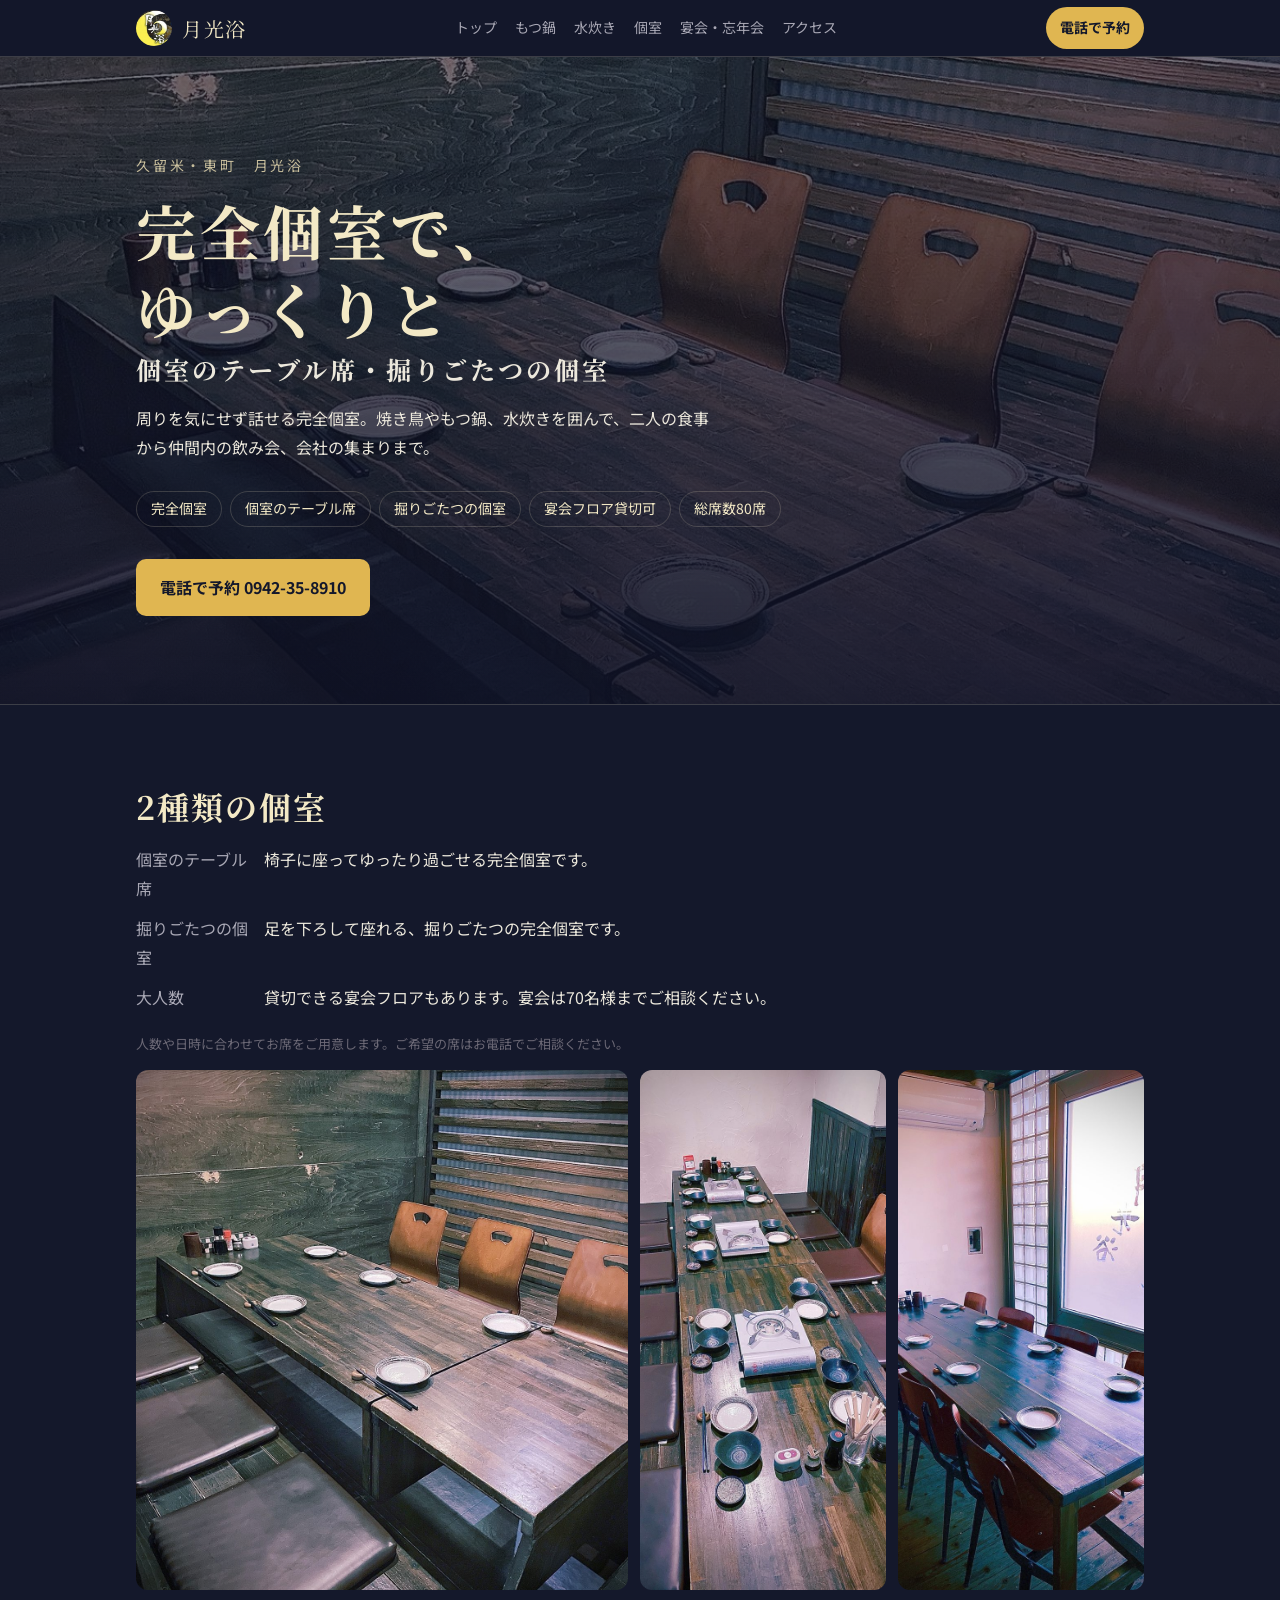
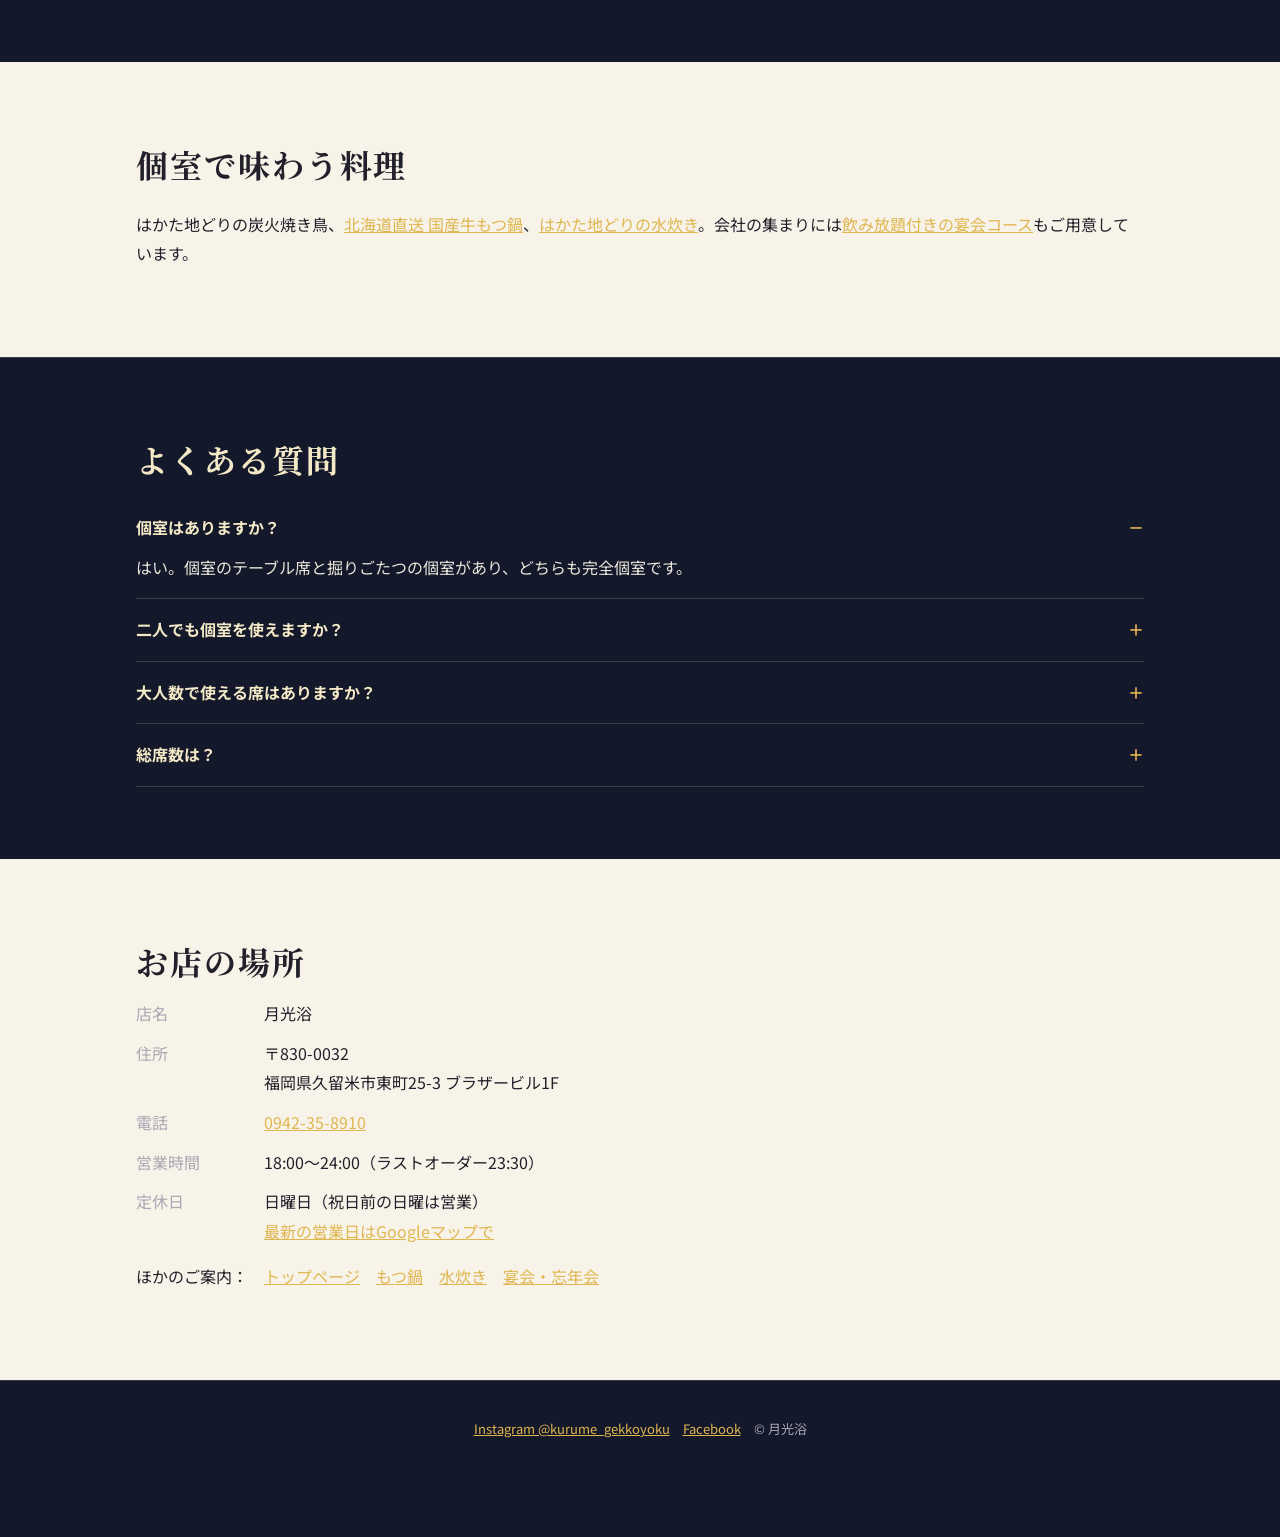
<file: koshitsu/index.html>
<!doctype html>
<html lang="ja">
<head>
<meta charset="utf-8">
<meta name="viewport" content="width=device-width, initial-scale=1">
<title>久留米で個室のある居酒屋｜月光浴（完全個室・掘りごたつの個室）</title>
<meta name="description" content="久留米・東町の居酒屋「月光浴」。個室のテーブル席と掘りごたつの個室は、どちらも完全個室。二人の食事から会社の宴会まで。貸切できる宴会フロアもあります。総席数80席。ご予約は0942-35-8910。">
<meta property="og:type" content="website">
<meta property="og:title" content="久留米で個室のある居酒屋｜月光浴（完全個室・掘りごたつの個室）">
<meta property="og:description" content="久留米・東町の居酒屋「月光浴」。個室のテーブル席と掘りごたつの個室は、どちらも完全個室。二人の食事から会社の宴会まで。貸切できる宴会フロアもあります。総席数80席。ご予約は0942-35-8910。">
<meta property="og:image" content="https://imprint283-boop.github.io/gekkoyoku/images/koshitsu.jpg">
<meta property="og:url" content="https://imprint283-boop.github.io/gekkoyoku/koshitsu/">
<link rel="canonical" href="https://imprint283-boop.github.io/gekkoyoku/koshitsu/">
<meta name="theme-color" content="#14182b">
<link rel="preconnect" href="https://fonts.googleapis.com">
<link rel="preconnect" href="https://fonts.gstatic.com" crossorigin>
<link href="https://fonts.googleapis.com/css2?family=Noto+Serif+JP:wght@500;700&family=Noto+Sans+JP:wght@400;500;700&display=swap" rel="stylesheet">
<link rel="stylesheet" href="../style.css">
<script type="application/ld+json">
{
  "@context": "https://schema.org",
  "@type": "BreadcrumbList",
  "itemListElement": [
    {
      "@type": "ListItem",
      "position": 1,
      "name": "月光浴",
      "item": "https://imprint283-boop.github.io/gekkoyoku/"
    },
    {
      "@type": "ListItem",
      "position": 2,
      "name": "個室",
      "item": "https://imprint283-boop.github.io/gekkoyoku/koshitsu/"
    }
  ]
}
</script>
<script type="application/ld+json">
{
  "@context": "https://schema.org",
  "@type": "FAQPage",
  "about": {
    "@id": "https://imprint283-boop.github.io/gekkoyoku/#restaurant"
  },
  "mainEntity": [
    {
      "@type": "Question",
      "name": "個室はありますか？",
      "acceptedAnswer": {
        "@type": "Answer",
        "text": "はい。個室のテーブル席と掘りごたつの個室があり、どちらも完全個室です。"
      }
    },
    {
      "@type": "Question",
      "name": "二人でも個室を使えますか？",
      "acceptedAnswer": {
        "@type": "Answer",
        "text": "人数や日時に合わせてお席をご用意します。ご希望はお電話（0942-35-8910）でご相談ください。"
      }
    },
    {
      "@type": "Question",
      "name": "大人数で使える席はありますか？",
      "acceptedAnswer": {
        "@type": "Answer",
        "text": "貸切できる宴会フロアがあります。宴会は70名様までご相談いただけます。"
      }
    },
    {
      "@type": "Question",
      "name": "総席数は？",
      "acceptedAnswer": {
        "@type": "Answer",
        "text": "総席数は80席です。"
      }
    }
  ]
}
</script>
</head>
<body>

<header class="bar">
  <div class="wrap">
    <a class="logo" href="../"><img src="https://imprint283-boop.github.io/gekkoyoku/images/logo.jpg" alt="" width="36" height="36">月光浴</a>
    <nav aria-label="サイト内">
      <a href="../">トップ</a>
      <a href="../motsunabe/">もつ鍋</a>
      <a href="../mizutaki/">水炊き</a>
      <a href="../koshitsu/">個室</a>
      <a href="../enkai/">宴会・忘年会</a>
      <a href="../#access">アクセス</a>
    </nav>
    <a class="tel-btn" href="tel:0942358910">電話で予約</a>
  </div>
</header>

<main id="top">
  <div class="hero" style="background-image:linear-gradient(180deg, rgba(14,17,36,.55), rgba(14,17,36,.92)), url(../images/koshitsu.jpg)">
    <div class="wrap">
      <p class="eyebrow">久留米・東町　月光浴</p>
      <h1>完全個室で、<br>ゆっくりと<small>個室のテーブル席・掘りごたつの個室</small></h1>
      <p class="lead">周りを気にせず話せる完全個室。焼き鳥やもつ鍋、水炊きを囲んで、二人の食事から仲間内の飲み会、会社の集まりまで。</p>
      <ul class="chips">
        <li>完全個室</li><li>個室のテーブル席</li><li>掘りごたつの個室</li><li>宴会フロア貸切可</li><li>総席数80席</li>
      </ul>
      <div class="cta">
        <a class="btn primary" href="tel:0942358910">電話で予約 0942-35-8910</a>
      </div>
    </div>
  </div>

  <section>
    <div class="wrap">
      <h2>2種類の個室</h2>
      <dl>
        <dt>個室のテーブル席</dt><dd>椅子に座ってゆったり過ごせる完全個室です。</dd>
        <dt>掘りごたつの個室</dt><dd>足を下ろして座れる、掘りごたつの完全個室です。</dd>
        <dt>大人数</dt><dd>貸切できる宴会フロアもあります。宴会は70名様までご相談ください。</dd>
      </dl>
      <p class="fine">人数や日時に合わせてお席をご用意します。ご希望の席はお電話でご相談ください。</p>
      <div class="floor"><img src="https://imprint283-boop.github.io/gekkoyoku/images/koshitsu.jpg" width="1200" height="1600" alt="掘りごたつの個室" loading="lazy"><img src="https://imprint283-boop.github.io/gekkoyoku/images/horigotatsu.jpg" width="900" height="1200" alt="鍋の準備ができた掘りごたつの個室" loading="lazy"><img src="https://imprint283-boop.github.io/gekkoyoku/images/table-room.jpg" width="900" height="1200" alt="窓のある個室のテーブル席" loading="lazy"></div>
    </div>
  </section>

  <section class="paper">
    <div class="wrap">
      <h2>個室で味わう料理</h2>
      <p>はかた地どりの炭火焼き鳥、<a href="../motsunabe/">北海道直送 国産牛もつ鍋</a>、<a href="../mizutaki/">はかた地どりの水炊き</a>。会社の集まりには<a href="../enkai/">飲み放題付きの宴会コース</a>もご用意しています。</p>
    </div>
  </section>

  <section id="faq">
    <div class="wrap">
      <h2>よくある質問</h2>
      <details open><summary>個室はありますか？</summary><p>はい。個室のテーブル席と掘りごたつの個室があり、どちらも完全個室です。</p></details>
      <details><summary>二人でも個室を使えますか？</summary><p>人数や日時に合わせてお席をご用意します。ご希望はお電話（0942-35-8910）でご相談ください。</p></details>
      <details><summary>大人数で使える席はありますか？</summary><p>貸切できる宴会フロアがあります。宴会は70名様までご相談いただけます。</p></details>
      <details><summary>総席数は？</summary><p>総席数は80席です。</p></details>
    </div>
  </section>

  <section id="access" class="paper">
    <div class="wrap">
      <h2>お店の場所</h2>
      <dl>
        <dt>店名</dt><dd>月光浴</dd>
        <dt>住所</dt><dd>〒830-0032<br>福岡県久留米市東町25-3 ブラザービル1F</dd>
        <dt>電話</dt><dd><a href="tel:0942358910">0942-35-8910</a></dd>
        <dt>営業時間</dt><dd>18:00〜24:00（ラストオーダー23:30）</dd>
        <dt>定休日</dt><dd>日曜日（祝日前の日曜は営業）<br><a href="https://www.google.com/maps/search/?api=1&amp;query=%E6%9C%88%E5%85%89%E6%B5%B4%20%E4%B9%85%E7%95%99%E7%B1%B3%E5%B8%82%E6%9D%B1%E7%94%BA25-3" rel="noopener">最新の営業日はGoogleマップで</a></dd>
      </dl>
      <p class="more-links">ほかのご案内：<a href="../">トップページ</a><a href="../motsunabe/">もつ鍋</a><a href="../mizutaki/">水炊き</a><a href="../enkai/">宴会・忘年会</a></p>
    </div>
  </section>
</main>

<footer>
  <div class="wrap"><a href="https://www.instagram.com/kurume_gekkoyoku/" rel="noopener">Instagram @kurume_gekkoyoku</a>　<a href="https://www.facebook.com/profile.php?id=61574297613695" rel="noopener">Facebook</a>　© 月光浴</div>
</footer>

<div class="float-tel"><a class="btn primary" href="tel:0942358910">電話で予約 0942-35-8910</a></div>
</body>
</html>
</file>
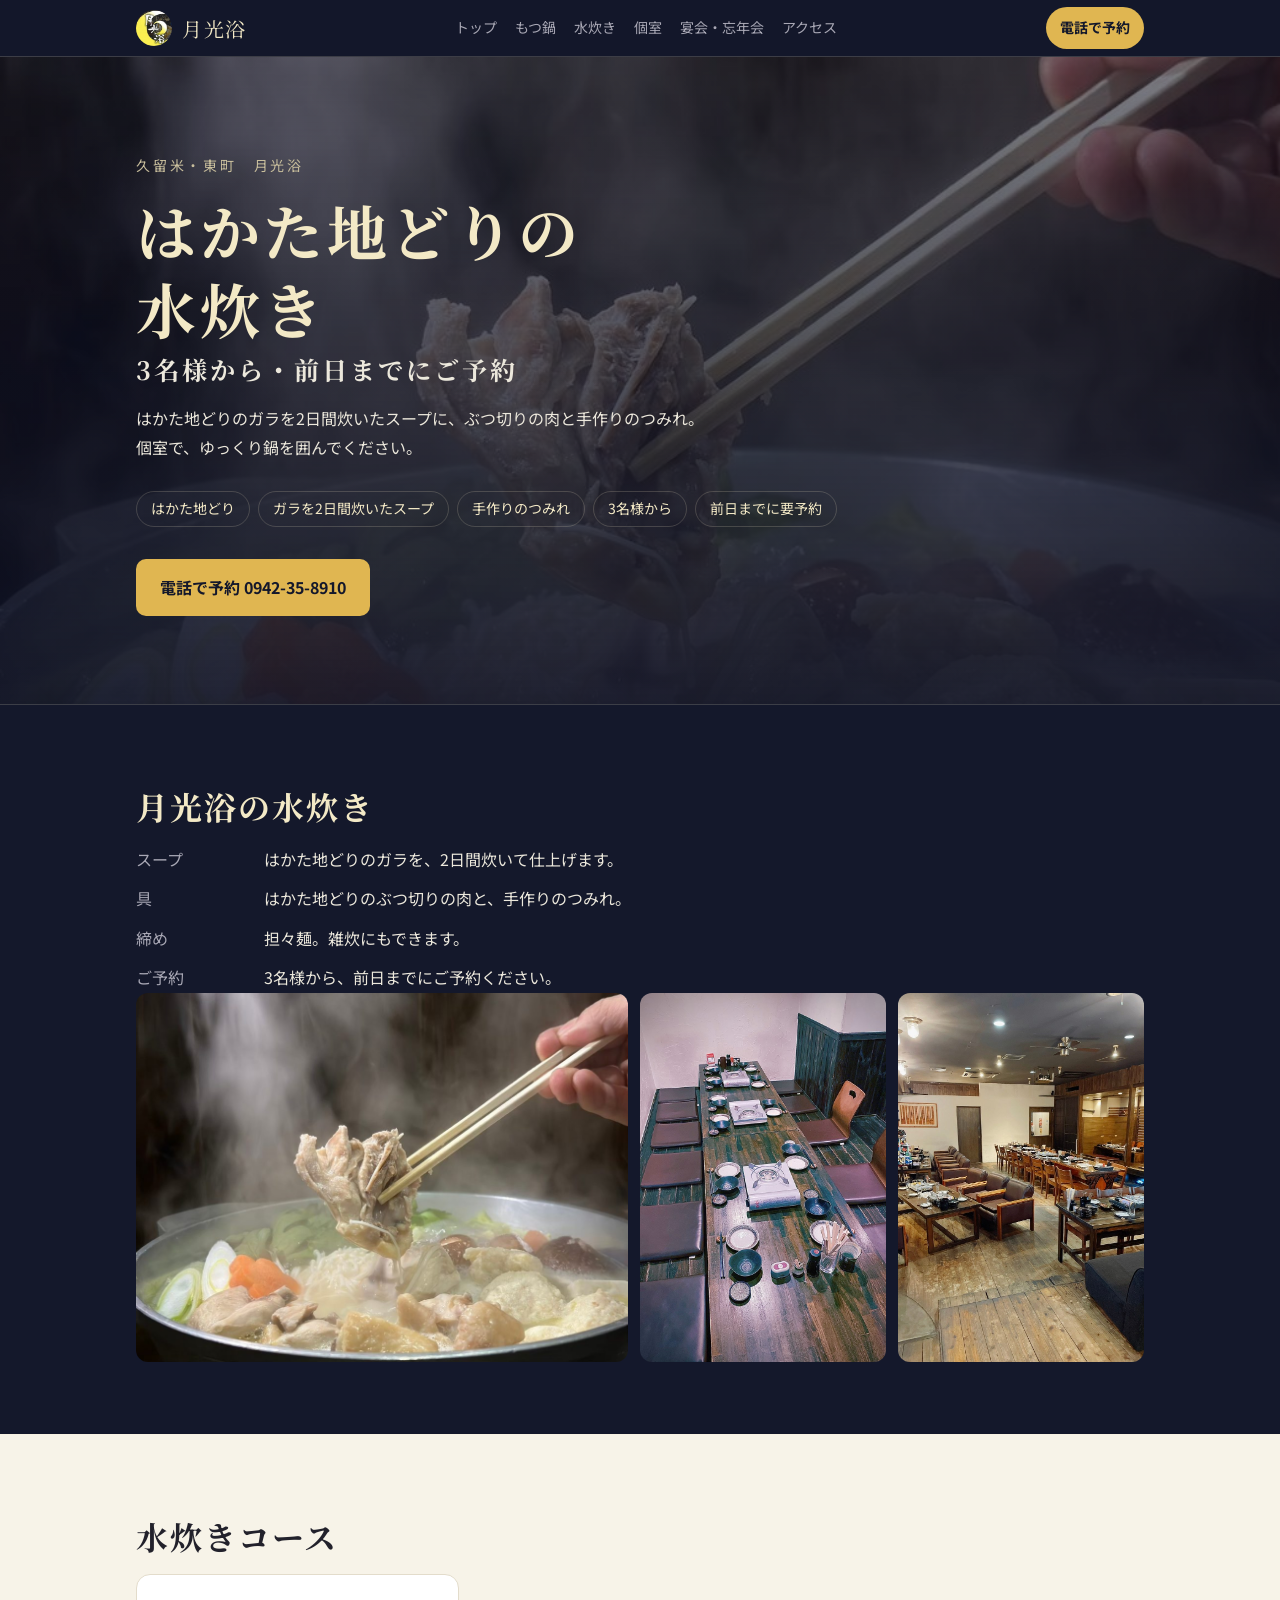
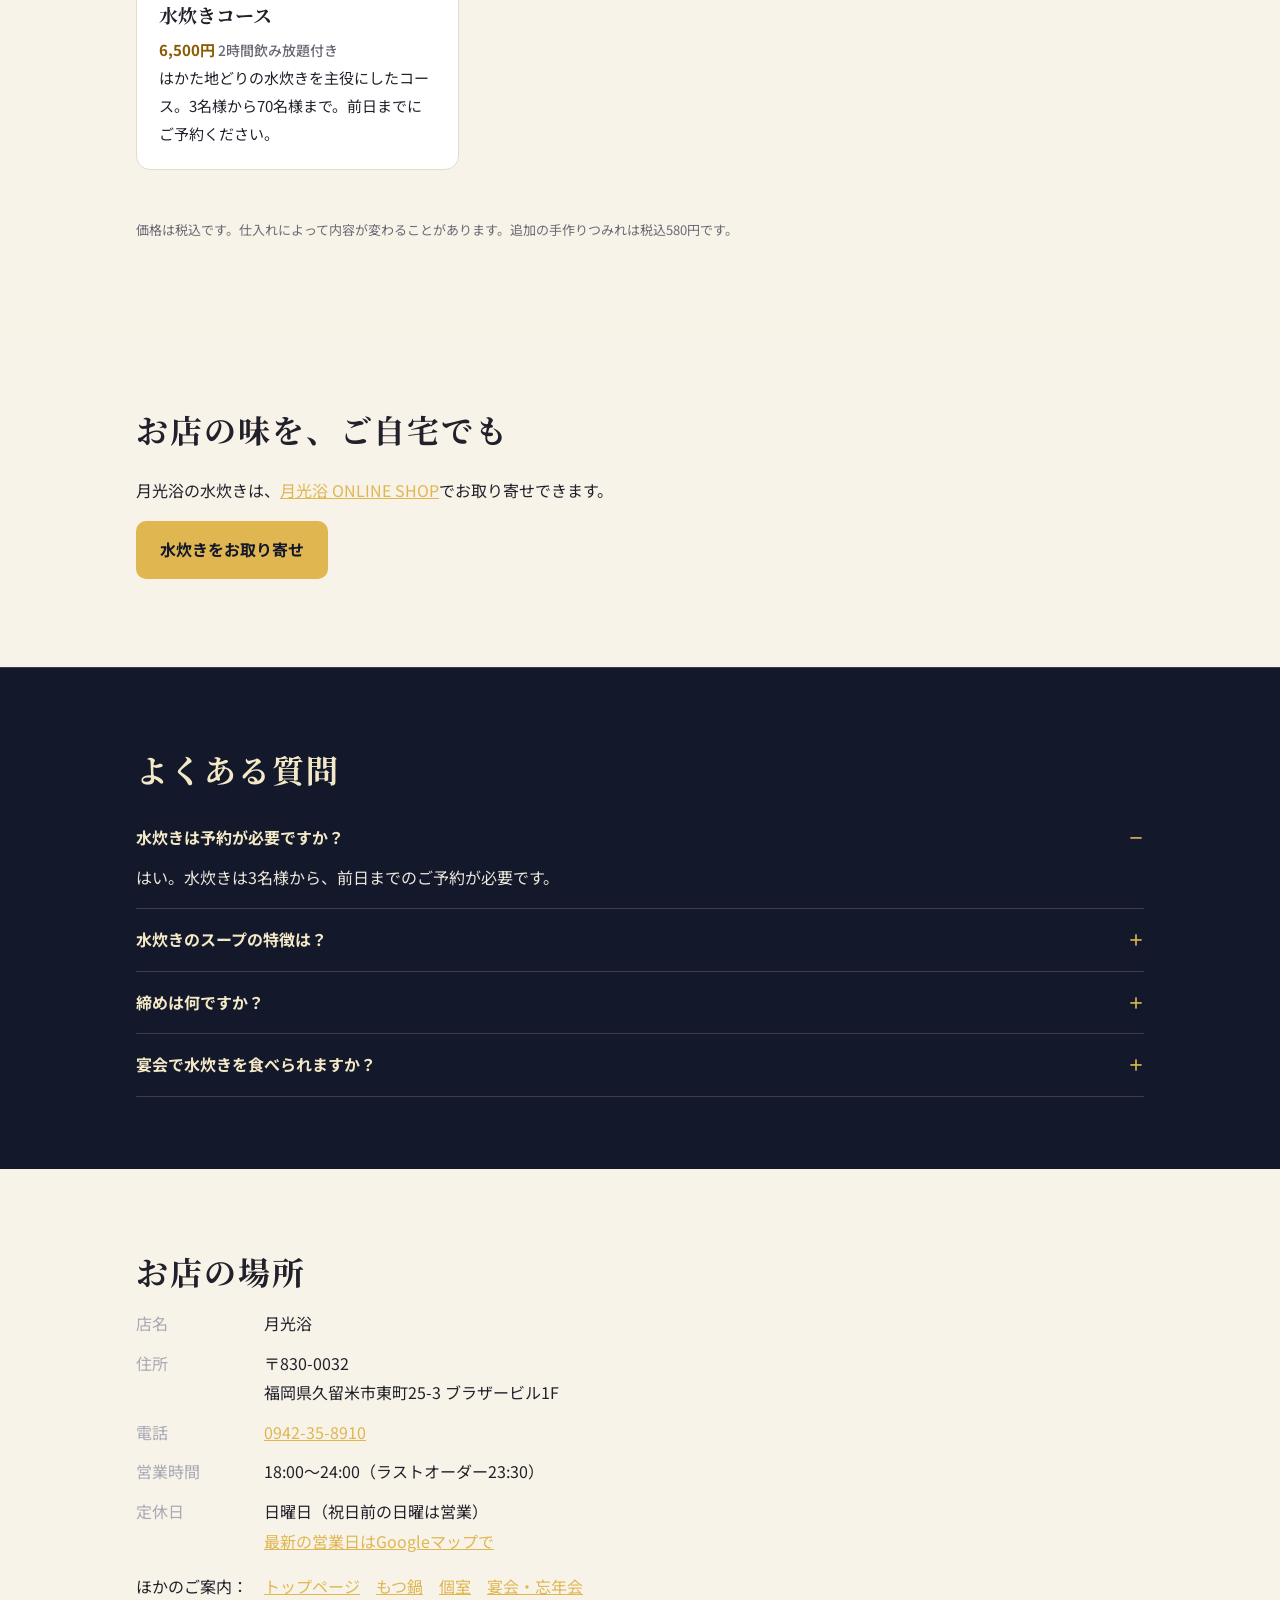
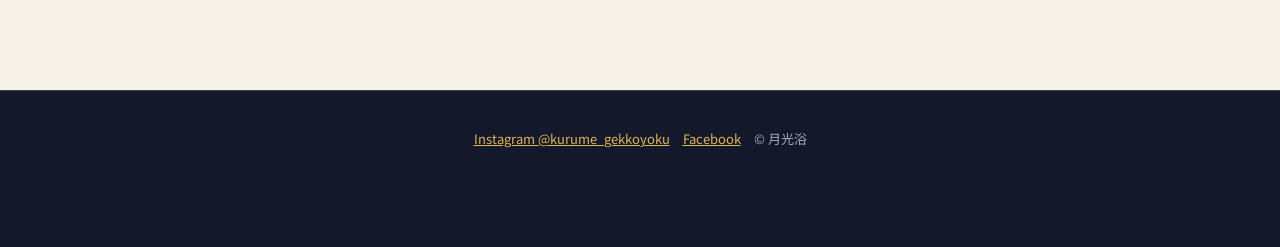
<file: mizutaki/index.html>
<!doctype html>
<html lang="ja">
<head>
<meta charset="utf-8">
<meta name="viewport" content="width=device-width, initial-scale=1">
<title>久留米の水炊き｜月光浴（はかた地どり・ガラを2日間炊いたスープ）</title>
<meta name="description" content="久留米・東町の居酒屋「月光浴」の水炊き。はかた地どりのガラを2日間炊いたスープに、ぶつ切りの肉と手作りのつみれ。3名様から、前日までにご予約ください。個室あり。ご予約は0942-35-8910。">
<meta property="og:type" content="website">
<meta property="og:title" content="久留米の水炊き｜月光浴（はかた地どり・ガラを2日間炊いたスープ）">
<meta property="og:description" content="久留米・東町の居酒屋「月光浴」の水炊き。はかた地どりのガラを2日間炊いたスープに、ぶつ切りの肉と手作りのつみれ。3名様から、前日までにご予約ください。個室あり。ご予約は0942-35-8910。">
<meta property="og:image" content="https://imprint283-boop.github.io/gekkoyoku/images/mizutaki.jpg">
<meta property="og:url" content="https://imprint283-boop.github.io/gekkoyoku/mizutaki/">
<link rel="canonical" href="https://imprint283-boop.github.io/gekkoyoku/mizutaki/">
<meta name="theme-color" content="#14182b">
<link rel="preconnect" href="https://fonts.googleapis.com">
<link rel="preconnect" href="https://fonts.gstatic.com" crossorigin>
<link href="https://fonts.googleapis.com/css2?family=Noto+Serif+JP:wght@500;700&family=Noto+Sans+JP:wght@400;500;700&display=swap" rel="stylesheet">
<link rel="stylesheet" href="../style.css">
<script type="application/ld+json">
{
  "@context": "https://schema.org",
  "@type": "BreadcrumbList",
  "itemListElement": [
    {
      "@type": "ListItem",
      "position": 1,
      "name": "月光浴",
      "item": "https://imprint283-boop.github.io/gekkoyoku/"
    },
    {
      "@type": "ListItem",
      "position": 2,
      "name": "水炊き",
      "item": "https://imprint283-boop.github.io/gekkoyoku/mizutaki/"
    }
  ]
}
</script>
<script type="application/ld+json">
{
  "@context": "https://schema.org",
  "@type": "FAQPage",
  "about": {
    "@id": "https://imprint283-boop.github.io/gekkoyoku/#restaurant"
  },
  "mainEntity": [
    {
      "@type": "Question",
      "name": "水炊きは予約が必要ですか？",
      "acceptedAnswer": {
        "@type": "Answer",
        "text": "はい。水炊きは3名様から、前日までのご予約が必要です。"
      }
    },
    {
      "@type": "Question",
      "name": "水炊きのスープの特徴は？",
      "acceptedAnswer": {
        "@type": "Answer",
        "text": "はかた地どりのガラを2日間炊いたスープです。具は、はかた地どりのぶつ切りの肉と手作りのつみれです。"
      }
    },
    {
      "@type": "Question",
      "name": "締めは何ですか？",
      "acceptedAnswer": {
        "@type": "Answer",
        "text": "水炊きの締めは担々麺です。雑炊にもできます。"
      }
    },
    {
      "@type": "Question",
      "name": "宴会で水炊きを食べられますか？",
      "acceptedAnswer": {
        "@type": "Answer",
        "text": "はい。水炊きコース（税込6,500円、2時間飲み放題付き）は3名様から70名様までご予約いただけます。"
      }
    }
  ]
}
</script>
</head>
<body>

<header class="bar">
  <div class="wrap">
    <a class="logo" href="../"><img src="https://imprint283-boop.github.io/gekkoyoku/images/logo.jpg" alt="" width="36" height="36">月光浴</a>
    <nav aria-label="サイト内">
      <a href="../">トップ</a>
      <a href="../motsunabe/">もつ鍋</a>
      <a href="../mizutaki/">水炊き</a>
      <a href="../koshitsu/">個室</a>
      <a href="../enkai/">宴会・忘年会</a>
      <a href="../#access">アクセス</a>
    </nav>
    <a class="tel-btn" href="tel:0942358910">電話で予約</a>
  </div>
</header>

<main id="top">
  <div class="hero" style="background-image:linear-gradient(180deg, rgba(14,17,36,.55), rgba(14,17,36,.92)), url(../images/mizutaki.jpg)">
    <div class="wrap">
      <p class="eyebrow">久留米・東町　月光浴</p>
      <h1>はかた地どりの<br>水炊き<small>3名様から・前日までにご予約</small></h1>
      <p class="lead">はかた地どりのガラを2日間炊いたスープに、ぶつ切りの肉と手作りのつみれ。個室で、ゆっくり鍋を囲んでください。</p>
      <ul class="chips">
        <li>はかた地どり</li><li>ガラを2日間炊いたスープ</li><li>手作りのつみれ</li><li>3名様から</li><li>前日までに要予約</li>
      </ul>
      <div class="cta">
        <a class="btn primary" href="tel:0942358910">電話で予約 0942-35-8910</a>
      </div>
    </div>
  </div>

  <section>
    <div class="wrap">
      <h2>月光浴の水炊き</h2>
      <dl>
        <dt>スープ</dt><dd>はかた地どりのガラを、2日間炊いて仕上げます。</dd>
        <dt>具</dt><dd>はかた地どりのぶつ切りの肉と、手作りのつみれ。</dd>
        <dt>締め</dt><dd>担々麺。雑炊にもできます。</dd>
        <dt>ご予約</dt><dd>3名様から、前日までにご予約ください。</dd>
      </dl>
      <div class="floor"><img src="https://imprint283-boop.github.io/gekkoyoku/images/mizutaki.jpg" width="1000" height="750" alt="はかた地どりの水炊き" loading="lazy"><img src="https://imprint283-boop.github.io/gekkoyoku/images/horigotatsu.jpg" width="900" height="1200" alt="鍋の準備ができた掘りごたつの個室" loading="lazy"><img src="https://imprint283-boop.github.io/gekkoyoku/images/floor.jpg" width="1000" height="1333" alt="長テーブルが並ぶ宴会フロア" loading="lazy"></div>
    </div>
  </section>

  <section class="paper">
    <div class="wrap">
      <h2>水炊きコース</h2>
      <div class="courses">
        <div class="course">
          <h3>水炊きコース</h3>
          <p class="price">6,500円 <small>2時間飲み放題付き</small></p>
          <p>はかた地どりの水炊きを主役にしたコース。3名様から70名様まで。前日までにご予約ください。</p>
        </div>
      </div>
      <p class="fine">価格は税込です。仕入れによって内容が変わることがあります。追加の手作りつみれは税込580円です。</p>
    </div>
  </section>

  <section id="otoriyose" class="paper">
    <div class="wrap">
      <h2>お店の味を、ご自宅でも</h2>
      <p>月光浴の水炊きは、<a href="https://gekkoyoku.com/" rel="noopener">月光浴 ONLINE SHOP</a>でお取り寄せできます。</p>
      <p><a class="btn primary" href="https://gekkoyoku.com/" rel="noopener">水炊きをお取り寄せ</a></p>
    </div>
  </section>

  <section id="faq">
    <div class="wrap">
      <h2>よくある質問</h2>
      <details open><summary>水炊きは予約が必要ですか？</summary><p>はい。水炊きは3名様から、前日までのご予約が必要です。</p></details>
      <details><summary>水炊きのスープの特徴は？</summary><p>はかた地どりのガラを2日間炊いたスープです。具は、はかた地どりのぶつ切りの肉と手作りのつみれです。</p></details>
      <details><summary>締めは何ですか？</summary><p>水炊きの締めは担々麺です。雑炊にもできます。</p></details>
      <details><summary>宴会で水炊きを食べられますか？</summary><p>はい。水炊きコース（税込6,500円、2時間飲み放題付き）は3名様から70名様までご予約いただけます。</p></details>
    </div>
  </section>

  <section id="access" class="paper">
    <div class="wrap">
      <h2>お店の場所</h2>
      <dl>
        <dt>店名</dt><dd>月光浴</dd>
        <dt>住所</dt><dd>〒830-0032<br>福岡県久留米市東町25-3 ブラザービル1F</dd>
        <dt>電話</dt><dd><a href="tel:0942358910">0942-35-8910</a></dd>
        <dt>営業時間</dt><dd>18:00〜24:00（ラストオーダー23:30）</dd>
        <dt>定休日</dt><dd>日曜日（祝日前の日曜は営業）<br><a href="https://www.google.com/maps/search/?api=1&amp;query=%E6%9C%88%E5%85%89%E6%B5%B4%20%E4%B9%85%E7%95%99%E7%B1%B3%E5%B8%82%E6%9D%B1%E7%94%BA25-3" rel="noopener">最新の営業日はGoogleマップで</a></dd>
      </dl>
      <p class="more-links">ほかのご案内：<a href="../">トップページ</a><a href="../motsunabe/">もつ鍋</a><a href="../koshitsu/">個室</a><a href="../enkai/">宴会・忘年会</a></p>
    </div>
  </section>
</main>

<footer>
  <div class="wrap"><a href="https://www.instagram.com/kurume_gekkoyoku/" rel="noopener">Instagram @kurume_gekkoyoku</a>　<a href="https://www.facebook.com/profile.php?id=61574297613695" rel="noopener">Facebook</a>　© 月光浴</div>
</footer>

<div class="float-tel"><a class="btn primary" href="tel:0942358910">電話で予約 0942-35-8910</a></div>
</body>
</html>
</file>
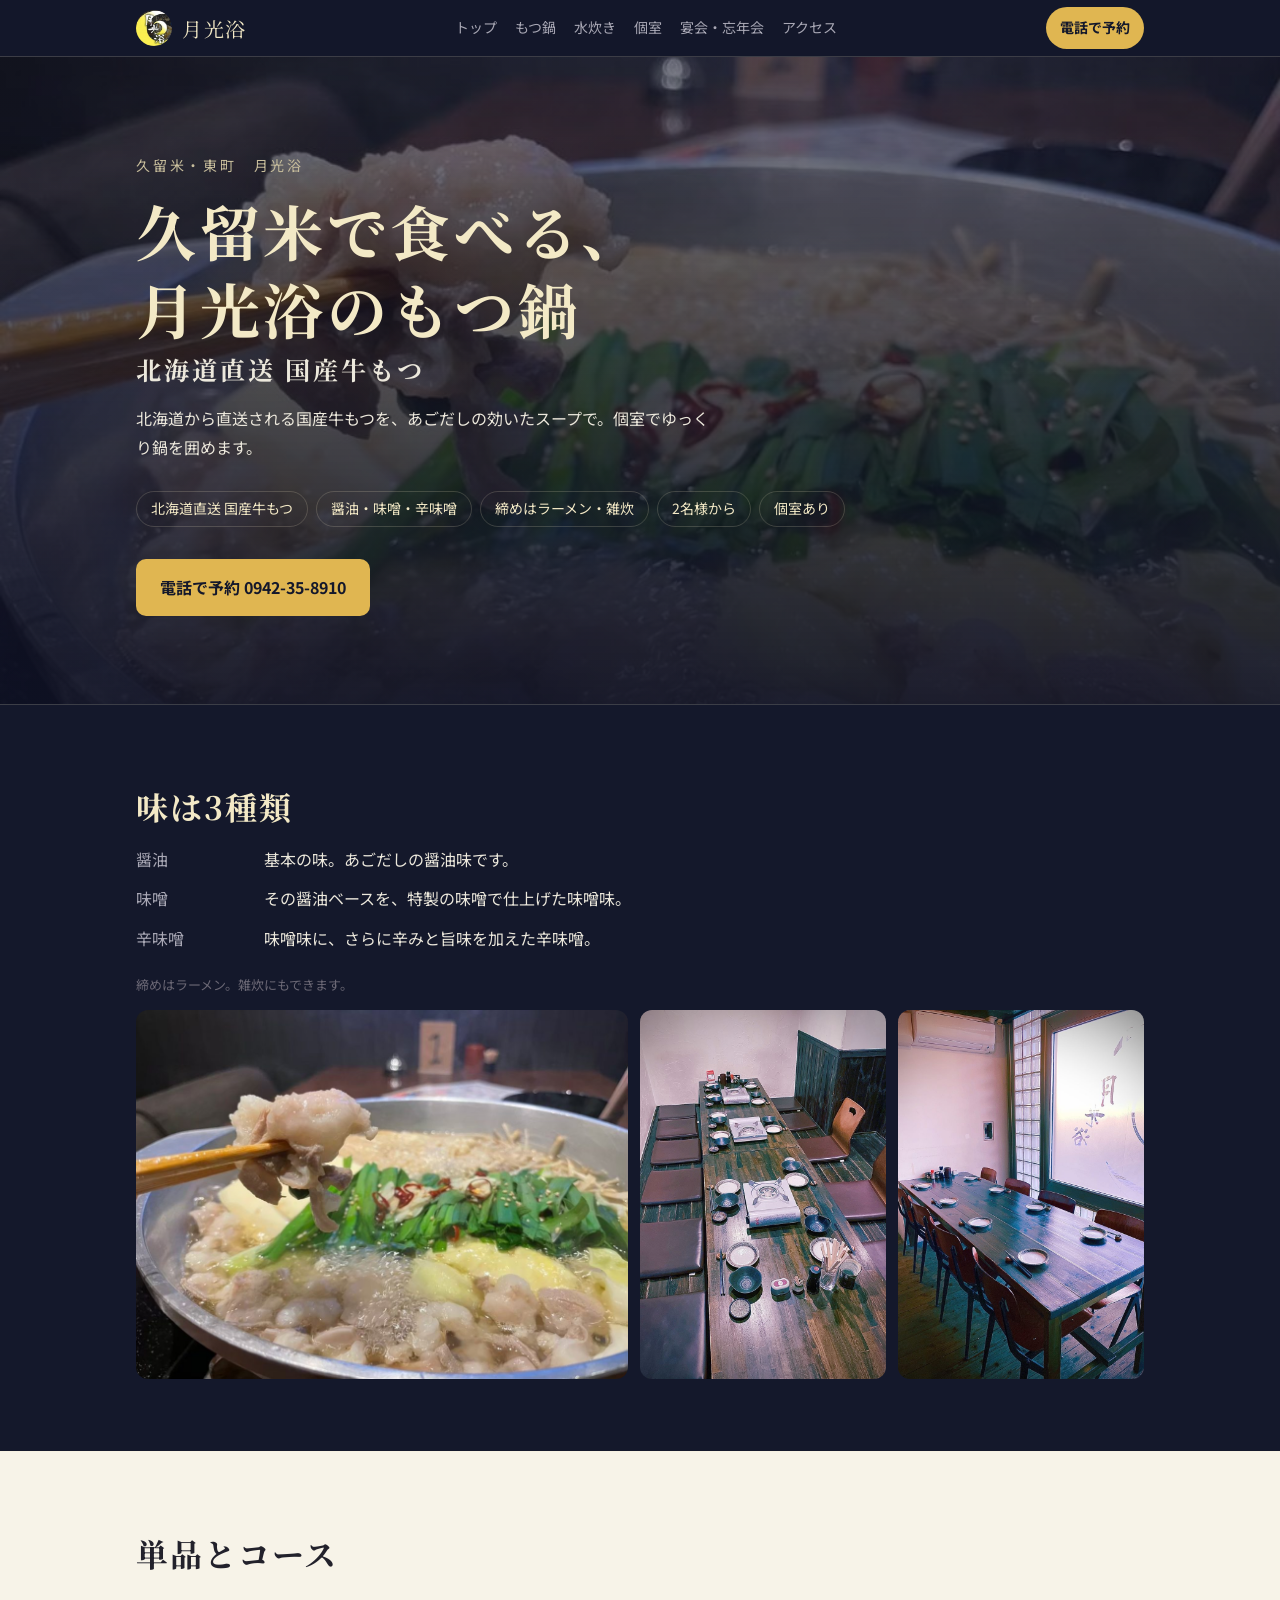
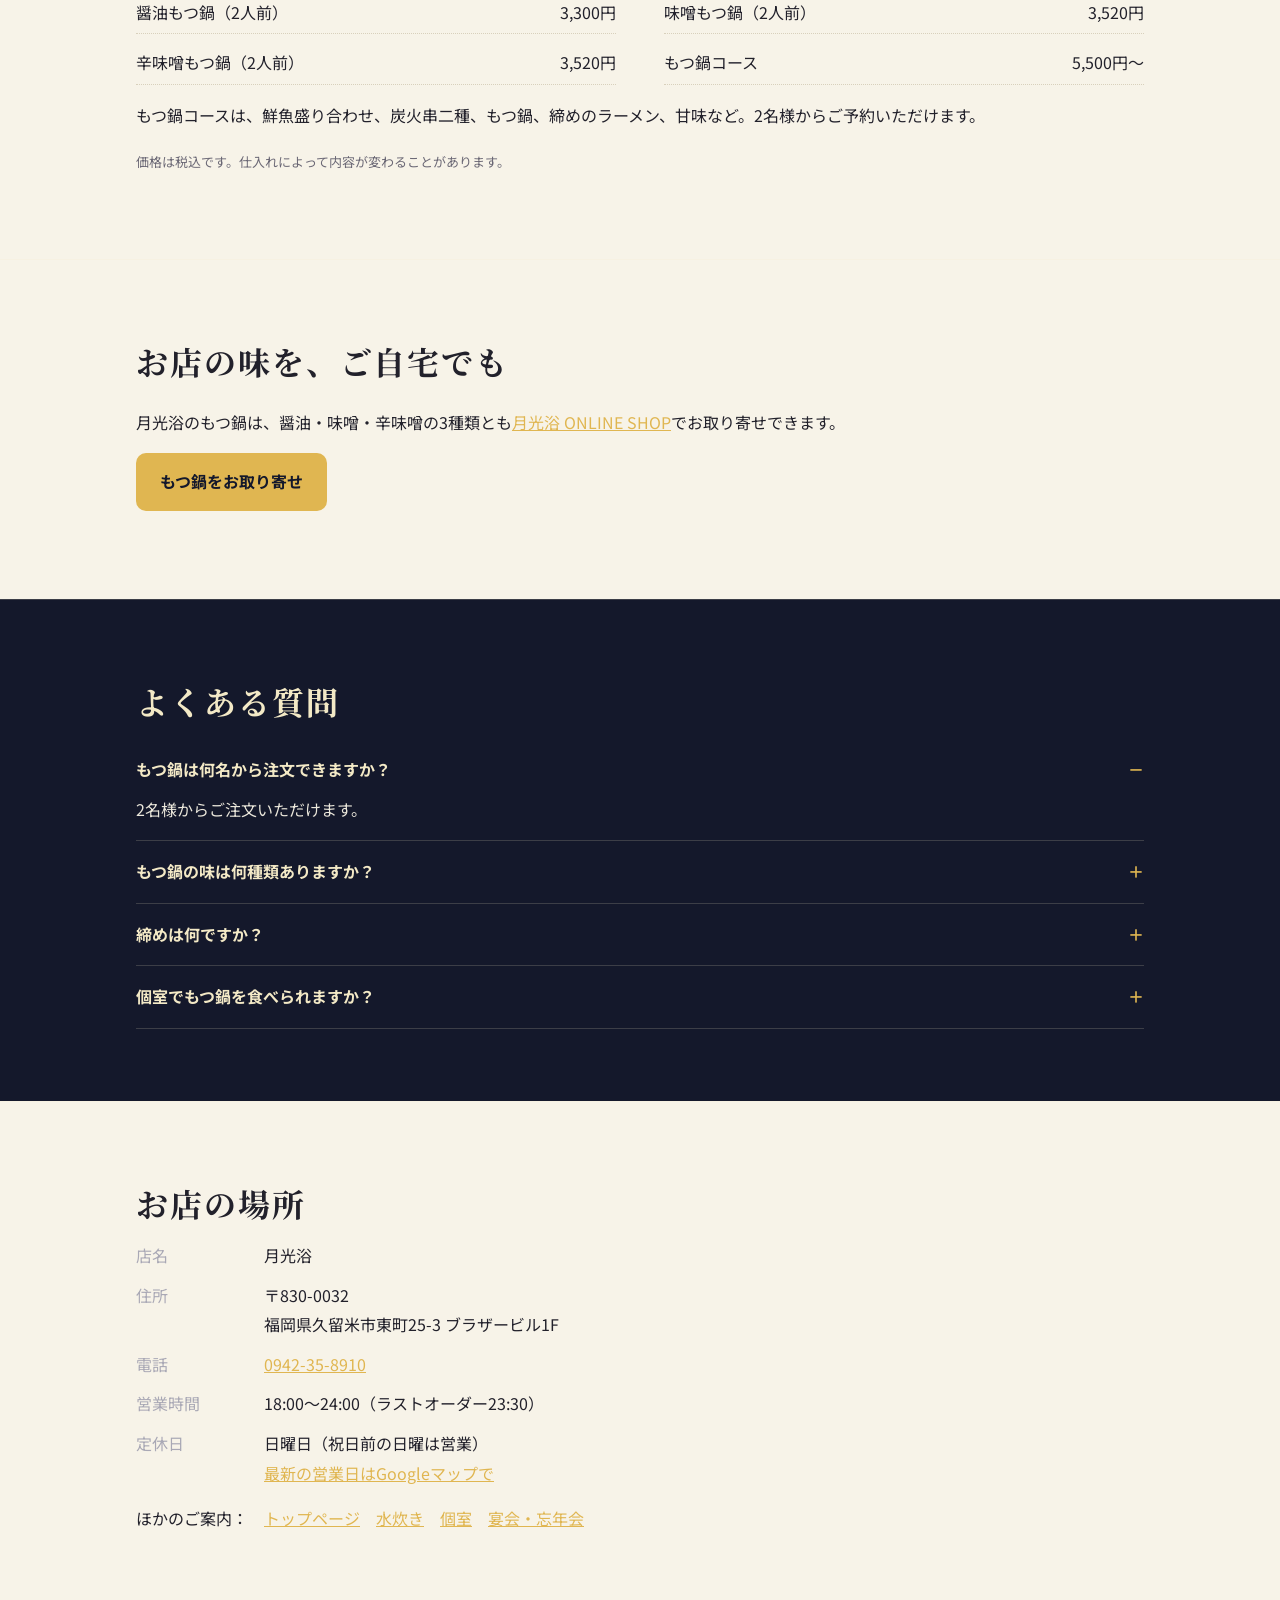
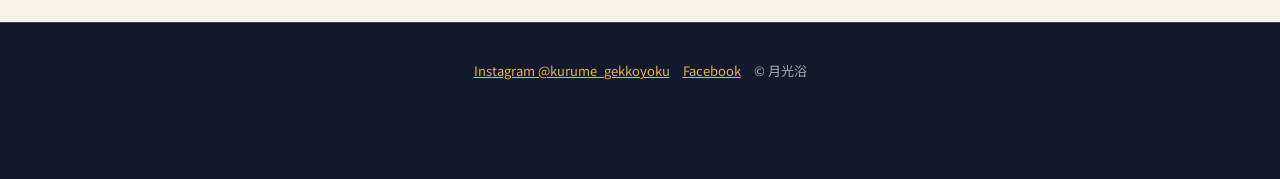
<file: motsunabe/index.html>
<!doctype html>
<html lang="ja">
<head>
<meta charset="utf-8">
<meta name="viewport" content="width=device-width, initial-scale=1">
<title>久留米のもつ鍋｜月光浴（北海道直送 国産牛もつ・醤油／味噌／辛味噌）</title>
<meta name="description" content="久留米・東町の居酒屋「月光浴」のもつ鍋。北海道直送の国産牛もつを、あごだしの醤油・特製味噌・辛味噌の3つの味で。締めはラーメン、雑炊もできます。2名様から。個室あり。ご予約は0942-35-8910。">
<meta property="og:type" content="website">
<meta property="og:title" content="久留米のもつ鍋｜月光浴（北海道直送 国産牛もつ・醤油／味噌／辛味噌）">
<meta property="og:description" content="久留米・東町の居酒屋「月光浴」のもつ鍋。北海道直送の国産牛もつを、あごだしの醤油・特製味噌・辛味噌の3つの味で。締めはラーメン、雑炊もできます。2名様から。個室あり。ご予約は0942-35-8910。">
<meta property="og:image" content="https://imprint283-boop.github.io/gekkoyoku/images/motsunabe.jpg">
<meta property="og:url" content="https://imprint283-boop.github.io/gekkoyoku/motsunabe/">
<link rel="canonical" href="https://imprint283-boop.github.io/gekkoyoku/motsunabe/">
<meta name="theme-color" content="#14182b">
<link rel="preconnect" href="https://fonts.googleapis.com">
<link rel="preconnect" href="https://fonts.gstatic.com" crossorigin>
<link href="https://fonts.googleapis.com/css2?family=Noto+Serif+JP:wght@500;700&family=Noto+Sans+JP:wght@400;500;700&display=swap" rel="stylesheet">
<link rel="stylesheet" href="../style.css">
<script type="application/ld+json">
{
  "@context": "https://schema.org",
  "@type": "BreadcrumbList",
  "itemListElement": [
    {
      "@type": "ListItem",
      "position": 1,
      "name": "月光浴",
      "item": "https://imprint283-boop.github.io/gekkoyoku/"
    },
    {
      "@type": "ListItem",
      "position": 2,
      "name": "もつ鍋",
      "item": "https://imprint283-boop.github.io/gekkoyoku/motsunabe/"
    }
  ]
}
</script>
<script type="application/ld+json">
{
  "@context": "https://schema.org",
  "@type": "FAQPage",
  "about": {
    "@id": "https://imprint283-boop.github.io/gekkoyoku/#restaurant"
  },
  "mainEntity": [
    {
      "@type": "Question",
      "name": "もつ鍋は何名から注文できますか？",
      "acceptedAnswer": {
        "@type": "Answer",
        "text": "2名様からご注文いただけます。"
      }
    },
    {
      "@type": "Question",
      "name": "もつ鍋の味は何種類ありますか？",
      "acceptedAnswer": {
        "@type": "Answer",
        "text": "あごだしの醤油、特製味噌で仕上げた味噌、辛みと旨味を加えた辛味噌の3種類です。"
      }
    },
    {
      "@type": "Question",
      "name": "締めは何ですか？",
      "acceptedAnswer": {
        "@type": "Answer",
        "text": "もつ鍋の締めはラーメンです。雑炊にもできます。"
      }
    },
    {
      "@type": "Question",
      "name": "個室でもつ鍋を食べられますか？",
      "acceptedAnswer": {
        "@type": "Answer",
        "text": "はい。個室のテーブル席と掘りごたつの個室があり、どちらも完全個室です。"
      }
    }
  ]
}
</script>
</head>
<body>

<header class="bar">
  <div class="wrap">
    <a class="logo" href="../"><img src="https://imprint283-boop.github.io/gekkoyoku/images/logo.jpg" alt="" width="36" height="36">月光浴</a>
    <nav aria-label="サイト内">
      <a href="../">トップ</a>
      <a href="../motsunabe/">もつ鍋</a>
      <a href="../mizutaki/">水炊き</a>
      <a href="../koshitsu/">個室</a>
      <a href="../enkai/">宴会・忘年会</a>
      <a href="../#access">アクセス</a>
    </nav>
    <a class="tel-btn" href="tel:0942358910">電話で予約</a>
  </div>
</header>

<main id="top">
  <div class="hero" style="background-image:linear-gradient(180deg, rgba(14,17,36,.55), rgba(14,17,36,.92)), url(../images/motsunabe.jpg)">
    <div class="wrap">
      <p class="eyebrow">久留米・東町　月光浴</p>
      <h1>久留米で食べる、<br>月光浴のもつ鍋<small>北海道直送 国産牛もつ</small></h1>
      <p class="lead">北海道から直送される国産牛もつを、あごだしの効いたスープで。個室でゆっくり鍋を囲めます。</p>
      <ul class="chips">
        <li>北海道直送 国産牛もつ</li><li>醤油・味噌・辛味噌</li><li>締めはラーメン・雑炊</li><li>2名様から</li><li>個室あり</li>
      </ul>
      <div class="cta">
        <a class="btn primary" href="tel:0942358910">電話で予約 0942-35-8910</a>
      </div>
    </div>
  </div>

  <section>
    <div class="wrap">
      <h2>味は3種類</h2>
      <dl>
        <dt>醤油</dt><dd>基本の味。あごだしの醤油味です。</dd>
        <dt>味噌</dt><dd>その醤油ベースを、特製の味噌で仕上げた味噌味。</dd>
        <dt>辛味噌</dt><dd>味噌味に、さらに辛みと旨味を加えた辛味噌。</dd>
      </dl>
      <p class="fine">締めはラーメン。雑炊にもできます。</p>
      <div class="floor"><img src="https://imprint283-boop.github.io/gekkoyoku/images/motsunabe.jpg" width="1000" height="750" alt="湯気の立つもつ鍋" loading="lazy"><img src="https://imprint283-boop.github.io/gekkoyoku/images/horigotatsu.jpg" width="900" height="1200" alt="鍋の準備ができた掘りごたつの個室" loading="lazy"><img src="https://imprint283-boop.github.io/gekkoyoku/images/table-room.jpg" width="900" height="1200" alt="窓のある個室のテーブル席" loading="lazy"></div>
    </div>
  </section>

  <section class="paper">
    <div class="wrap">
      <h2>単品とコース</h2>
      <div class="menu">
        <div class="item"><span>醤油もつ鍋（2人前）</span><span>3,300円</span></div>
        <div class="item"><span>味噌もつ鍋（2人前）</span><span>3,520円</span></div>
        <div class="item"><span>辛味噌もつ鍋（2人前）</span><span>3,520円</span></div>
        <div class="item"><span>もつ鍋コース</span><span>5,500円〜</span></div>
      </div>
      <p>もつ鍋コースは、鮮魚盛り合わせ、炭火串二種、もつ鍋、締めのラーメン、甘味など。2名様からご予約いただけます。</p>
      <p class="fine">価格は税込です。仕入れによって内容が変わることがあります。</p>
    </div>
  </section>

  <section id="otoriyose" class="paper">
    <div class="wrap">
      <h2>お店の味を、ご自宅でも</h2>
      <p>月光浴のもつ鍋は、醤油・味噌・辛味噌の3種類とも<a href="https://gekkoyoku.com/" rel="noopener">月光浴 ONLINE SHOP</a>でお取り寄せできます。</p>
      <p><a class="btn primary" href="https://gekkoyoku.com/" rel="noopener">もつ鍋をお取り寄せ</a></p>
    </div>
  </section>

  <section id="faq">
    <div class="wrap">
      <h2>よくある質問</h2>
      <details open><summary>もつ鍋は何名から注文できますか？</summary><p>2名様からご注文いただけます。</p></details>
      <details><summary>もつ鍋の味は何種類ありますか？</summary><p>あごだしの醤油、特製味噌で仕上げた味噌、辛みと旨味を加えた辛味噌の3種類です。</p></details>
      <details><summary>締めは何ですか？</summary><p>もつ鍋の締めはラーメンです。雑炊にもできます。</p></details>
      <details><summary>個室でもつ鍋を食べられますか？</summary><p>はい。個室のテーブル席と掘りごたつの個室があり、どちらも完全個室です。</p></details>
    </div>
  </section>

  <section id="access" class="paper">
    <div class="wrap">
      <h2>お店の場所</h2>
      <dl>
        <dt>店名</dt><dd>月光浴</dd>
        <dt>住所</dt><dd>〒830-0032<br>福岡県久留米市東町25-3 ブラザービル1F</dd>
        <dt>電話</dt><dd><a href="tel:0942358910">0942-35-8910</a></dd>
        <dt>営業時間</dt><dd>18:00〜24:00（ラストオーダー23:30）</dd>
        <dt>定休日</dt><dd>日曜日（祝日前の日曜は営業）<br><a href="https://www.google.com/maps/search/?api=1&amp;query=%E6%9C%88%E5%85%89%E6%B5%B4%20%E4%B9%85%E7%95%99%E7%B1%B3%E5%B8%82%E6%9D%B1%E7%94%BA25-3" rel="noopener">最新の営業日はGoogleマップで</a></dd>
      </dl>
      <p class="more-links">ほかのご案内：<a href="../">トップページ</a><a href="../mizutaki/">水炊き</a><a href="../koshitsu/">個室</a><a href="../enkai/">宴会・忘年会</a></p>
    </div>
  </section>
</main>

<footer>
  <div class="wrap"><a href="https://www.instagram.com/kurume_gekkoyoku/" rel="noopener">Instagram @kurume_gekkoyoku</a>　<a href="https://www.facebook.com/profile.php?id=61574297613695" rel="noopener">Facebook</a>　© 月光浴</div>
</footer>

<div class="float-tel"><a class="btn primary" href="tel:0942358910">電話で予約 0942-35-8910</a></div>
</body>
</html>
</file>
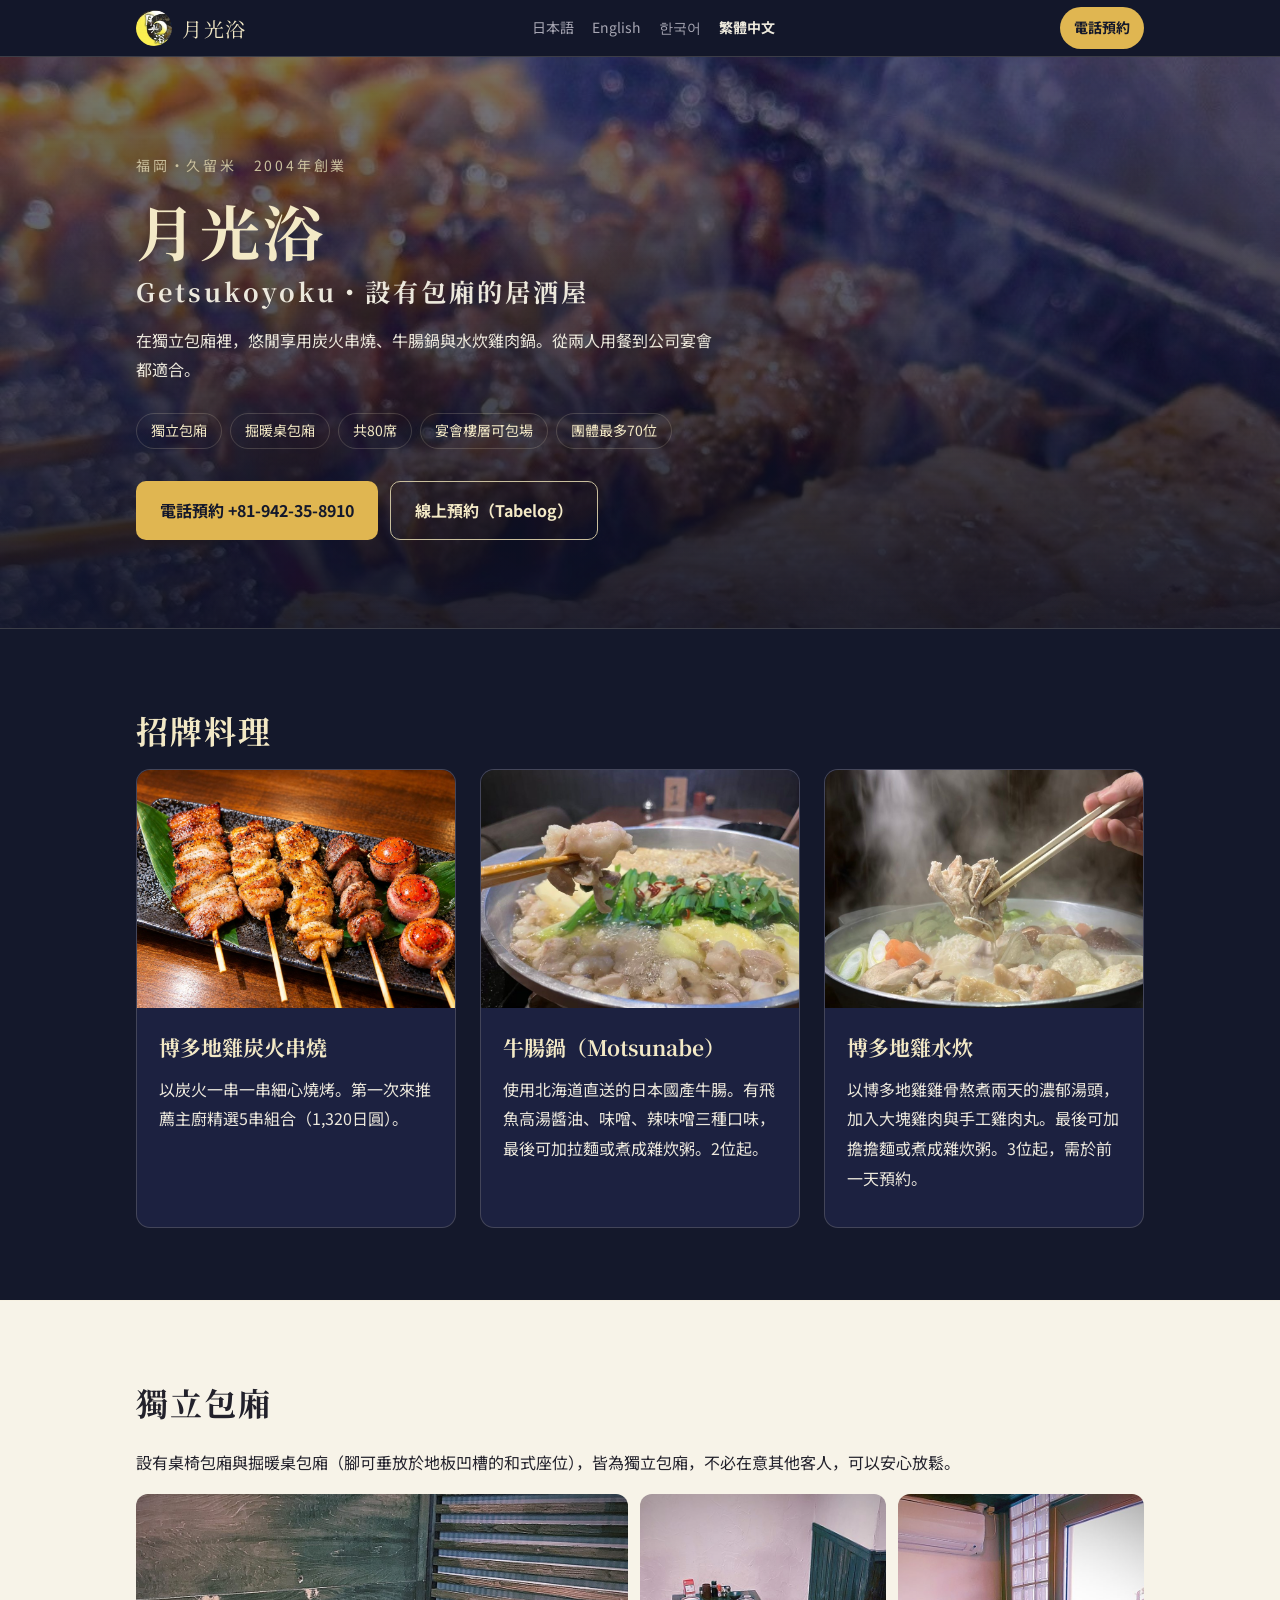
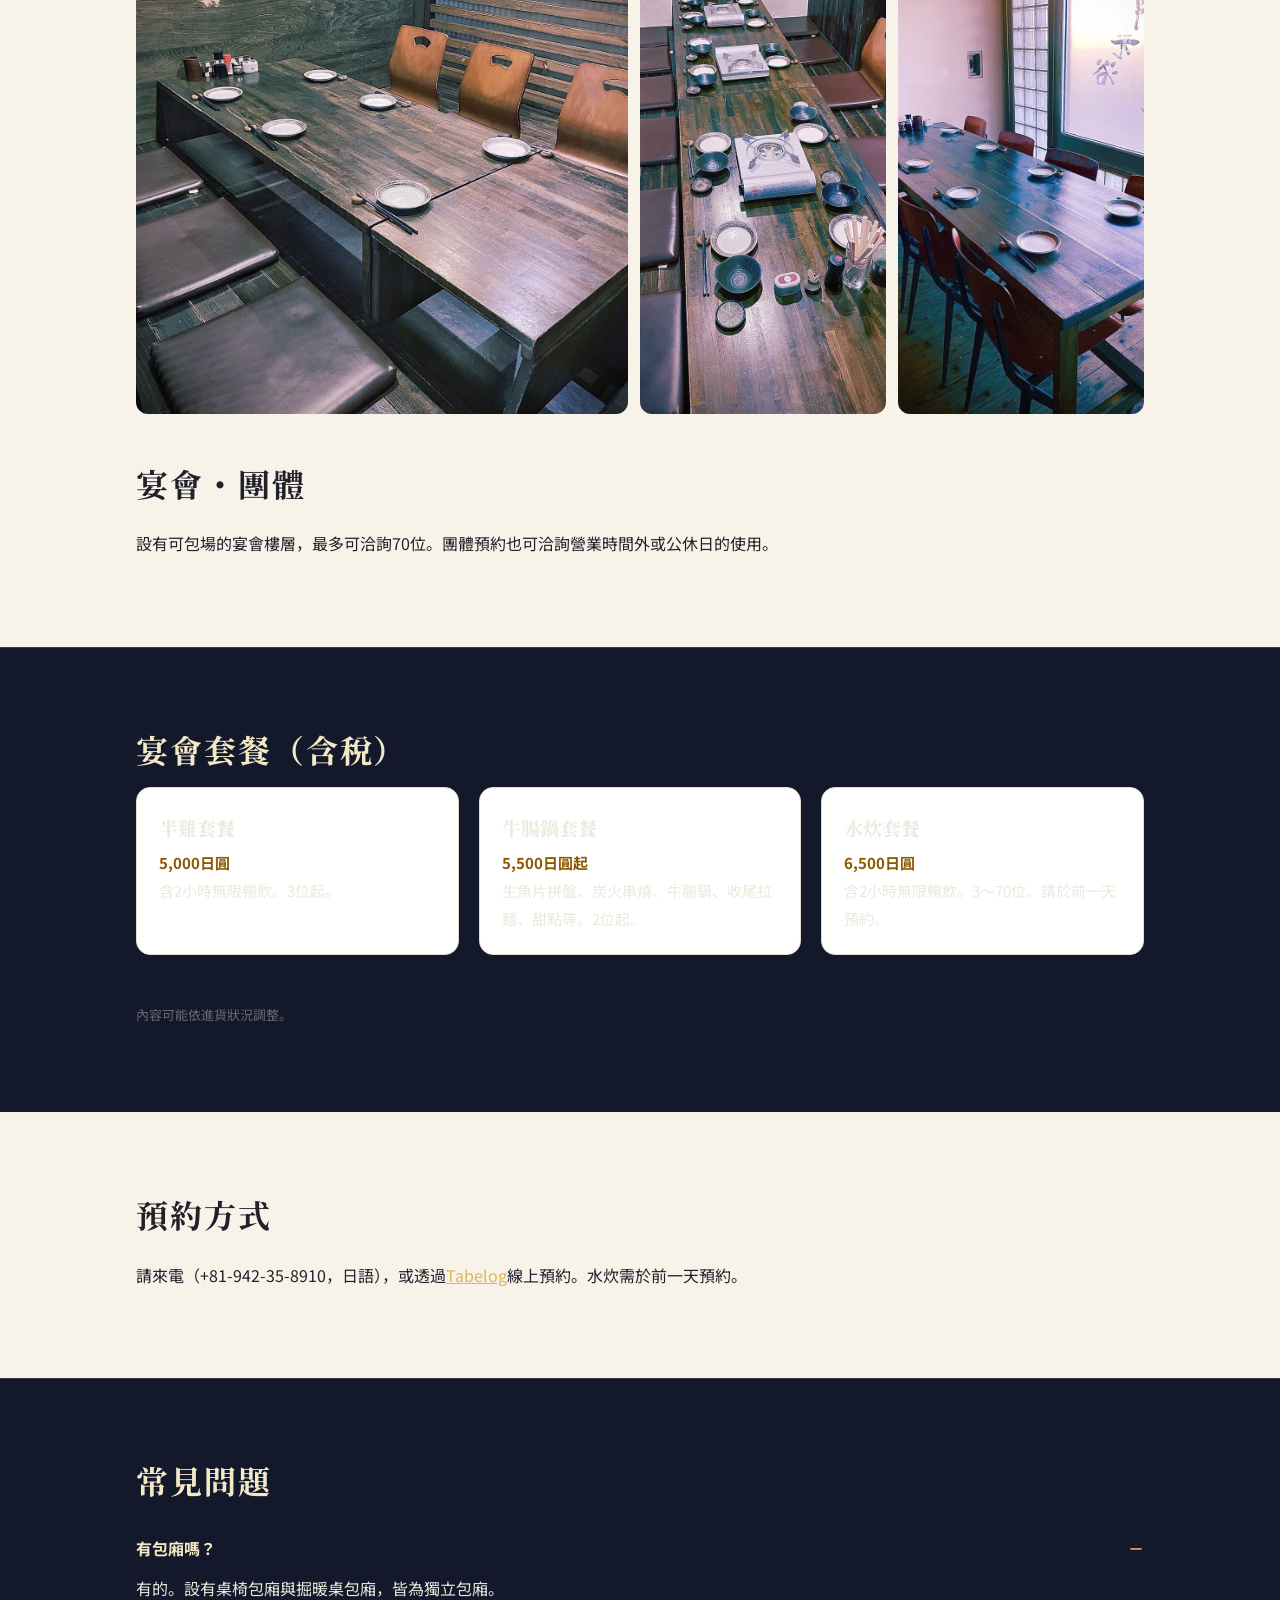
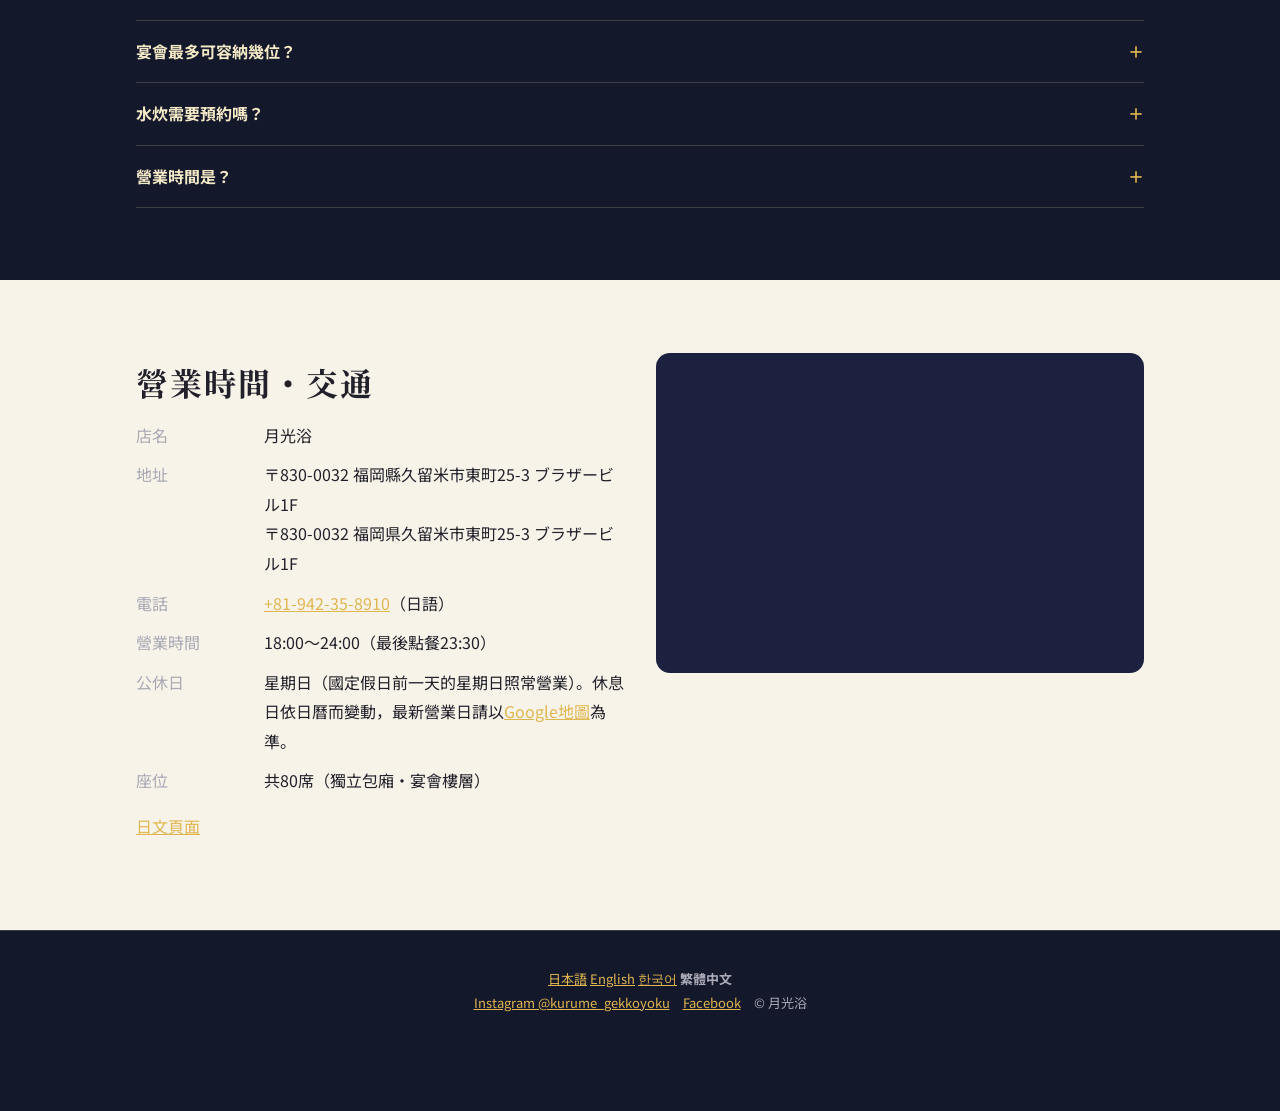
<file: zh-hant/index.html>
<!doctype html>
<html lang="zh-Hant">
<head>
<meta charset="utf-8">
<meta name="viewport" content="width=device-width, initial-scale=1">
<title>月光浴｜福岡久留米 包廂居酒屋－炭火串燒・牛腸鍋・水炊雞肉鍋</title>
<meta name="description" content="福岡縣久留米市東町的居酒屋「月光浴」，2004年創業。博多地雞炭火串燒、牛腸鍋、水炊雞肉鍋，全在獨立包廂享用。宴會最多可洽詢70位。">
<meta property="og:type" content="restaurant">
<meta property="og:title" content="月光浴｜福岡久留米 包廂居酒屋－炭火串燒・牛腸鍋・水炊雞肉鍋">
<meta property="og:description" content="福岡縣久留米市東町的居酒屋「月光浴」，2004年創業。博多地雞炭火串燒、牛腸鍋、水炊雞肉鍋，全在獨立包廂享用。宴會最多可洽詢70位。">
<meta property="og:image" content="https://imprint283-boop.github.io/gekkoyoku/images/og.jpg">
<meta property="og:url" content="https://imprint283-boop.github.io/gekkoyoku/zh-hant/">
<link rel="canonical" href="https://imprint283-boop.github.io/gekkoyoku/zh-hant/">
<link rel="alternate" hreflang="ja" href="https://imprint283-boop.github.io/gekkoyoku/">
<link rel="alternate" hreflang="en" href="https://imprint283-boop.github.io/gekkoyoku/en/">
<link rel="alternate" hreflang="ko" href="https://imprint283-boop.github.io/gekkoyoku/ko/">
<link rel="alternate" hreflang="zh-Hant" href="https://imprint283-boop.github.io/gekkoyoku/zh-hant/">
<link rel="alternate" hreflang="x-default" href="https://imprint283-boop.github.io/gekkoyoku/">
<meta name="theme-color" content="#14182b">
<link rel="preconnect" href="https://fonts.googleapis.com">
<link rel="preconnect" href="https://fonts.gstatic.com" crossorigin>
<link href="https://fonts.googleapis.com/css2?family=Noto+Serif+JP:wght@500;700&family=Noto+Sans+JP:wght@400;500;700&display=swap" rel="stylesheet">
<link rel="stylesheet" href="../style.css">
<script type="application/ld+json">
{
  "@context": "https://schema.org",
  "@type": "Restaurant",
  "@id": "https://imprint283-boop.github.io/gekkoyoku/#restaurant",
  "name": "月光浴",
  "alternateName": "Getsukoyoku",
  "url": "https://imprint283-boop.github.io/gekkoyoku/",
  "telephone": "+81-942-35-8910",
  "inLanguage": "zh-Hant",
  "description": "福岡縣久留米市東町的居酒屋「月光浴」，2004年創業。博多地雞炭火串燒、牛腸鍋、水炊雞肉鍋，全在獨立包廂享用。宴會最多可洽詢70位。",
  "address": {
    "@type": "PostalAddress",
    "streetAddress": "東町25-3 ブラザービル1F",
    "addressLocality": "久留米市",
    "addressRegion": "福岡県",
    "postalCode": "830-0032",
    "addressCountry": "JP"
  }
}
</script>
<script type="application/ld+json">
{
  "@context": "https://schema.org",
  "@type": "FAQPage",
  "inLanguage": "zh-Hant",
  "about": {
    "@id": "https://imprint283-boop.github.io/gekkoyoku/#restaurant"
  },
  "mainEntity": [
    {
      "@type": "Question",
      "name": "有包廂嗎？",
      "acceptedAnswer": {
        "@type": "Answer",
        "text": "有的。設有桌椅包廂與掘暖桌包廂，皆為獨立包廂。"
      }
    },
    {
      "@type": "Question",
      "name": "宴會最多可容納幾位？",
      "acceptedAnswer": {
        "@type": "Answer",
        "text": "最多可洽詢70位，宴會樓層也可包場。"
      }
    },
    {
      "@type": "Question",
      "name": "水炊需要預約嗎？",
      "acceptedAnswer": {
        "@type": "Answer",
        "text": "需要。水炊為3位起，需於前一天預約。"
      }
    },
    {
      "@type": "Question",
      "name": "營業時間是？",
      "acceptedAnswer": {
        "@type": "Answer",
        "text": "18:00～24:00（最後點餐23:30）。星期日公休，國定假日前一天的星期日照常營業。最新營業日請以Google地圖為準。"
      }
    }
  ]
}
</script>
</head>
<body>

<header class="bar">
  <div class="wrap">
    <a class="logo" href="./"><img src="https://imprint283-boop.github.io/gekkoyoku/images/logo.jpg" alt="" width="36" height="36">月光浴</a>
    <nav aria-label="語言">
      <a href="https://imprint283-boop.github.io/gekkoyoku/" hreflang="ja" lang="ja">日本語</a> <a href="https://imprint283-boop.github.io/gekkoyoku/en/" hreflang="en" lang="en">English</a> <a href="https://imprint283-boop.github.io/gekkoyoku/ko/" hreflang="ko" lang="ko">한국어</a> <strong>繁體中文</strong>
    </nav>
    <a class="tel-btn" href="tel:+81942358910">電話預約</a>
  </div>
</header>

<main id="top">
  <div class="hero" style="background-image:linear-gradient(180deg, rgba(14,17,36,.55), rgba(14,17,36,.92)), url(../images/hero.jpg)">
    <div class="wrap">
      <p class="eyebrow">福岡・久留米　2004年創業</p>
      <h1>月光浴<small>Getsukoyoku・設有包廂的居酒屋</small></h1>
      <p class="lead">在獨立包廂裡，悠閒享用炭火串燒、牛腸鍋與水炊雞肉鍋。從兩人用餐到公司宴會都適合。</p>
      <ul class="chips"><li>獨立包廂</li><li>掘暖桌包廂</li><li>共80席</li><li>宴會樓層可包場</li><li>團體最多70位</li></ul>
      <div class="cta">
        <a class="btn primary" href="tel:+81942358910">電話預約 +81-942-35-8910</a>
        <a class="btn ghost" href="https://tabelog.com/fukuoka/A4008/A400801/40008478/" rel="noopener">線上預約（Tabelog）</a>
      </div>
    </div>
  </div>

  <section>
    <div class="wrap">
      <h2>招牌料理</h2>
      <div class="dishes">
        <article class="dish">
          <img class="photo" src="https://imprint283-boop.github.io/gekkoyoku/images/yakitori.jpg" width="1000" height="750" alt="炭火串燒" loading="lazy">
          <div class="body">
            <h3>博多地雞炭火串燒</h3>
            <p>以炭火一串一串細心燒烤。第一次來推薦主廚精選5串組合（1,320日圓）。</p>
          </div>
        </article>
        <article class="dish">
          <img class="photo" src="https://imprint283-boop.github.io/gekkoyoku/images/motsunabe.jpg" width="1000" height="750" alt="牛腸鍋" loading="lazy">
          <div class="body">
            <h3>牛腸鍋（Motsunabe）</h3>
            <p>使用北海道直送的日本國產牛腸。有飛魚高湯醬油、味噌、辣味噌三種口味，最後可加拉麵或煮成雜炊粥。2位起。</p>
          </div>
        </article>
        <article class="dish">
          <img class="photo" src="https://imprint283-boop.github.io/gekkoyoku/images/mizutaki.jpg" width="1000" height="750" alt="水炊雞肉鍋" loading="lazy">
          <div class="body">
            <h3>博多地雞水炊</h3>
            <p>以博多地雞雞骨熬煮兩天的濃郁湯頭，加入大塊雞肉與手工雞肉丸。最後可加擔擔麵或煮成雜炊粥。3位起，需於前一天預約。</p>
          </div>
        </article>
      </div>
    </div>
  </section>

  <section class="paper">
    <div class="wrap">
      <h2>獨立包廂</h2>
      <p>設有桌椅包廂與掘暖桌包廂（腳可垂放於地板凹槽的和式座位），皆為獨立包廂，不必在意其他客人，可以安心放鬆。</p>
      <div class="floor"><img src="https://imprint283-boop.github.io/gekkoyoku/images/koshitsu.jpg" width="1200" height="1600" alt="獨立包廂" loading="lazy"><img src="https://imprint283-boop.github.io/gekkoyoku/images/horigotatsu.jpg" width="900" height="1200" alt="獨立包廂" loading="lazy"><img src="https://imprint283-boop.github.io/gekkoyoku/images/table-room.jpg" width="900" height="1200" alt="獨立包廂" loading="lazy"></div>
      <h2 style="margin-top:40px">宴會・團體</h2>
      <p>設有可包場的宴會樓層，最多可洽詢70位。團體預約也可洽詢營業時間外或公休日的使用。</p>
    </div>
  </section>

  <section>
    <div class="wrap">
      <h2>宴會套餐（含稅）</h2>
      <div class="courses">
        <div class="course">
          <h3>半雞套餐</h3>
          <p class="price">5,000日圓</p>
          <p>含2小時無限暢飲。3位起。</p>
        </div>
        <div class="course">
          <h3>牛腸鍋套餐</h3>
          <p class="price">5,500日圓起</p>
          <p>生魚片拼盤、炭火串燒、牛腸鍋、收尾拉麵、甜點等。2位起。</p>
        </div>
        <div class="course">
          <h3>水炊套餐</h3>
          <p class="price">6,500日圓</p>
          <p>含2小時無限暢飲。3～70位。請於前一天預約。</p>
        </div>
      </div>
      <p class="fine">內容可能依進貨狀況調整。</p>
    </div>
  </section>

  <section class="paper">
    <div class="wrap">
      <h2>預約方式</h2>
      <p>請來電（+81-942-35-8910，日語），或透過<a href="https://tabelog.com/fukuoka/A4008/A400801/40008478/" rel="noopener">Tabelog</a>線上預約。水炊需於前一天預約。</p>
    </div>
  </section>

  <section id="faq">
    <div class="wrap">
      <h2>常見問題</h2>
      <details open><summary>有包廂嗎？</summary><p>有的。設有桌椅包廂與掘暖桌包廂，皆為獨立包廂。</p></details>
      <details><summary>宴會最多可容納幾位？</summary><p>最多可洽詢70位，宴會樓層也可包場。</p></details>
      <details><summary>水炊需要預約嗎？</summary><p>需要。水炊為3位起，需於前一天預約。</p></details>
      <details><summary>營業時間是？</summary><p>18:00～24:00（最後點餐23:30）。星期日公休，國定假日前一天的星期日照常營業。最新營業日請以Google地圖為準。</p></details>
    </div>
  </section>

  <section id="access" class="paper">
    <div class="wrap info">
      <div>
        <h2>營業時間・交通</h2>
        <dl>
          <dt>店名</dt><dd>月光浴</dd>
          <dt>地址</dt><dd>〒830-0032 福岡縣久留米市東町25-3 ブラザービル1F<br><span lang="ja">〒830-0032 福岡県久留米市東町25-3 ブラザービル1F</span></dd>
          <dt>電話</dt><dd><a href="tel:+81942358910">+81-942-35-8910</a>（日語）</dd>
          <dt>營業時間</dt><dd>18:00～24:00（最後點餐23:30）</dd>
          <dt>公休日</dt><dd>星期日（國定假日前一天的星期日照常營業）。休息日依日曆而變動，最新營業日請以<a href="https://www.google.com/maps/search/?api=1&amp;query=%E6%9C%88%E5%85%89%E6%B5%B4%20%E4%B9%85%E7%95%99%E7%B1%B3%E5%B8%82%E6%9D%B1%E7%94%BA25-3" rel="noopener">Google地圖</a>為準。</dd>
          <dt>座位</dt><dd>共80席（獨立包廂・宴會樓層）</dd>
        </dl>
        <p><a href="https://imprint283-boop.github.io/gekkoyoku/" hreflang="ja" lang="ja">日文頁面</a></p>
      </div>
      <iframe class="map" title="Map" loading="lazy" referrerpolicy="no-referrer-when-downgrade"
        src="https://maps.google.com/maps?q=33.3133041,130.5167326&z=17&output=embed"></iframe>
    </div>
  </section>
</main>

<footer>
  <div class="wrap"><a href="https://imprint283-boop.github.io/gekkoyoku/" hreflang="ja" lang="ja">日本語</a> <a href="https://imprint283-boop.github.io/gekkoyoku/en/" hreflang="en" lang="en">English</a> <a href="https://imprint283-boop.github.io/gekkoyoku/ko/" hreflang="ko" lang="ko">한국어</a> <strong>繁體中文</strong><br><a href="https://www.instagram.com/kurume_gekkoyoku/" rel="noopener">Instagram @kurume_gekkoyoku</a>　<a href="https://www.facebook.com/profile.php?id=61574297613695" rel="noopener">Facebook</a>　© 月光浴</div>
</footer>

<div class="float-tel"><a class="btn primary" href="tel:+81942358910">電話預約 +81-942-35-8910</a></div>
</body>
</html>
</file>
<file: style.css>
img { max-width: 100%; height: auto; }
  :root {
    --night: #14182b;
    --night-2: #1c2140;
    --moon: #f3e9c6;
    --moon-dim: #c9bf9d;
    --text: #ece8dc;
    --muted: #a9a8b5;
    --line: rgba(243, 233, 198, 0.18);
    --accent: #e0b651;
    --paper: #f7f3e8;
    --ink: #22212b;
  }
  * { box-sizing: border-box; }
  html { scroll-behavior: smooth; }
  body {
    margin: 0;
    background: var(--night);
    color: var(--text);
    font-family: "Noto Sans JP", system-ui, sans-serif;
    font-size: 16px;
    line-height: 1.85;
    -webkit-text-size-adjust: 100%;
  }
  img { max-width: 100%; display: block; }
  a { color: var(--accent); }
  .wrap { max-width: 1040px; margin: 0 auto; padding: 0 16px; }

  /* header */
  .bar {
    position: sticky; top: 0; z-index: 10;
    background: rgba(20, 24, 43, 0.92);
    backdrop-filter: blur(6px);
    border-bottom: 1px solid var(--line);
  }
  .bar .wrap { display: flex; align-items: center; justify-content: space-between; height: 56px; gap: 12px; }
  .logo img { width: 36px; height: 36px; border-radius: 50%; }
  .logo { display: flex; align-items: center; gap: 10px; font-family: "Noto Serif JP", serif; font-size: 20px; color: var(--moon); text-decoration: none; letter-spacing: .08em; white-space: nowrap; }
  .bar nav { display: flex; gap: 18px; font-size: 14px; }
  .bar nav a { color: var(--muted); text-decoration: none; }
  .bar nav a:hover { color: var(--moon); }
  .tel-btn {
    background: var(--accent); color: var(--night); font-weight: 700;
    padding: 8px 14px; border-radius: 999px; text-decoration: none; font-size: 14px; white-space: nowrap;
  }
  @media (max-width: 720px) { .bar nav { display: none; } }

  /* hero */
  .hero {
    position: relative; overflow: hidden;
    padding: 96px 0 88px;
    background:
      linear-gradient(90deg, rgba(20,24,43,.94) 0%, rgba(20,24,43,.78) 55%, rgba(20,24,43,.35) 100%),
      url(images/hero.jpg) center 40% / cover no-repeat, var(--night);
  }
  .hero .eyebrow { color: var(--moon-dim); font-size: 14px; letter-spacing: .2em; margin: 0 0 12px; }
  .hero h1 {
    font-family: "Noto Serif JP", serif; font-weight: 700; color: var(--moon);
    font-size: clamp(34px, 7vw, 60px); line-height: 1.3; margin: 0 0 18px; letter-spacing: .06em;
  }
  .hero h1 small { display: block; font-size: .42em; color: var(--text); letter-spacing: .12em; margin-top: 6px; }
  .hero .lead { max-width: 36em; color: var(--text); margin: 0 0 28px; }
  .chips { display: flex; flex-wrap: wrap; gap: 8px; margin: 0 0 32px; padding: 0; list-style: none; }
  .chips li { border: 1px solid var(--line); border-radius: 999px; padding: 4px 14px; font-size: 14px; color: var(--moon); }
  .cta { display: flex; flex-wrap: wrap; gap: 12px; }
  .btn {
    display: inline-flex; align-items: center; justify-content: center; gap: 8px;
    padding: 14px 24px; border-radius: 10px; text-decoration: none; font-weight: 700; min-height: 48px;
  }
  .btn.primary { background: var(--accent); color: var(--night); }
  .btn.ghost { border: 1px solid var(--moon-dim); color: var(--moon); }

  /* sections */
  section { padding: 72px 0; border-top: 1px solid var(--line); }
  h2 {
    font-family: "Noto Serif JP", serif; color: var(--moon); font-size: clamp(24px, 4.5vw, 32px);
    margin: 0 0 8px; letter-spacing: .06em;
  }
  .sub { color: var(--muted); margin: 0 0 36px; }

  .dishes { display: grid; grid-template-columns: repeat(3, minmax(0,1fr)); gap: 24px; }
  @media (max-width: 860px) { .dishes { grid-template-columns: 1fr; } }
  .dish { background: var(--night-2); border: 1px solid var(--line); border-radius: 14px; overflow: hidden; }
  .photo {
    aspect-ratio: 4 / 3; background: #262b4d center / cover no-repeat;
    display: flex; align-items: flex-end;
  }
  .photo span { font-size: 12px; color: var(--muted); padding: 8px 12px; }
  .dish .body { padding: 20px 22px 24px; }
  .dish h3 { font-family: "Noto Serif JP", serif; color: var(--moon); font-size: 21px; margin: 0 0 8px; }
  .dish p { margin: 0 0 10px; }
  .dish .note { font-size: 14px; color: var(--muted); margin: 0; }

  .gallery { display: grid; grid-template-columns: repeat(5, minmax(0,1fr)); gap: 12px; }
  @media (max-width: 860px) { .gallery { grid-template-columns: repeat(2, minmax(0,1fr)); } .gallery figure:first-child { grid-column: 1 / -1; } }
  .gallery figure { margin: 0; }
  .gallery img { width: 100%; aspect-ratio: 3 / 4; object-fit: cover; border-radius: 12px; }
  .gallery figure:first-child img { aspect-ratio: auto; height: 100%; max-height: 420px; }
  .gallery figcaption { font-size: 13px; color: var(--muted); margin-top: 6px; }
  .floor { display: grid; grid-template-columns: minmax(0,2fr) minmax(0,1fr) minmax(0,1fr); gap: 12px; }
  @media (max-width: 860px) { .floor { grid-template-columns: 1fr 1fr; } .floor img:first-child { grid-column: 1 / -1; } }
  .floor img { width: 100%; height: 100%; aspect-ratio: 3 / 4; object-fit: cover; border-radius: 12px; }
  .floor img:first-child { aspect-ratio: auto; max-height: 520px; }
  .room-sub { display: grid; grid-template-columns: minmax(0,1fr) minmax(0,1fr); gap: 12px; margin-top: 12px; }
  .room-sub img { width: 100%; aspect-ratio: 4 / 3; object-fit: cover; border-radius: 12px; }
  .front { margin: 24px 0 0; }
  .front img { width: 100%; max-height: 360px; object-fit: cover; border-radius: 14px; }
  .front figcaption { font-size: 13px; color: var(--muted); margin-top: 6px; }
  .room { display: grid; grid-template-columns: minmax(0,1.1fr) minmax(0,1fr); gap: 32px; align-items: center; }
  @media (max-width: 860px) { .room { grid-template-columns: minmax(0,1fr); } }
  .room .photo { border-radius: 14px; aspect-ratio: 16 / 10; }
  .facts { list-style: none; margin: 20px 0 0; padding: 0; display: grid; grid-template-columns: repeat(3, minmax(0,1fr)); gap: 12px; }
  .facts li { background: var(--night-2); border: 1px solid var(--line); border-radius: 12px; padding: 14px; text-align: center; }
  .facts b { display: block; font-family: "Noto Serif JP", serif; color: var(--moon); font-size: 22px; }
  .facts small { color: var(--muted); font-size: 13px; }

  /* menu & course on paper */
  .paper { background: var(--paper); color: var(--ink); }
  .paper h2 { color: var(--ink); }
  .paper .sub { color: #6b6875; }
  .courses { display: grid; grid-template-columns: repeat(3, minmax(0,1fr)); gap: 20px; margin-bottom: 48px; }
  @media (max-width: 860px) { .courses { grid-template-columns: 1fr; } }
  .course { background: #fff; border: 1px solid #e3dccb; border-radius: 14px; padding: 22px; }
  .course h3 { margin: 0 0 4px; font-family: "Noto Serif JP", serif; font-size: 19px; }
  .price { font-size: 26px; font-weight: 700; color: #8a5a00; margin: 0 0 6px; }
  .price small { font-size: 14px; color: #6b6875; font-weight: 500; }
  .course p { margin: 0; font-size: 15px; }
  .menu { display: grid; grid-template-columns: repeat(2, minmax(0,1fr)); gap: 8px 48px; }
  @media (max-width: 720px) { .menu { grid-template-columns: 1fr; } }
  .menu h3 { grid-column: 1 / -1; margin: 24px 0 4px; font-family: "Noto Serif JP", serif; font-size: 18px; border-bottom: 1px solid #d8d0bc; padding-bottom: 4px; }
  .item { display: flex; justify-content: space-between; gap: 12px; border-bottom: 1px dotted #d8d0bc; padding: 6px 0; }
  .item span:last-child { white-space: nowrap; }
  .fine { font-size: 13px; color: #6b6875; margin-top: 20px; }

  /* faq */
  details { border-bottom: 1px solid var(--line); padding: 16px 0; }
  summary { cursor: pointer; font-weight: 700; color: var(--moon); list-style: none; display: flex; justify-content: space-between; gap: 12px; }
  summary::-webkit-details-marker { display: none; }
  summary::after { content: "＋"; color: var(--accent); }
  details[open] summary::after { content: "－"; }
  details p { margin: 10px 0 0; }

  /* access */
  .info { display: grid; grid-template-columns: 1fr 1fr; gap: 32px; }
  @media (max-width: 860px) { .info { grid-template-columns: 1fr; } }
  dl { margin: 0; display: grid; grid-template-columns: 7em 1fr; gap: 10px 16px; }
  dt { color: var(--muted); }
  dd { margin: 0; }
  .map { border: 0; width: 100%; height: 320px; border-radius: 14px; background: var(--night-2); }

  footer { padding: 36px 0 96px; color: var(--muted); font-size: 13px; border-top: 1px solid var(--line); text-align: center; }

  .float-tel {
    position: fixed; left: 16px; right: 16px; bottom: 16px; z-index: 20;
    display: none; text-align: center;
  }
  @media (max-width: 720px) { .float-tel { display: block; } .float-tel .btn { width: 100%; box-shadow: 0 6px 20px rgba(0,0,0,.35); } }
  img.photo { width: 100%; height: auto; object-fit: cover; display: block; }
  .more-links a { margin-left: 1em; }
</file>
